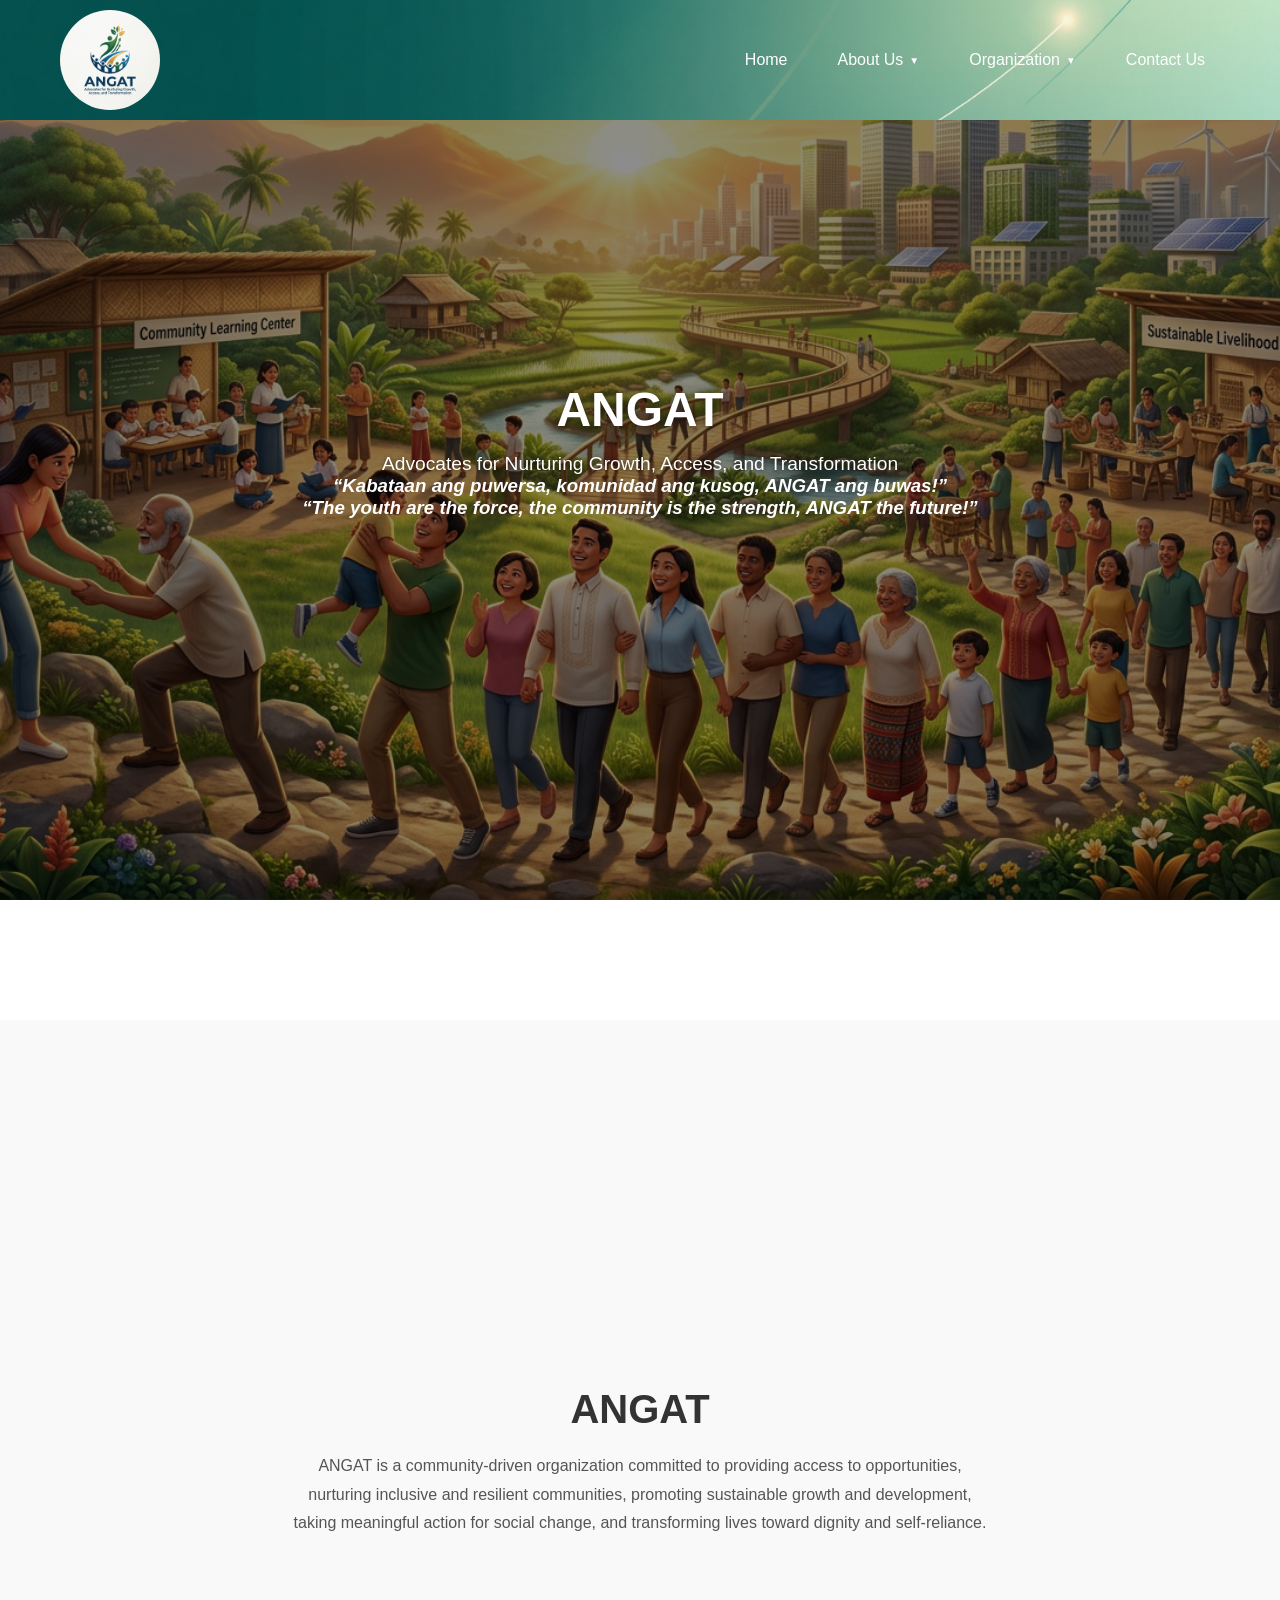
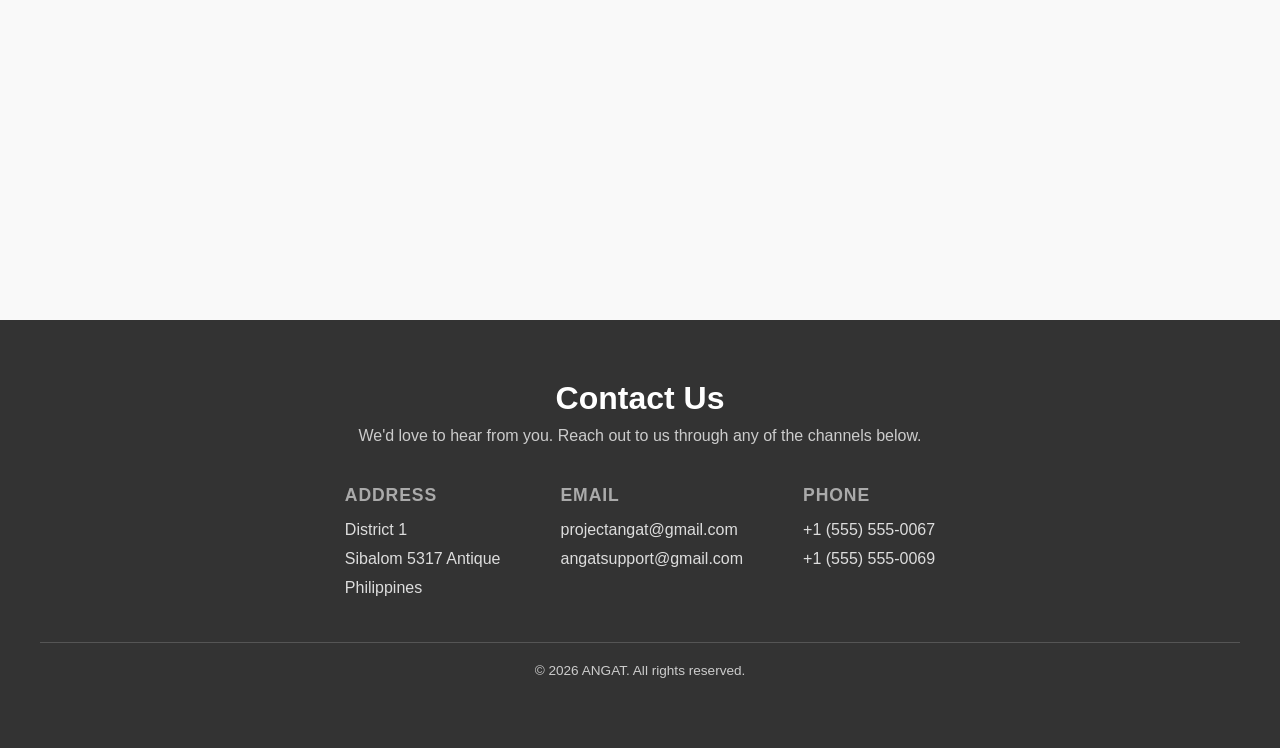
<file: index.html>
<!DOCTYPE html>
<html lang="en">
<head>
    <meta charset="UTF-8">
    <meta name="viewport" content="width=device-width, initial-scale=1.0">
    <title>ANGAT</title>
    <link rel="stylesheet" href="./styles.css">
</head>
<body>

<header>
    <div class="nav-bar">
        <div class="img-nav">
            <img src="assets/logo.jpg" class="logo">
        </div>

        <button class="hamburger" onclick="toggleMobileMenu()" aria-label="Toggle menu">
            <span></span>
            <span></span>
            <span></span>
        </button>

        <nav id="main-nav">
            <ul class="nav-links">
                <li><a href="#home" onclick="closeMobileMenu()">Home</a></li>

                <li class="dropdown">
                    <button class="dropdown-button-nav"
                        onclick="toggleDropdown('about-us-dropdown')">
                        About Us <span class="arrow">&#9660;</span>
                    </button>
                    <div id="about-us-dropdown" class="dropdown-contents">
                        <a href="about_us/mission-vision-objectives/mvo_index.html">Mission, Vision &amp; Objectives</a>
                        <a href="about_us/doctrines-teachings-core_values/dtcv_index.html">Doctrines, Teachings &amp; Core Values</a>
                        <a href="about_us/history/history_index.html">History</a>
                        <a href="about_us/founding_members/founding_members_index.html">Founding Members</a>
                    </div>
                </li>

                <li class="dropdown">
                    <button class="dropdown-button-nav"
                        onclick="toggleDropdown('organization-dropdown')">
                        Organization <span class="arrow">&#9660;</span>
                    </button>
                    <div id="organization-dropdown" class="dropdown-contents">
                        <a href="organization/organization_tree/ot_index.html">Organization Structure</a>
                        <a href="organization/governance-executive_leadership/gel_index.html">Governance &amp; Executive Leadership</a>
                        <a href="organization/operations-administrations/oa_index.html">Operations &amp; Administration</a>
                        <a href="organization/programs-external_engagement/pee_index.html">Programs &amp; External Engagement</a>
                        <a href="organization/research-monitoring-support_services/rmss_index.html">Research, Monitoring &amp; Support Services</a>
                    </div>
                </li>

                <li><a href="#contact" onclick="closeMobileMenu()">Contact Us</a></li>
            </ul>
        </nav>
    </div>
</header>

<!-- HERO (fixed behind page) -->
<div id="hero-home" class="hero">
    <div class="hero-overlay">
        <h2>ANGAT</h2>
        <p>Advocates for Nurturing Growth, Access, and Transformation</p>
        <h3><i>“Kabataan ang puwersa, komunidad ang kusog, ANGAT ang buwas!”</i></h3>
        <h3><i>“The youth are the force, the community is the strength, ANGAT the future!”</i></h3>
    </div>
</div>
<div class="hero-spacer"></div>

<!-- HOME SECTION (slides over hero) -->
<section id="home" class="section home-section">
    <h1>ANGAT</h1>
    <p>ANGAT is a community-driven organization committed to providing access to opportunities, nurturing inclusive and resilient communities, promoting sustainable growth and development, taking meaningful action for social change, and transforming lives toward dignity and self-reliance.</p>
</section>

<!-- FOOTER / CONTACT -->
<footer id="contact" class="footer">
    <div class="footer-inner">
        <h2>Contact Us</h2>
        <p>We'd love to hear from you. Reach out to us through any of the channels below.</p>
        <div class="footer-columns">
            <div class="footer-col">
                <h3>Address</h3>
                <p>District 1<br>Sibalom 5317 Antique<br>Philippines</p>
            </div>
            <div class="footer-col">
                <h3>Email</h3>
                <p>projectangat@gmail.com<br>angatsupport@gmail.com</p>
            </div>
            <div class="footer-col">
                <h3>Phone</h3>
                <p>+1 (555) 555-0067<br>+1 (555) 555-0069</p>
            </div>
        </div>
        <p class="footer-copy">&copy; 2026 ANGAT. All rights reserved.</p>
    </div>
</footer>

<script src="./script.js"></script>
</body>
</html>
</file>
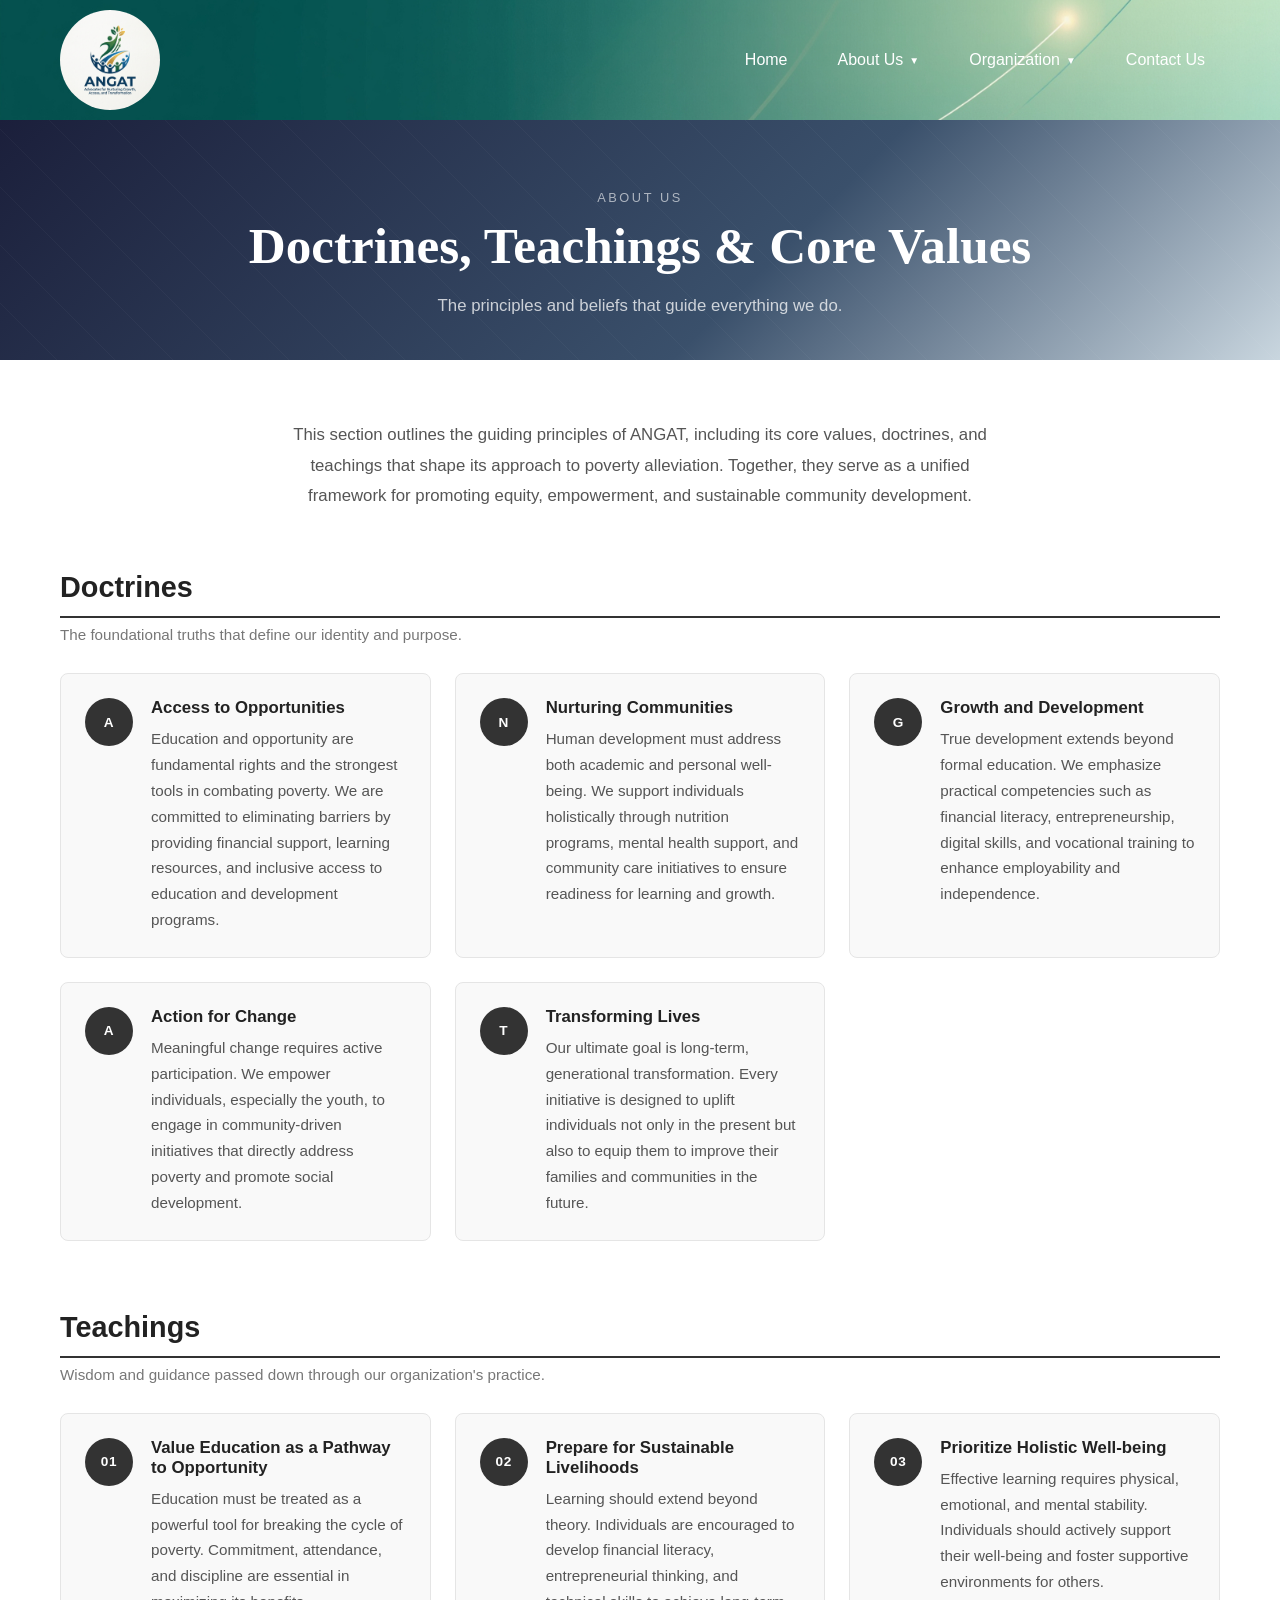
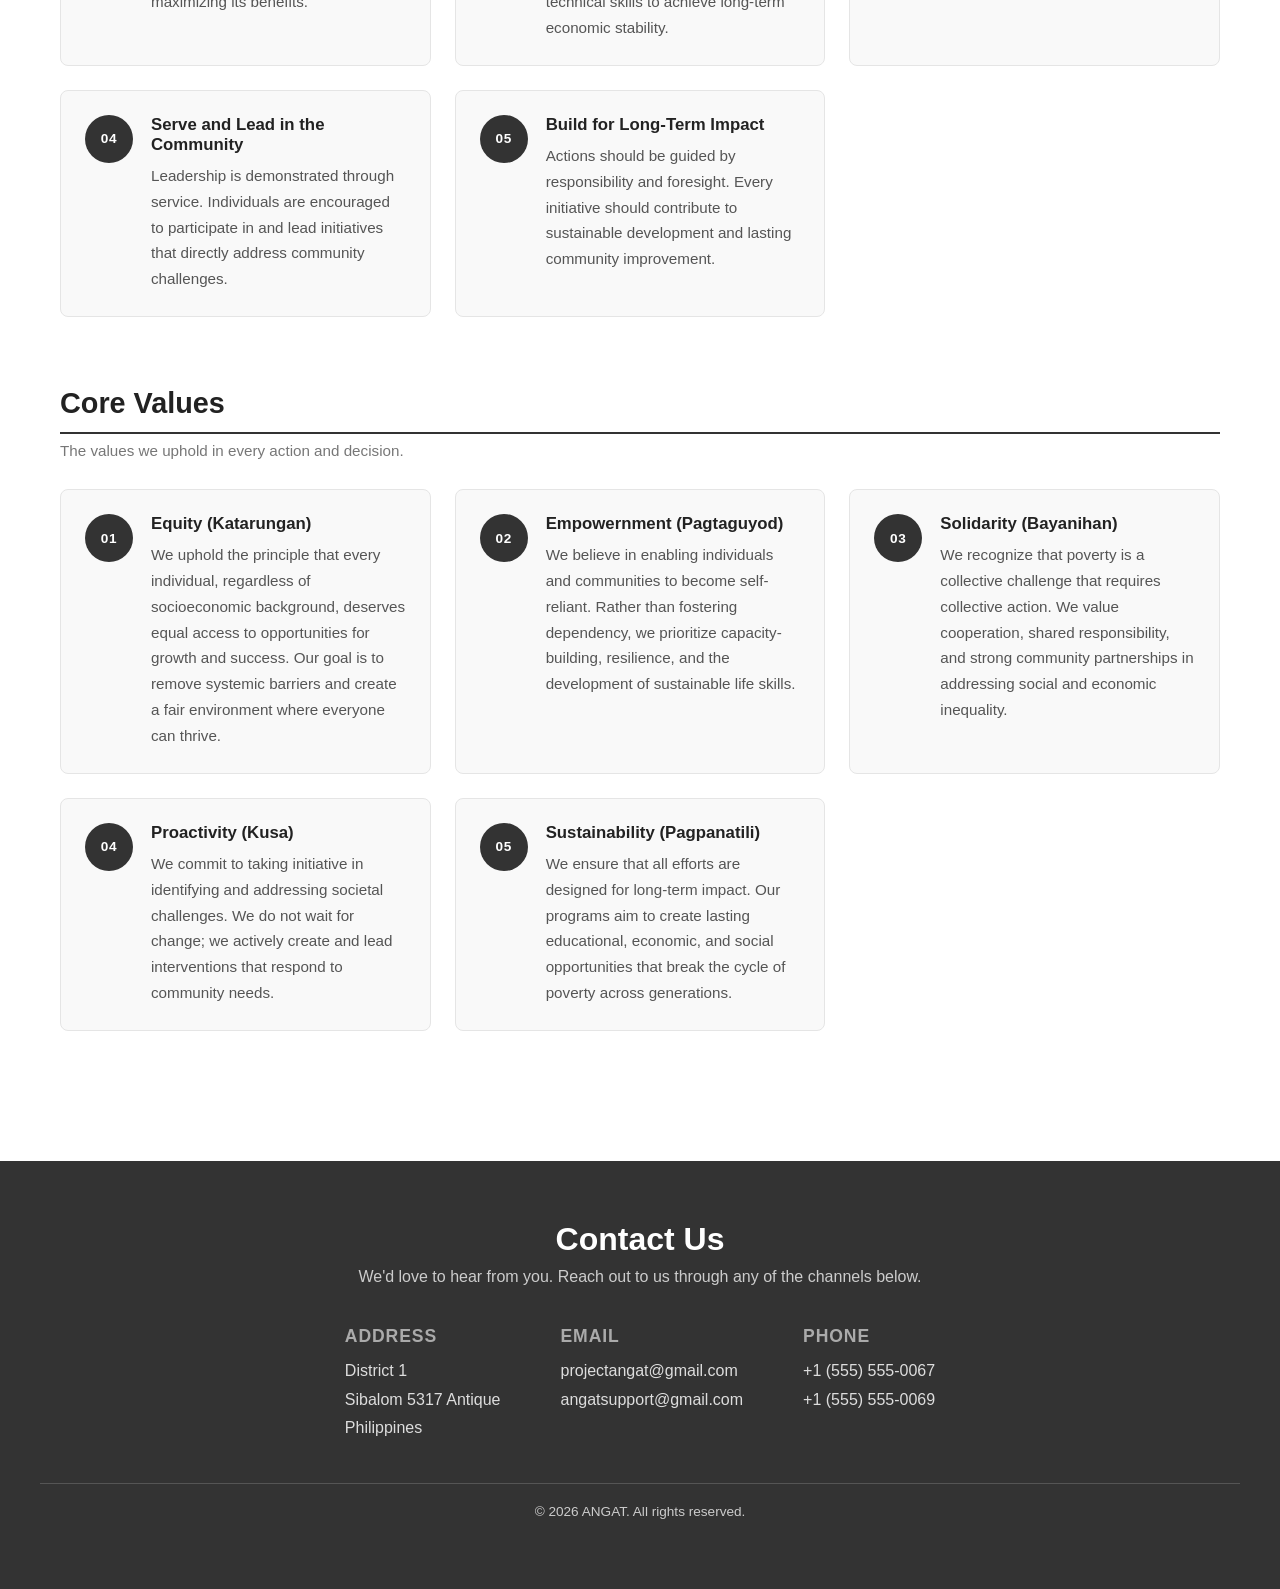
<file: about_us/doctrines-teachings-core_values/dtcv_index.html>
<!DOCTYPE html>
<html lang="en">
<head>
    <meta charset="UTF-8">
    <meta name="viewport" content="width=device-width, initial-scale=1.0">
    <title>Doctrines, Teachings & Core Values – ANGAT</title>
    <link rel="stylesheet" href="dtcv_style.css">
</head>
<body>

<header>
    <div class="nav-bar">
        <div class="img-nav">
            <a href="../../index.html#hero-home">
                <img src="../../assets/logo.jpg" alt="ANGAT Logo">
            </a>
        </div>

        <button class="hamburger" onclick="toggleMobileMenu()" aria-label="Toggle menu">
            <span></span>
            <span></span>
            <span></span>
        </button>

        <nav id="main-nav">
            <ul class="nav-links">
                <li><a href="../../index.html#hero-home" onclick="closeMobileMenu()">Home</a></li>

                <li class="dropdown">
                    <button class="dropdown-button-nav"
                        onclick="toggleDropdown('about-us-dropdown')">
                        About Us <span class="arrow">&#9660;</span>
                    </button>
                    <div id="about-us-dropdown" class="dropdown-contents">
                        <a href="../mission-vision-objectives/mvo_index.html">Mission, Vision &amp; Objectives</a>
                        <a href="dtcv_index.html" class="active">Doctrines, Teachings &amp; Core Values</a>
                        <a href="../history/history_index.html">History</a>
                        <a href="../founding_members/founding_members_index.html">Founding Members</a>
                    </div>
                </li>

                <li class="dropdown">
                    <button class="dropdown-button-nav"
                        onclick="toggleDropdown('organization-dropdown')">
                        Organization <span class="arrow">&#9660;</span>
                    </button>
                    <div id="organization-dropdown" class="dropdown-contents">
                        <a href="../../organization/organization_tree/ot_index.html">Organization Structure</a>
                        <a href="../../organization/governance-executive_leadership/gel_index.html">Governance &amp; Executive Leadership</a>
                        <a href="../../organization/operations-administrations/oa_index.html">Operations &amp; Administration</a>
                        <a href="../../organization/programs-external_engagement/pee_index.html">Programs &amp; External Engagement</a>
                        <a href="../../organization/research-monitoring-support_services/rmss_index.html">Research, Monitoring &amp; Support Services</a>
                    </div>
                </li>

                <li><a href="#contact" onclick="closeMobileMenu()">Contact Us</a></li>
            </ul>
        </nav>
    </div>
</header>

<!-- PAGE BANNER -->
<div class="page-banner">
    <div class="page-banner-inner">
        <p class="page-banner-label">About Us</p>
        <h1>Doctrines, Teachings &amp; Core Values</h1>
        <p class="page-banner-sub">The principles and beliefs that guide everything we do.</p>
    </div>
</div>

<!-- MAIN CONTENT -->
<main class="page-content">

    <section class="dtcv-intro">
        <p>This section outlines the guiding principles of ANGAT, including its core values, doctrines, and teachings that shape its approach to poverty alleviation. Together, they serve as a unified framework for promoting equity, empowerment, and sustainable community development.</p>
    </section>

    <!-- DOCTRINES -->
    <section class="dtcv-section">
        <h2 class="dtcv-section-title">Doctrines</h2>
        <p class="dtcv-section-sub">The foundational truths that define our identity and purpose.</p>
        <div class="dtcv-grid">

            <div class="dtcv-card">
                <div class="dtcv-number">A</div>
                <div class="dtcv-body">
                    <h3>Access to Opportunities</h3>
                    <p>Education and opportunity are fundamental rights and the strongest tools in combating poverty. We are committed to eliminating barriers by providing financial support, learning resources, and inclusive access to education and development programs.</p>
                </div>
            </div>

            <div class="dtcv-card">
                <div class="dtcv-number">N</div>
                <div class="dtcv-body">
                    <h3>Nurturing Communities</h3>
                    <p>Human development must address both academic and personal well-being. We support individuals holistically through nutrition programs, mental health support, and community care initiatives to ensure readiness for learning and growth.</p>
                </div>
            </div>

            <div class="dtcv-card">
                <div class="dtcv-number">G</div>
                <div class="dtcv-body">
                    <h3>Growth and Development</h3>
                    <p>True development extends beyond formal education. We emphasize practical competencies such as financial literacy, entrepreneurship, digital skills, and vocational training to enhance employability and independence.</p>
                </div>
            </div>

            <div class="dtcv-card">
                <div class="dtcv-number">A</div>
                <div class="dtcv-body">
                    <h3>Action for Change</h3>
                    <p>Meaningful change requires active participation. We empower individuals, especially the youth, to engage in community-driven initiatives that directly address poverty and promote social development.</p>
                </div>
            </div>

            <div class="dtcv-card">
                <div class="dtcv-number">T</div>
                <div class="dtcv-body">
                    <h3>Transforming Lives</h3>
                    <p>Our ultimate goal is long-term, generational transformation. Every initiative is designed to uplift individuals not only in the present but also to equip them to improve their families and communities in the future.</p>
                </div>
            </div>

        </div>
    </section>

    <!-- TEACHINGS -->
    <section class="dtcv-section">
        <h2 class="dtcv-section-title">Teachings</h2>
        <p class="dtcv-section-sub">Wisdom and guidance passed down through our organization's practice.</p>
        <div class="dtcv-grid">

            <div class="dtcv-card">
                <div class="dtcv-number">01</div>
                <div class="dtcv-body">
                    <h3>Value Education as a Pathway to Opportunity</h3>
                    <p>Education must be treated as a powerful tool for breaking the cycle of poverty. Commitment, attendance, and discipline are essential in maximizing its benefits.</p>
                </div>
            </div>

            <div class="dtcv-card">
                <div class="dtcv-number">02</div>
                <div class="dtcv-body">
                    <h3>Prepare for Sustainable Livelihoods</h3>
                    <p>Learning should extend beyond theory. Individuals are encouraged to develop financial literacy, entrepreneurial thinking, and technical skills to achieve long-term economic stability.</p>
                </div>
            </div>

            <div class="dtcv-card">
                <div class="dtcv-number">03</div>
                <div class="dtcv-body">
                    <h3>Prioritize Holistic Well-being</h3>
                    <p>Effective learning requires physical, emotional, and mental stability. Individuals should actively support their well-being and foster supportive environments for others.</p>
                </div>
            </div>

            <div class="dtcv-card">
                <div class="dtcv-number">04</div>
                <div class="dtcv-body">
                    <h3>Serve and Lead in the Community</h3>
                    <p>Leadership is demonstrated through service. Individuals are encouraged to participate in and lead initiatives that directly address community challenges.</p>
                </div>
            </div>

            <div class="dtcv-card">
                <div class="dtcv-number">05</div>
                <div class="dtcv-body">
                    <h3>Build for Long-Term Impact</h3>
                    <p>Actions should be guided by responsibility and foresight. Every initiative should contribute to sustainable development and lasting community improvement.</p>
                </div>
            </div>

        </div>
    </section>

    <!-- CORE VALUES -->
    <section class="dtcv-section">
        <h2 class="dtcv-section-title">Core Values</h2>
        <p class="dtcv-section-sub">The values we uphold in every action and decision.</p>
        <div class="dtcv-grid">

            <div class="dtcv-card">
                <div class="dtcv-number">01</div>
                <div class="dtcv-body">
                    <h3>Equity (Katarungan)</h3>
                    <p>We uphold the principle that every individual, regardless of socioeconomic background, deserves equal access to opportunities for growth and success. Our goal is to remove systemic barriers and create a fair environment where everyone can thrive.</p>
                </div>
            </div>

            <div class="dtcv-card">
                <div class="dtcv-number">02</div>
                <div class="dtcv-body">
                    <h3>Empowernment (Pagtaguyod)</h3>
                    <p>We believe in enabling individuals and communities to become self-reliant. Rather than fostering dependency, we prioritize capacity-building, resilience, and the development of sustainable life skills.</p>
                </div>
            </div>

            <div class="dtcv-card">
                <div class="dtcv-number">03</div>
                <div class="dtcv-body">
                    <h3>Solidarity (Bayanihan)</h3>
                    <p>We recognize that poverty is a collective challenge that requires collective action. We value cooperation, shared responsibility, and strong community partnerships in addressing social and economic inequality.</p>
                </div>
            </div>

            <div class="dtcv-card">
                <div class="dtcv-number">04</div>
                <div class="dtcv-body">
                    <h3>Proactivity (Kusa)</h3>
                    <p>We commit to taking initiative in identifying and addressing societal challenges. We do not wait for change; we actively create and lead interventions that respond to community needs.</p>
                </div>
            </div>

            <div class="dtcv-card">
                <div class="dtcv-number">05</div>
                <div class="dtcv-body">
                    <h3>Sustainability (Pagpanatili)</h3>
                    <p>We ensure that all efforts are designed for long-term impact. Our programs aim to create lasting educational, economic, and social opportunities that break the cycle of poverty across generations.</p>
                </div>
            </div>

        </div>
    </section>

</main>

<!-- FOOTER / CONTACT -->
<footer id="contact" class="footer">
    <div class="footer-inner">
        <h2>Contact Us</h2>
        <p>We'd love to hear from you. Reach out to us through any of the channels below.</p>
        <div class="footer-columns">
            <div class="footer-col">
                <h3>Address</h3>
                <p>District 1<br>Sibalom 5317 Antique<br>Philippines</p>
            </div>
            <div class="footer-col">
                <h3>Email</h3>
                <p>projectangat@gmail.com<br>angatsupport@gmail.com</p>
            </div>
            <div class="footer-col">
                <h3>Phone</h3>
                <p>+1 (555) 555-0067<br>+1 (555) 555-0069</p>
            </div>
        </div>
        <p class="footer-copy">&copy; 2026 ANGAT. All rights reserved.</p>
    </div>
</footer>

<script src="dtcv_script.js"></script>
</body>
</html>
</file>
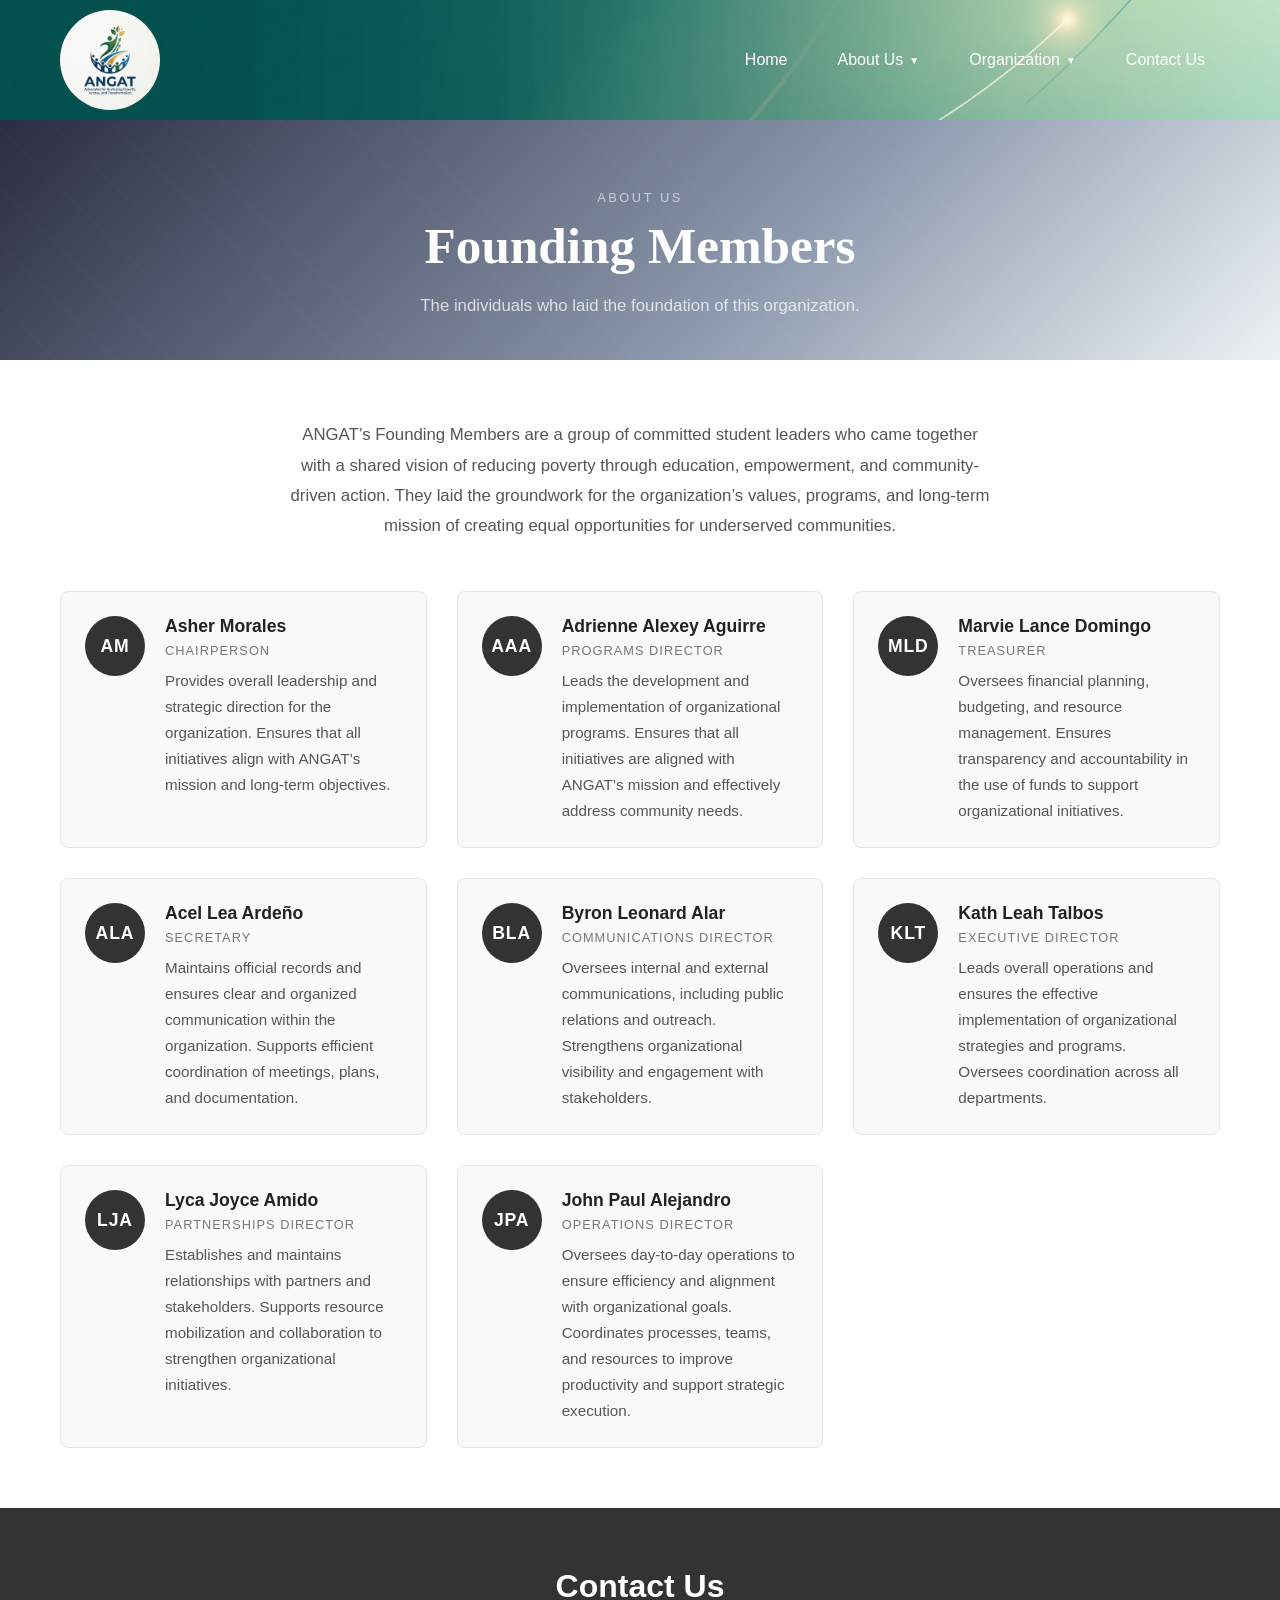
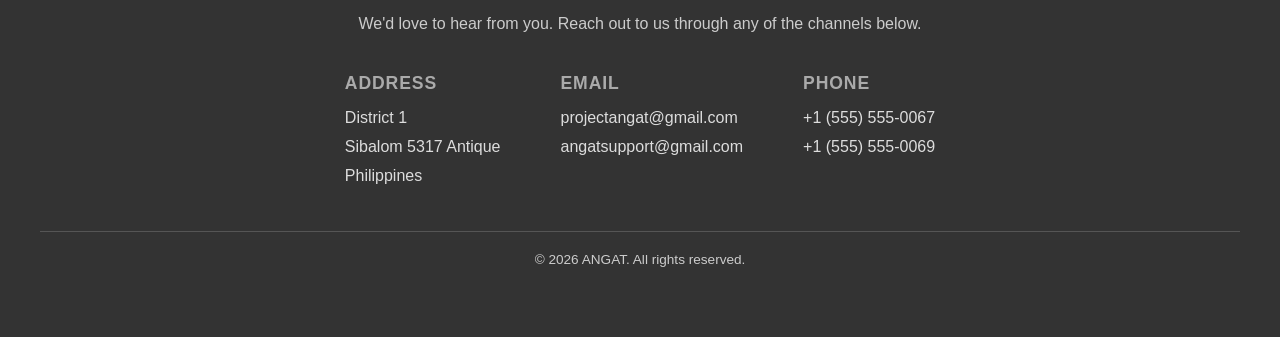
<file: about_us/founding_members/founding_members_index.html>
<!DOCTYPE html>
<html lang="en">
<head>
    <meta charset="UTF-8">
    <meta name="viewport" content="width=device-width, initial-scale=1.0">
    <title>Founding Members – ANGAT</title>
    <link rel="stylesheet" href="founding_members_style.css">
</head>
<body>

<header>
    <div class="nav-bar">
        <div class="img-nav">
            <a href="../../index.html#hero-home">
                <img src="../../assets/logo.jpg" alt="ANGAT Logo">
            </a>
        </div>

        <button class="hamburger" onclick="toggleMobileMenu()" aria-label="Toggle menu">
            <span></span>
            <span></span>
            <span></span>
        </button>

        <nav id="main-nav">
            <ul class="nav-links">
                <li><a href="../../index.html#hero-home" onclick="closeMobileMenu()">Home</a></li>

                <li class="dropdown">
                    <button class="dropdown-button-nav"
                        onclick="toggleDropdown('about-us-dropdown')">
                        About Us <span class="arrow">&#9660;</span>
                    </button>
                    <div id="about-us-dropdown" class="dropdown-contents">
                        <a href="../mission-vision-objectives/mvo_index.html">Mission, Vision &amp; Objectives</a>
                        <a href="../doctrines-teachings-core_values/dtcv_index.html">Doctrines, Teachings &amp; Core Values</a>
                        <a href="../history/history_index.html">History</a>
                        <a href="founding_members_index.html" class="active">Founding Members</a>
                    </div>
                </li>

                <li class="dropdown">
                    <button class="dropdown-button-nav"
                        onclick="toggleDropdown('organization-dropdown')">
                        Organization <span class="arrow">&#9660;</span>
                    </button>
                    <div id="organization-dropdown" class="dropdown-contents">
                        <a href="../../organization/organization_tree/ot_index.html">Organization Structure</a>
                        <a href="../../organization/governance-executive_leadership/gel_index.html">Governance &amp; Executive Leadership</a>
                        <a href="../../organization/operations-administrations/oa_index.html">Operations &amp; Administration</a>
                        <a href="../../organization/programs-external_engagement/pee_index.html">Programs &amp; External Engagement</a>
                        <a href="../../organization/research-monitoring-support_services/rmss_index.html">Research, Monitoring &amp; Support Services</a>
                    </div>
                </li>

                <li><a href="#contact" onclick="closeMobileMenu()">Contact Us</a></li>
            </ul>
        </nav>
    </div>
</header>

<!-- PAGE BANNER -->
<div class="page-banner">
    <div class="page-banner-inner">
        <p class="page-banner-label">About Us</p>
        <h1>Founding Members</h1>
        <p class="page-banner-sub">The individuals who laid the foundation of this organization.</p>
    </div>
</div>

<!-- MAIN CONTENT -->
<main class="page-content">

    <section class="members-intro">
        <p>ANGAT’s Founding Members are a group of committed student leaders who came together with a shared vision of reducing poverty through education, empowerment, and community-driven action. They laid the groundwork for the organization’s values, programs, and long-term mission of creating equal opportunities for underserved communities.</p>
    </section>

    <section class="members-grid">

        <div class="member-card">
            <div class="member-avatar">AM</div>
            <div class="member-info">
                <h3>Asher Morales</h3>
                <span class="member-role">Chairperson</span>
                <p>Provides overall leadership and strategic direction for the organization. Ensures that all initiatives align with ANGAT’s mission and long-term objectives.</p>
            </div>
        </div>

        <div class="member-card">
            <div class="member-avatar">AAA</div>
            <div class="member-info">
                <h3>Adrienne Alexey Aguirre</h3>
                <span class="member-role">Programs Director</span>
                <p>Leads the development and implementation of organizational programs. Ensures that all initiatives are aligned with ANGAT’s mission and effectively address community needs.</p>
            </div>
        </div>

        <div class="member-card">
            <div class="member-avatar">MLD</div>
            <div class="member-info">
                <h3>Marvie Lance Domingo</h3>
                <span class="member-role">Treasurer</span>
                <p>Oversees financial planning, budgeting, and resource management. Ensures transparency and accountability in the use of funds to support organizational initiatives.</p>
            </div>
        </div>

        <div class="member-card">
            <div class="member-avatar">ALA</div>
            <div class="member-info">
                <h3>Acel Lea Ardeño</h3>
                <span class="member-role">Secretary</span>
                <p>Maintains official records and ensures clear and organized communication within the organization. Supports efficient coordination of meetings, plans, and documentation.</p>
            </div>
        </div>

        <div class="member-card">
            <div class="member-avatar">BLA</div>
            <div class="member-info">
                <h3>Byron Leonard Alar</h3>
                <span class="member-role">Communications Director</span>
                <p>Oversees internal and external communications, including public relations and outreach. Strengthens organizational visibility and engagement with stakeholders.</p>
            </div>
        </div>

        <div class="member-card">
            <div class="member-avatar">KLT</div>
            <div class="member-info">
                <h3>Kath Leah Talbos</h3>
                <span class="member-role">Executive Director</span>
                <p>Leads overall operations and ensures the effective implementation of organizational strategies and programs. Oversees coordination across all departments.</p>
            </div>
        </div>

        <div class="member-card">
            <div class="member-avatar">LJA</div>
            <div class="member-info">
                <h3>Lyca Joyce Amido</h3>
                <span class="member-role">Partnerships Director</span>
                <p>Establishes and maintains relationships with partners and stakeholders. Supports resource mobilization and collaboration to strengthen organizational initiatives.</p>
            </div>
        </div>

        <div class="member-card">
            <div class="member-avatar">JPA</div>
            <div class="member-info">
                <h3>John Paul Alejandro</h3>
                <span class="member-role">Operations Director</span>
                <p>Oversees day-to-day operations to ensure efficiency and alignment with organizational goals. Coordinates processes, teams, and resources to improve productivity and support strategic execution.</p>
            </div>
        </div>

    </section>

</main>

<!-- FOOTER / CONTACT -->
<footer id="contact" class="footer">
    <div class="footer-inner">
        <h2>Contact Us</h2>
        <p>We'd love to hear from you. Reach out to us through any of the channels below.</p>
        <div class="footer-columns">
            <div class="footer-col">
                <h3>Address</h3>
                <p>District 1<br>Sibalom 5317 Antique<br>Philippines</p>
            </div>
            <div class="footer-col">
                <h3>Email</h3>
                <p>projectangat@gmail.com<br>angatsupport@gmail.com</p>
            </div>
            <div class="footer-col">
                <h3>Phone</h3>
                <p>+1 (555) 555-0067<br>+1 (555) 555-0069</p>
            </div>
        </div>
        <p class="footer-copy">&copy; 2026 ANGAT. All rights reserved.</p>
    </div>
</footer>

<script src="founding_members_script.js"></script>
</body>
</html>
</file>
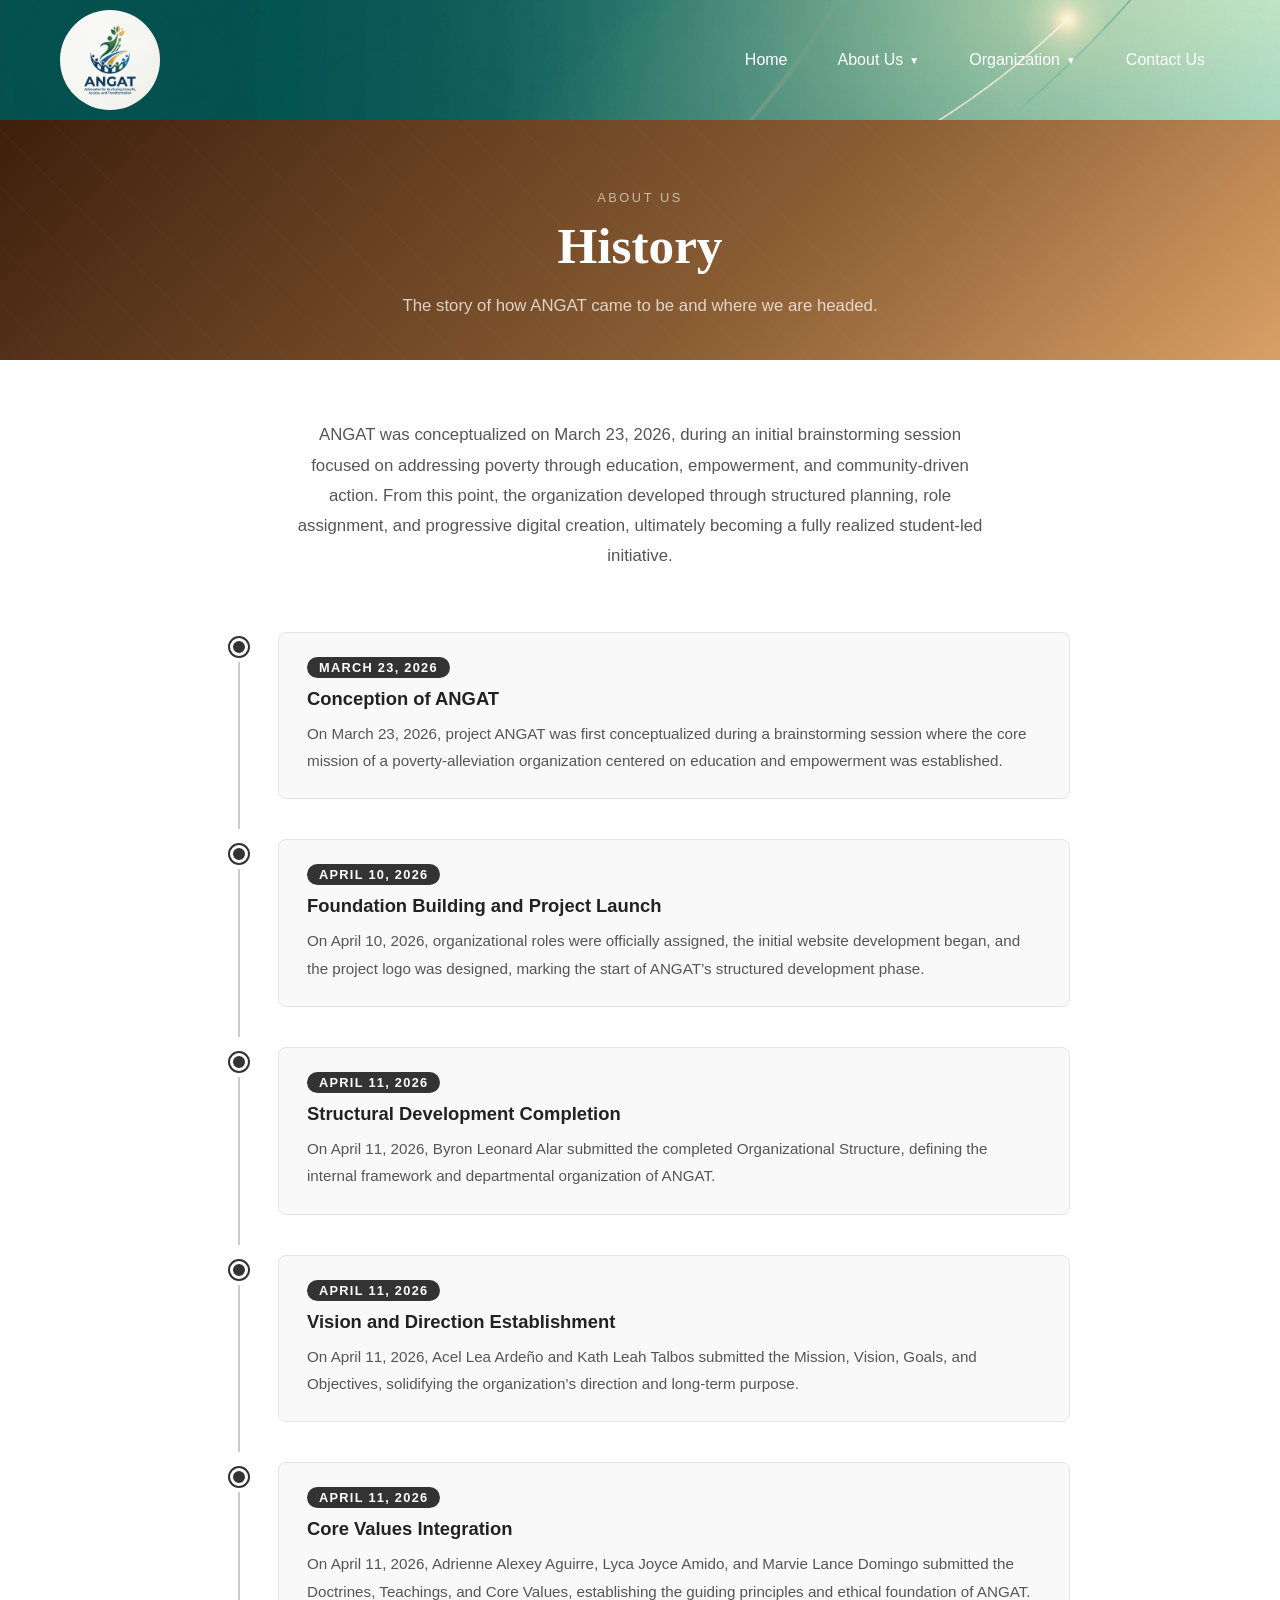
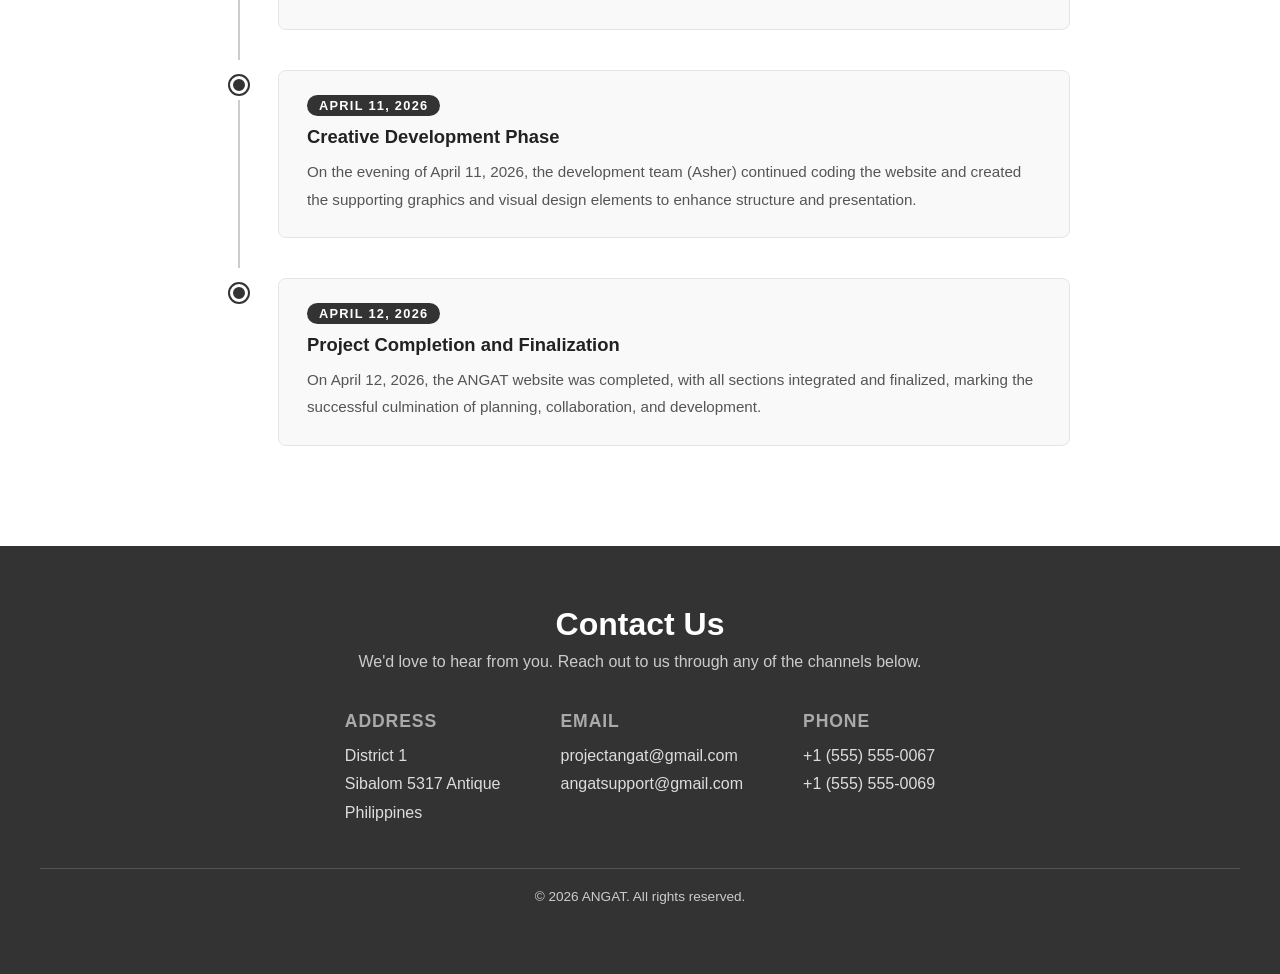
<file: about_us/history/history_index.html>
<!DOCTYPE html>
<html lang="en">
<head>
    <meta charset="UTF-8">
    <meta name="viewport" content="width=device-width, initial-scale=1.0">
    <title>History – ANGAT</title>
    <link rel="stylesheet" href="history_style.css">
</head>
<body>

<header>
    <div class="nav-bar">
        <div class="img-nav">
            <a href="../../index.html#hero-home">
                <img src="../../assets/logo.jpg" alt="ANGAT Logo">
            </a>
        </div>

        <button class="hamburger" onclick="toggleMobileMenu()" aria-label="Toggle menu">
            <span></span>
            <span></span>
            <span></span>
        </button>

        <nav id="main-nav">
            <ul class="nav-links">
                <li><a href="../../index.html#hero-home" onclick="closeMobileMenu()">Home</a></li>

                <li class="dropdown">
                    <button class="dropdown-button-nav"
                        onclick="toggleDropdown('about-us-dropdown')">
                        About Us <span class="arrow">&#9660;</span>
                    </button>
                    <div id="about-us-dropdown" class="dropdown-contents">
                        <a href="../mission-vision-objectives/mvo_index.html">Mission, Vision &amp; Objectives</a>
                        <a href="../doctrines-teachings-core_values/dtcv_index.html">Doctrines, Teachings &amp; Core Values</a>
                        <a href="history_index.html" class="active">History</a>
                        <a href="../founding_members/founding_members_index.html">Founding Members</a>
                    </div>
                </li>

                <li class="dropdown">
                    <button class="dropdown-button-nav"
                        onclick="toggleDropdown('organization-dropdown')">
                        Organization <span class="arrow">&#9660;</span>
                    </button>
                    <div id="organization-dropdown" class="dropdown-contents">
                        <a href="../../organization/organization_tree/ot_index.html">Organization Structure</a>
                        <a href="../../organization/governance-executive_leadership/gel_index.html">Governance &amp; Executive Leadership</a>
                        <a href="../../organization/operations-administrations/oa_index.html">Operations &amp; Administration</a>
                        <a href="../../organization/programs-external_engagement/pee_index.html">Programs &amp; External Engagement</a>
                        <a href="../../organization/research-monitoring-support_services/rmss_index.html">Research, Monitoring &amp; Support Services</a>
                    </div>
                </li>

                <li><a href="#contact" onclick="closeMobileMenu()">Contact Us</a></li>
            </ul>
        </nav>
    </div>
</header>

<!-- PAGE BANNER -->
<div class="page-banner">
    <div class="page-banner-inner">
        <p class="page-banner-label">About Us</p>
        <h1>History</h1>
        <p class="page-banner-sub">The story of how ANGAT came to be and where we are headed.</p>
    </div>
</div>

<!-- MAIN CONTENT -->
<main class="page-content">

    <section class="history-intro">
        <p>ANGAT was conceptualized on March 23, 2026, during an initial brainstorming session focused on addressing poverty through education, empowerment, and community-driven action. From this point, the organization developed through structured planning, role assignment, and progressive digital creation, ultimately becoming a fully realized student-led initiative.</p>
    </section>

    <!-- TIMELINE -->
    <section class="timeline">

        <div class="timeline-item">
            <div class="timeline-marker">
                <div class="timeline-dot"></div>
                <div class="timeline-line"></div>
            </div>
            <div class="timeline-content">
                <span class="timeline-year">March 23, 2026</span>
                <h3>Conception of ANGAT</h3>
                <p>On March 23, 2026, project ANGAT was first conceptualized during a brainstorming session where the core mission of a poverty-alleviation organization centered on education and empowerment was established.</p>
            </div>
        </div>

        <div class="timeline-item">
            <div class="timeline-marker">
                <div class="timeline-dot"></div>
                <div class="timeline-line"></div>
            </div>
            <div class="timeline-content">
                <span class="timeline-year">April 10, 2026</span>
                <h3>Foundation Building and Project Launch</h3>
                <p>On April 10, 2026, organizational roles were officially assigned, the initial website development began, and the project logo was designed, marking the start of ANGAT’s structured development phase.</p>
            </div>
        </div>

        <div class="timeline-item">
            <div class="timeline-marker">
                <div class="timeline-dot"></div>
                <div class="timeline-line"></div>
            </div>
            <div class="timeline-content">
                <span class="timeline-year">April 11, 2026</span>
                <h3>Structural Development Completion</h3>
                <p>On April 11, 2026, Byron Leonard Alar submitted the completed Organizational Structure, defining the internal framework and departmental organization of ANGAT.</p>
            </div>
        </div>

        <div class="timeline-item">
            <div class="timeline-marker">
                <div class="timeline-dot"></div>
                <div class="timeline-line"></div>
            </div>
            <div class="timeline-content">
                <span class="timeline-year">April 11, 2026</span>
                <h3>Vision and Direction Establishment</h3>
                <p>On April 11, 2026, Acel Lea Ardeño and Kath Leah Talbos submitted the Mission, Vision, Goals, and Objectives, solidifying the organization’s direction and long-term purpose.</p>
            </div>
        </div>

        <div class="timeline-item">
            <div class="timeline-marker">
                <div class="timeline-dot"></div>
                <div class="timeline-line"></div>
            </div>
            <div class="timeline-content">
                <span class="timeline-year">April 11, 2026</span>
                <h3>Core Values Integration</h3>
                <p>On April 11, 2026, Adrienne Alexey Aguirre, Lyca Joyce Amido, and Marvie Lance Domingo submitted the Doctrines, Teachings, and Core Values, establishing the guiding principles and ethical foundation of ANGAT.</p>
            </div>
        </div>

        <div class="timeline-item">
            <div class="timeline-marker">
                <div class="timeline-dot"></div>
                <div class="timeline-line"></div>
            </div>
            <div class="timeline-content">
                <span class="timeline-year">April 11, 2026</span>
                <h3>Creative Development Phase</h3>
                <p>On the evening of April 11, 2026, the development team (Asher) continued coding the website and created the supporting graphics and visual design elements to enhance structure and presentation.</p>
            </div>
        </div>

        <div class="timeline-item">
            <div class="timeline-marker">
                <div class="timeline-dot"></div>
                <div class="timeline-line"></div>
            </div>
            <div class="timeline-content">
                <span class="timeline-year">April 12, 2026</span>
                <h3>Project Completion and Finalization</h3>
                <p>On April 12, 2026, the ANGAT website was completed, with all sections integrated and finalized, marking the successful culmination of planning, collaboration, and development.</p>
            </div>
        </div>

    </section>

</main>

<!-- FOOTER / CONTACT -->
<footer id="contact" class="footer">
    <div class="footer-inner">
        <h2>Contact Us</h2>
        <p>We'd love to hear from you. Reach out to us through any of the channels below.</p>
        <div class="footer-columns">
            <div class="footer-col">
                <h3>Address</h3>
                <p>District 1<br>Sibalom 5317 Antique<br>Philippines</p>
            </div>
            <div class="footer-col">
                <h3>Email</h3>
                <p>projectangat@gmail.com<br>angatsupport@gmail.com</p>
            </div>
            <div class="footer-col">
                <h3>Phone</h3>
                <p>+1 (555) 555-0067<br>+1 (555) 555-0069</p>
            </div>
        </div>
        <p class="footer-copy">&copy; 2026 ANGAT. All rights reserved.</p>
    </div>
</footer>

<script src="history_script.js"></script>
</body>
</html>
</file>
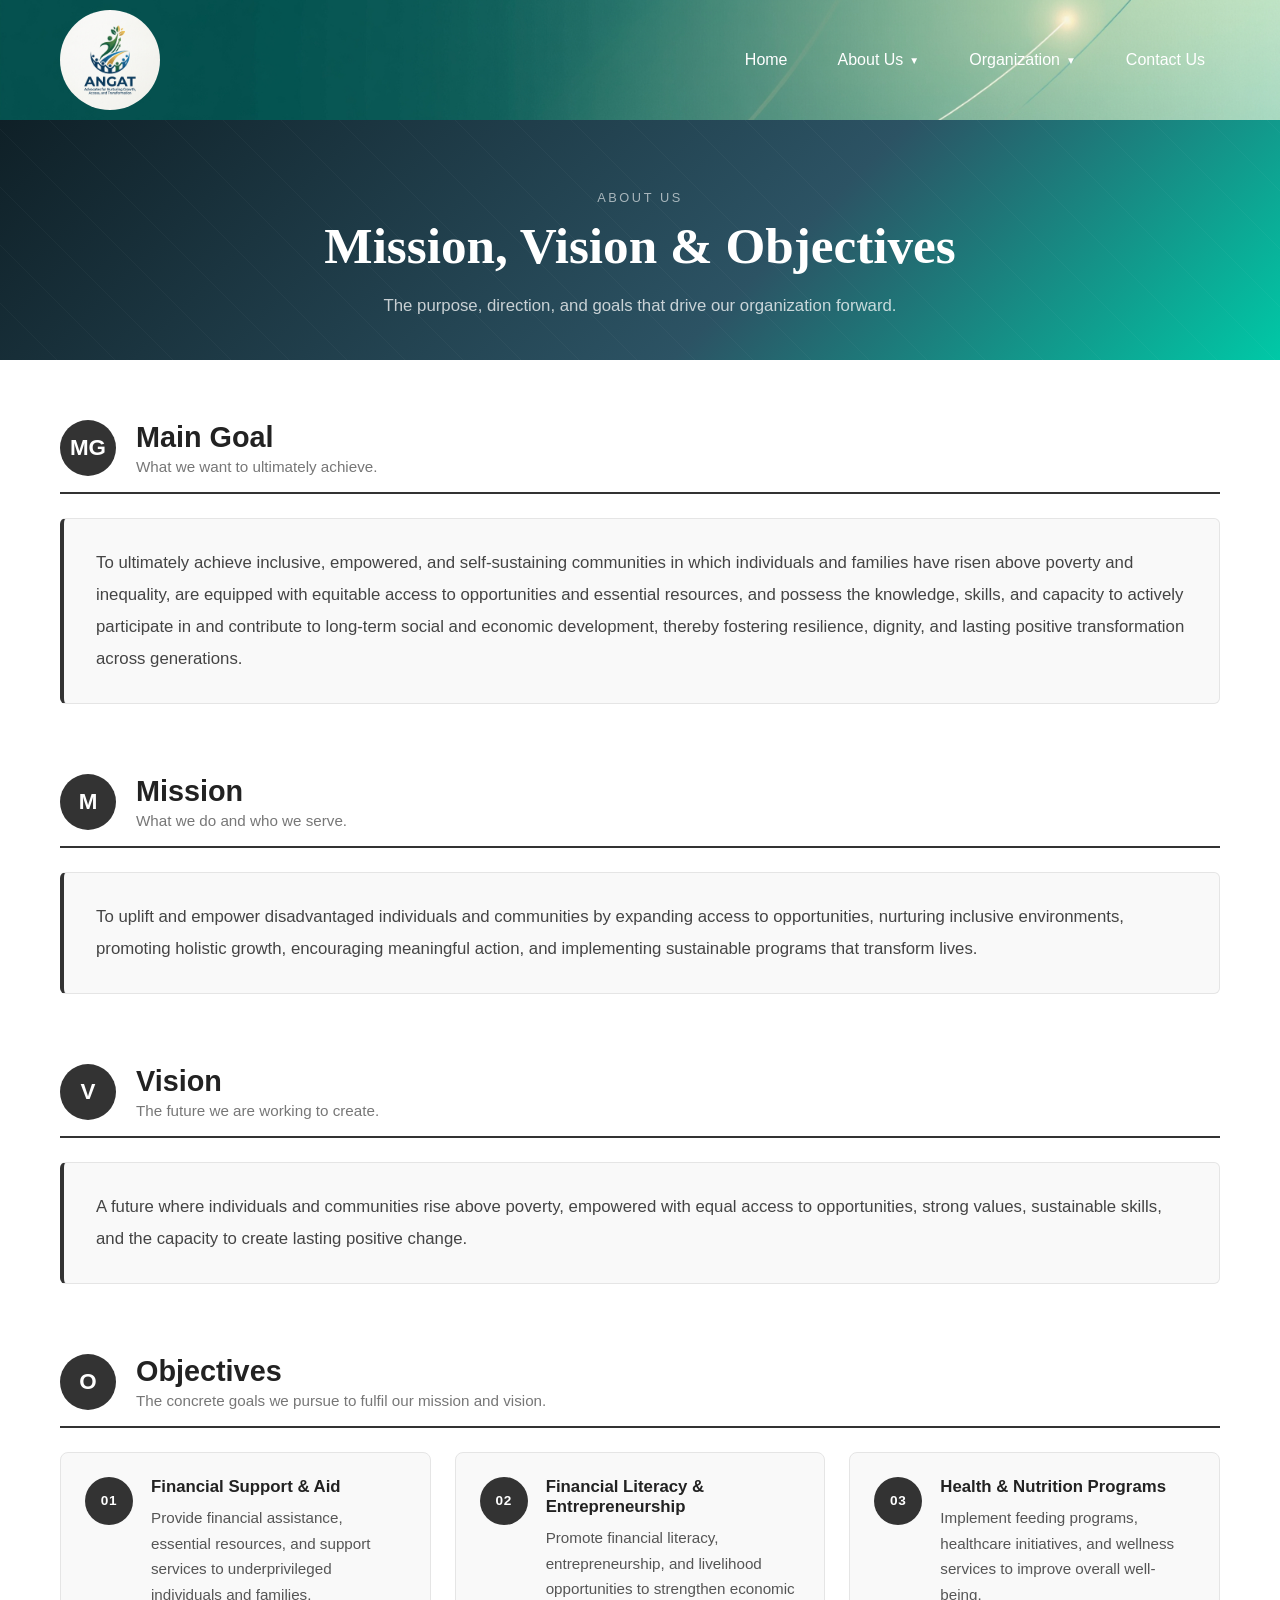
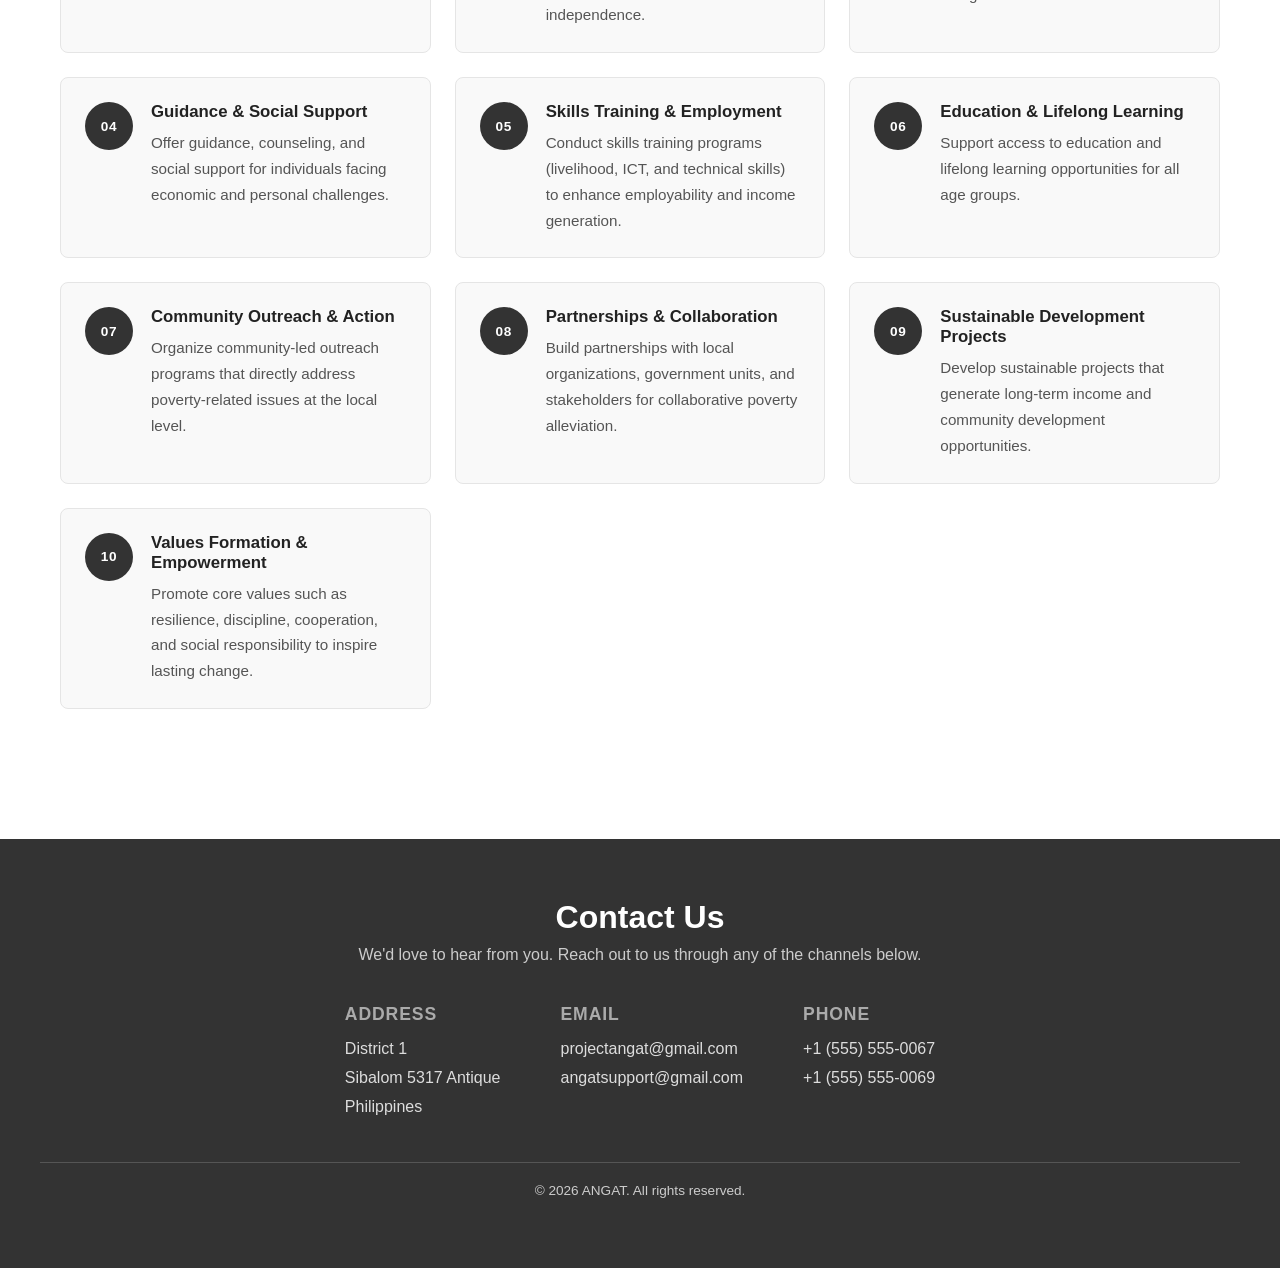
<file: about_us/mission-vision-objectives/mvo_index.html>
<!DOCTYPE html>
<html lang="en">
<head>
    <meta charset="UTF-8">
    <meta name="viewport" content="width=device-width, initial-scale=1.0">
    <title>Mission, Vision & Objectives – ANGAT</title>
    <link rel="stylesheet" href="mvo_style.css">
</head>
<body>

<header>
    <div class="nav-bar">
        <div class="img-nav">
            <a href="../../index.html#hero-home">
                <img src="../../assets/logo.jpg" alt="ANGAT Logo">
            </a>
        </div>

        <button class="hamburger" onclick="toggleMobileMenu()" aria-label="Toggle menu">
            <span></span>
            <span></span>
            <span></span>
        </button>

        <nav id="main-nav">
            <ul class="nav-links">
                <li><a href="../../index.html#hero-home" onclick="closeMobileMenu()">Home</a></li>

                <li class="dropdown">
                    <button class="dropdown-button-nav"
                        onclick="toggleDropdown('about-us-dropdown')">
                        About Us <span class="arrow">&#9660;</span>
                    </button>
                    <div id="about-us-dropdown" class="dropdown-contents">
                        <a href="mvo_index.html" class="active">Mission, Vision &amp; Objectives</a>
                        <a href="../doctrines-teachings-core_values/dtcv_index.html">Doctrines, Teachings &amp; Core Values</a>
                        <a href="../history/history_index.html">History</a>
                        <a href="../founding_members/founding_members_index.html">Founding Members</a>
                    </div>
                </li>

                <li class="dropdown">
                    <button class="dropdown-button-nav"
                        onclick="toggleDropdown('organization-dropdown')">
                        Organization <span class="arrow">&#9660;</span>
                    </button>
                    <div id="organization-dropdown" class="dropdown-contents">
                        <a href="../../organization/organization_tree/ot_index.html">Organization Structure</a>
                        <a href="../../organization/governance-executive_leadership/gel_index.html">Governance &amp; Executive Leadership</a>
                        <a href="../../organization/operations-administrations/oa_index.html">Operations &amp; Administration</a>
                        <a href="../../organization/programs-external_engagement/pee_index.html">Programs &amp; External Engagement</a>
                        <a href="../../organization/research-monitoring-support_services/rmss_index.html">Research, Monitoring &amp; Support Services</a>
                    </div>
                </li>

                <li><a href="#contact" onclick="closeMobileMenu()">Contact Us</a></li>
            </ul>
        </nav>
    </div>
</header>

<!-- PAGE BANNER -->
<div class="page-banner">
    <div class="page-banner-inner">
        <p class="page-banner-label">About Us</p>
        <h1>Mission, Vision &amp; Objectives</h1>
        <p class="page-banner-sub">The purpose, direction, and goals that drive our organization forward.</p>
    </div>
</div>

<!-- MAIN CONTENT -->
<main class="page-content">
    <!-- MAIN GOAL-->
    <section class="mvo-section">
        <div class="mvo-section-header">
            <div class="mvo-icon">MG</div>
            <div>
                <h2 class="mvo-section-title">Main Goal</h2>
                <p class="mvo-section-sub">What we want to ultimately achieve.</p>
            </div>
        </div>
        <div class="mvo-statement">
            <p>To ultimately achieve inclusive, empowered, and self-sustaining communities in which individuals and families have risen above poverty and inequality, are equipped with equitable access to opportunities and essential resources, and possess the knowledge, skills, and capacity to actively participate in and contribute to long-term social and economic development, thereby fostering resilience, dignity, and lasting positive transformation across generations.</p>
        </div>
    </section>

    <!-- MISSION -->
    <section class="mvo-section">
        <div class="mvo-section-header">
            <div class="mvo-icon">M</div>
            <div>
                <h2 class="mvo-section-title">Mission</h2>
                <p class="mvo-section-sub">What we do and who we serve.</p>
            </div>
        </div>
        <div class="mvo-statement">
            <p>To uplift and empower disadvantaged individuals and communities by expanding access to opportunities, nurturing inclusive environments, promoting holistic growth, encouraging meaningful action, and implementing sustainable programs that transform lives.</p>
        </div>
    </section>

    <!-- VISION -->
    <section class="mvo-section">
        <div class="mvo-section-header">
            <div class="mvo-icon">V</div>
            <div>
                <h2 class="mvo-section-title">Vision</h2>
                <p class="mvo-section-sub">The future we are working to create.</p>
            </div>
        </div>
        <div class="mvo-statement">
            <p>A future where individuals and communities rise above poverty, empowered with equal access to opportunities, strong values, sustainable skills, and the capacity to create lasting positive change.</p>
        </div>
    </section>

    <!-- OBJECTIVES -->
    <section class="mvo-section">
        <div class="mvo-section-header">
            <div class="mvo-icon">O</div>
            <div>
                <h2 class="mvo-section-title">Objectives</h2>
                <p class="mvo-section-sub">The concrete goals we pursue to fulfil our mission and vision.</p>
            </div>
        </div>
        <div class="mvo-grid">

            <div class="mvo-card">
                <div class="mvo-number">01</div>
                <div class="mvo-body">
                    <h3>Financial Support & Aid</h3>
                    <p>Provide financial assistance, essential resources, and support services to underprivileged individuals and families.</p>
                </div>
            </div>

            <div class="mvo-card">
                <div class="mvo-number">02</div>
                <div class="mvo-body">
                    <h3>Financial Literacy & Entrepreneurship</h3>
                    <p>Promote financial literacy, entrepreneurship, and livelihood opportunities to strengthen economic independence.</p>
                </div>
            </div>

            <div class="mvo-card">
                <div class="mvo-number">03</div>
                <div class="mvo-body">
                    <h3>Health & Nutrition Programs</h3>
                    <p>Implement feeding programs, healthcare initiatives, and wellness services to improve overall well-being.</p>
                </div>
            </div>

            <div class="mvo-card">
                <div class="mvo-number">04</div>
                <div class="mvo-body">
                    <h3>Guidance & Social Support</h3>
                    <p>Offer guidance, counseling, and social support for individuals facing economic and personal challenges.</p>
                </div>
            </div>

            <div class="mvo-card">
                <div class="mvo-number">05</div>
                <div class="mvo-body">
                    <h3>Skills Training & Employment</h3>
                    <p>Conduct skills training programs (livelihood, ICT, and technical skills) to enhance employability and income generation.</p>
                </div>
            </div>

            <div class="mvo-card">
                <div class="mvo-number">06</div>
                <div class="mvo-body">
                    <h3>Education & Lifelong Learning</h3>
                    <p>Support access to education and lifelong learning opportunities for all age groups.</p>
                </div>
            </div>

            <div class="mvo-card">
                <div class="mvo-number">07</div>
                <div class="mvo-body">
                    <h3>Community Outreach & Action</h3>
                    <p>Organize community-led outreach programs that directly address poverty-related issues at the local level.</p>
                </div>
            </div>

            <div class="mvo-card">
                <div class="mvo-number">08</div>
                <div class="mvo-body">
                    <h3>Partnerships & Collaboration</h3>
                    <p>Build partnerships with local organizations, government units, and stakeholders for collaborative poverty alleviation.</p>
                </div>
            </div>

            <div class="mvo-card">
                <div class="mvo-number">09</div>
                <div class="mvo-body">
                    <h3>Sustainable Development Projects</h3>
                    <p>Develop sustainable projects that generate long-term income and community development opportunities.</p>
                </div>
            </div>

            <div class="mvo-card">
                <div class="mvo-number">10</div>
                <div class="mvo-body">
                    <h3>Values Formation & Empowerment</h3>
                    <p>Promote core values such as resilience, discipline, cooperation, and social responsibility to inspire lasting change.</p>
                </div>
            </div>
        </div>
    </section>

</main>

<!-- FOOTER / CONTACT -->
<footer id="contact" class="footer">
    <div class="footer-inner">
        <h2>Contact Us</h2>
        <p>We'd love to hear from you. Reach out to us through any of the channels below.</p>
        <div class="footer-columns">
            <div class="footer-col">
                <h3>Address</h3>
                <p>District 1<br>Sibalom 5317 Antique<br>Philippines</p>
            </div>
            <div class="footer-col">
                <h3>Email</h3>
                <p>projectangat@gmail.com<br>angatsupport@gmail.com</p>
            </div>
            <div class="footer-col">
                <h3>Phone</h3>
                <p>+1 (555) 555-0067<br>+1 (555) 555-0069</p>
            </div>
        </div>
        <p class="footer-copy">&copy; 2026 ANGAT. All rights reserved.</p>
    </div>
</footer>

<script src="mvo_script.js"></script>
</body>
</html>
</file>
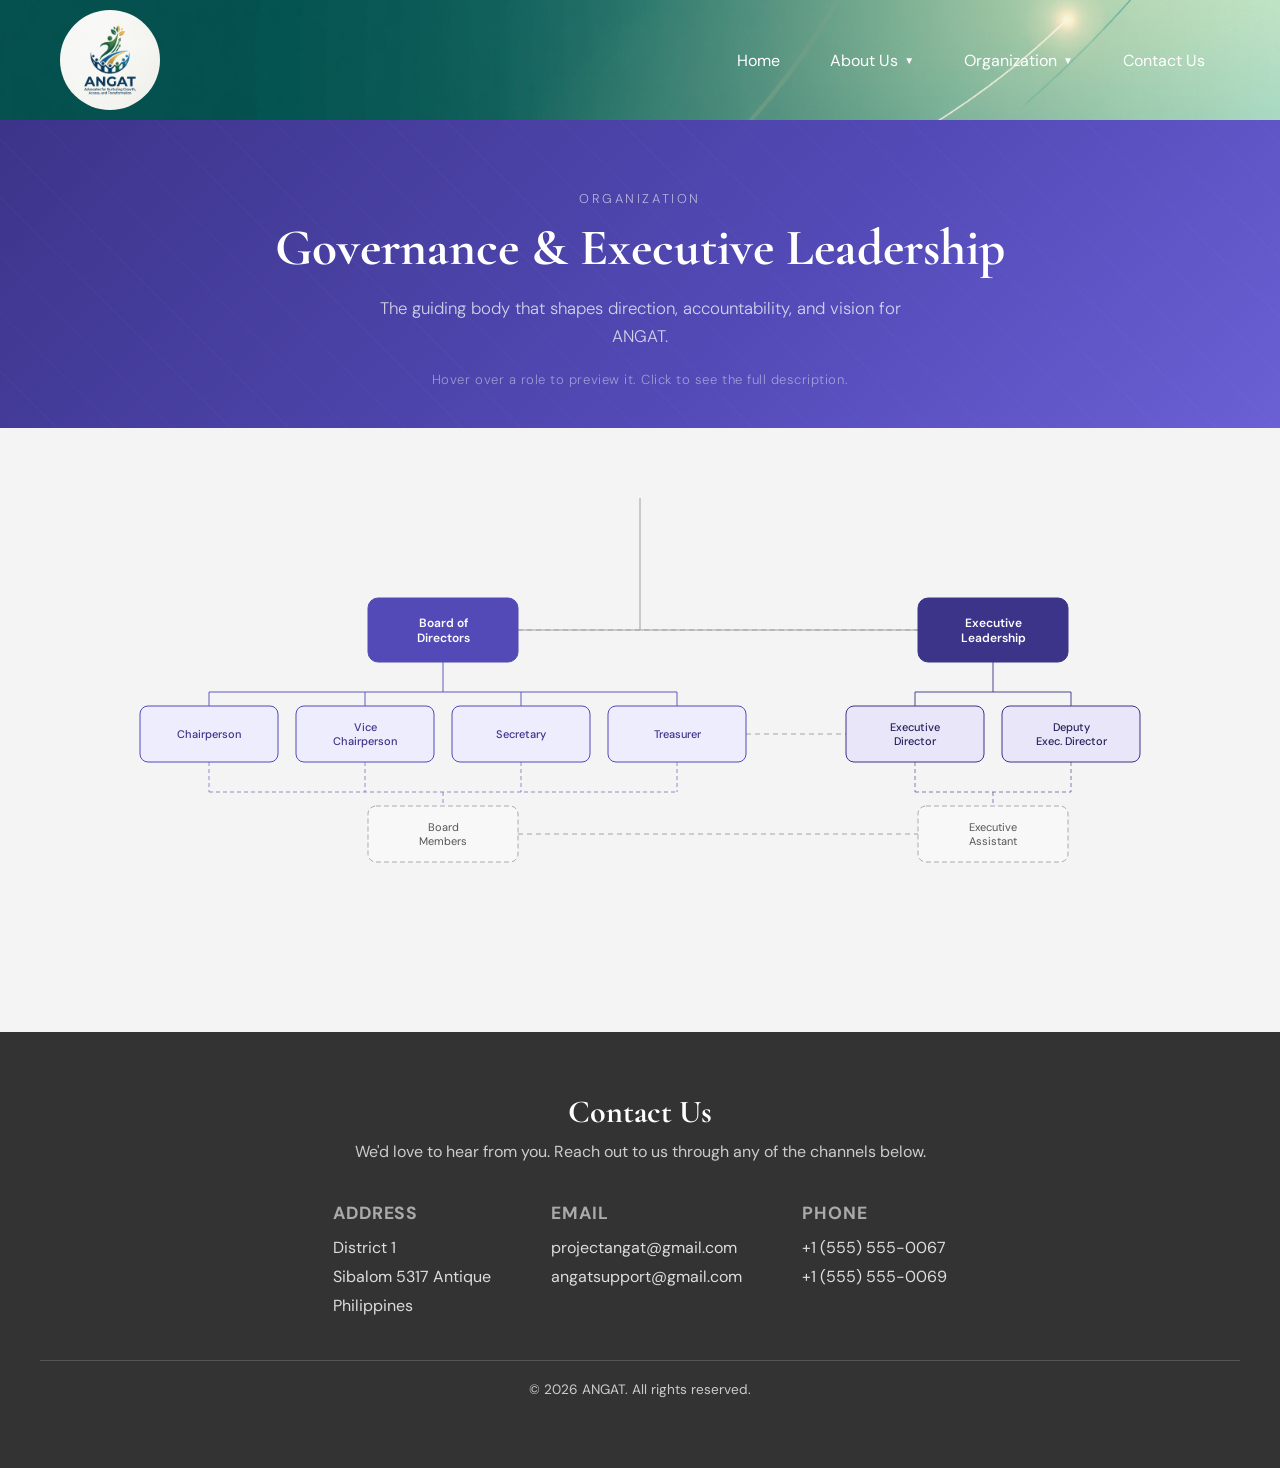
<file: organization/governance-executive_leadership/gel_index.html>
<!DOCTYPE html>
<html lang="en">
<head>
    <meta charset="UTF-8">
    <meta name="viewport" content="width=device-width, initial-scale=1.0">
    <title>Governance &amp; Executive Leadership – ANGAT</title>
    <link rel="preconnect" href="https://fonts.googleapis.com">
    <link rel="preconnect" href="https://fonts.gstatic.com" crossorigin>
    <link href="https://fonts.googleapis.com/css2?family=Cormorant+Garamond:wght@400;600;700&family=DM+Sans:wght@300;400;500&display=swap" rel="stylesheet">
    <link rel="stylesheet" href="gel_style.css">
</head>
<body>

<header>
    <div class="nav-bar">
        <div class="img-nav">
            <a href="../../index.html#hero-home">
                <img src="../../assets/logo.jpg" alt="ANGAT Logo">
            </a>
        </div>

        <button class="hamburger" onclick="toggleMobileMenu()" aria-label="Toggle menu">
            <span></span>
            <span></span>
            <span></span>
        </button>

        <nav id="main-nav">
            <ul class="nav-links">
                <li><a href="../../index.html#hero-home" onclick="closeMobileMenu()">Home</a></li>

                <li class="dropdown">
                    <button class="dropdown-button-nav" onclick="toggleDropdown('about-us-dropdown')">
                        About Us <span class="arrow">&#9660;</span>
                    </button>
                    <div id="about-us-dropdown" class="dropdown-contents">
                        <a href="../../about_us/mission-vision-objectives/mvo_index.html">Mission, Vision &amp; Objectives</a>
                        <a href="../../about_us/doctrines-teachings-core_values/dtcv_index.html">Doctrines, Teachings &amp; Core Values</a>
                        <a href="../../about_us/history/history_index.html">History</a>
                        <a href="../../about_us/founding_members/founding_members_index.html">Founding Members</a>
                    </div>
                </li>

                <li class="dropdown">
                    <button class="dropdown-button-nav" onclick="toggleDropdown('organization-dropdown')">
                        Organization <span class="arrow">&#9660;</span>
                    </button>
                    <div id="organization-dropdown" class="dropdown-contents">
                        <a href="../organization_tree/ot_index.html">Organizational Structure</a>
                        <a href="gel_index.html" class="active">Governance &amp; Executive Leadership</a>
                        <a href="../operations-administrations/oa_index.html">Operations &amp; Administration</a>
                        <a href="../programs-external_engagement/pee_index.html">Programs &amp; External Engagement</a>
                        <a href="../research-monitoring-support_services/rmss_index.html">Research, Monitoring &amp; Support Services</a>
                    </div>
                </li>

                <li><a href="#contact" onclick="closeMobileMenu()">Contact Us</a></li>
            </ul>
        </nav>
    </div>
</header>

<!-- PAGE BANNER -->
<div class="page-banner">
    <div class="page-banner-inner">
        <p class="page-banner-label">Organization</p>
        <h1>Governance &amp; Executive Leadership</h1>
        <p class="page-banner-sub">The guiding body that shapes direction, accountability, and vision for ANGAT.</p>
        <p class="chart-hint">Hover over a role to preview it. Click to see the full description.</p>
    </div>
</div>

<main class="page-content">
    <div class="chart-wrapper">
        <svg id="gel-chart" style="display:block;overflow:visible;"></svg>
    </div>

    <!-- Detail panel (fixed structure to match HTML 2) -->
    <div id="detail-panel" class="detail-panel" aria-hidden="true">
        <div class="detail-panel-stripe"></div>
        <button class="detail-close" id="detail-close" aria-label="Close panel">&#10005;</button>
        <div class="detail-panel-body">
            <div class="detail-tag" id="detail-tag"></div>
            <h2 class="detail-title" id="detail-title"></h2>
            <div class="detail-divider"></div>
            <p class="detail-desc" id="detail-desc"></p>
            <div class="detail-divider"></div>
            <div class="detail-holder-wrap" id="detail-holder-wrap"></div>
        </div>
    </div>

    <div id="panel-overlay" class="panel-overlay"></div>
</main>

<!-- Tooltip (renamed structure stays GEL-specific) -->
<div id="gel-tooltip" class="gel-tooltip" role="tooltip" aria-hidden="true"></div>

<footer id="contact" class="footer">
    <div class="footer-inner">
        <h2>Contact Us</h2>
        <p>We'd love to hear from you. Reach out to us through any of the channels below.</p>
        <div class="footer-columns">
            <div class="footer-col">
                <h3>Address</h3>
                <p>District 1<br>Sibalom 5317 Antique<br>Philippines</p>
            </div>
            <div class="footer-col">
                <h3>Email</h3>
                <p>projectangat@gmail.com<br>angatsupport@gmail.com</p>
            </div>
            <div class="footer-col">
                <h3>Phone</h3>
                <p>+1 (555) 555-0067<br>+1 (555) 555-0069</p>
            </div>
        </div>
        <p class="footer-copy">&copy; 2026 ANGAT. All rights reserved.</p>
    </div>
</footer>

<script src="gel_script.js"></script>
</body>
</html>
</file>
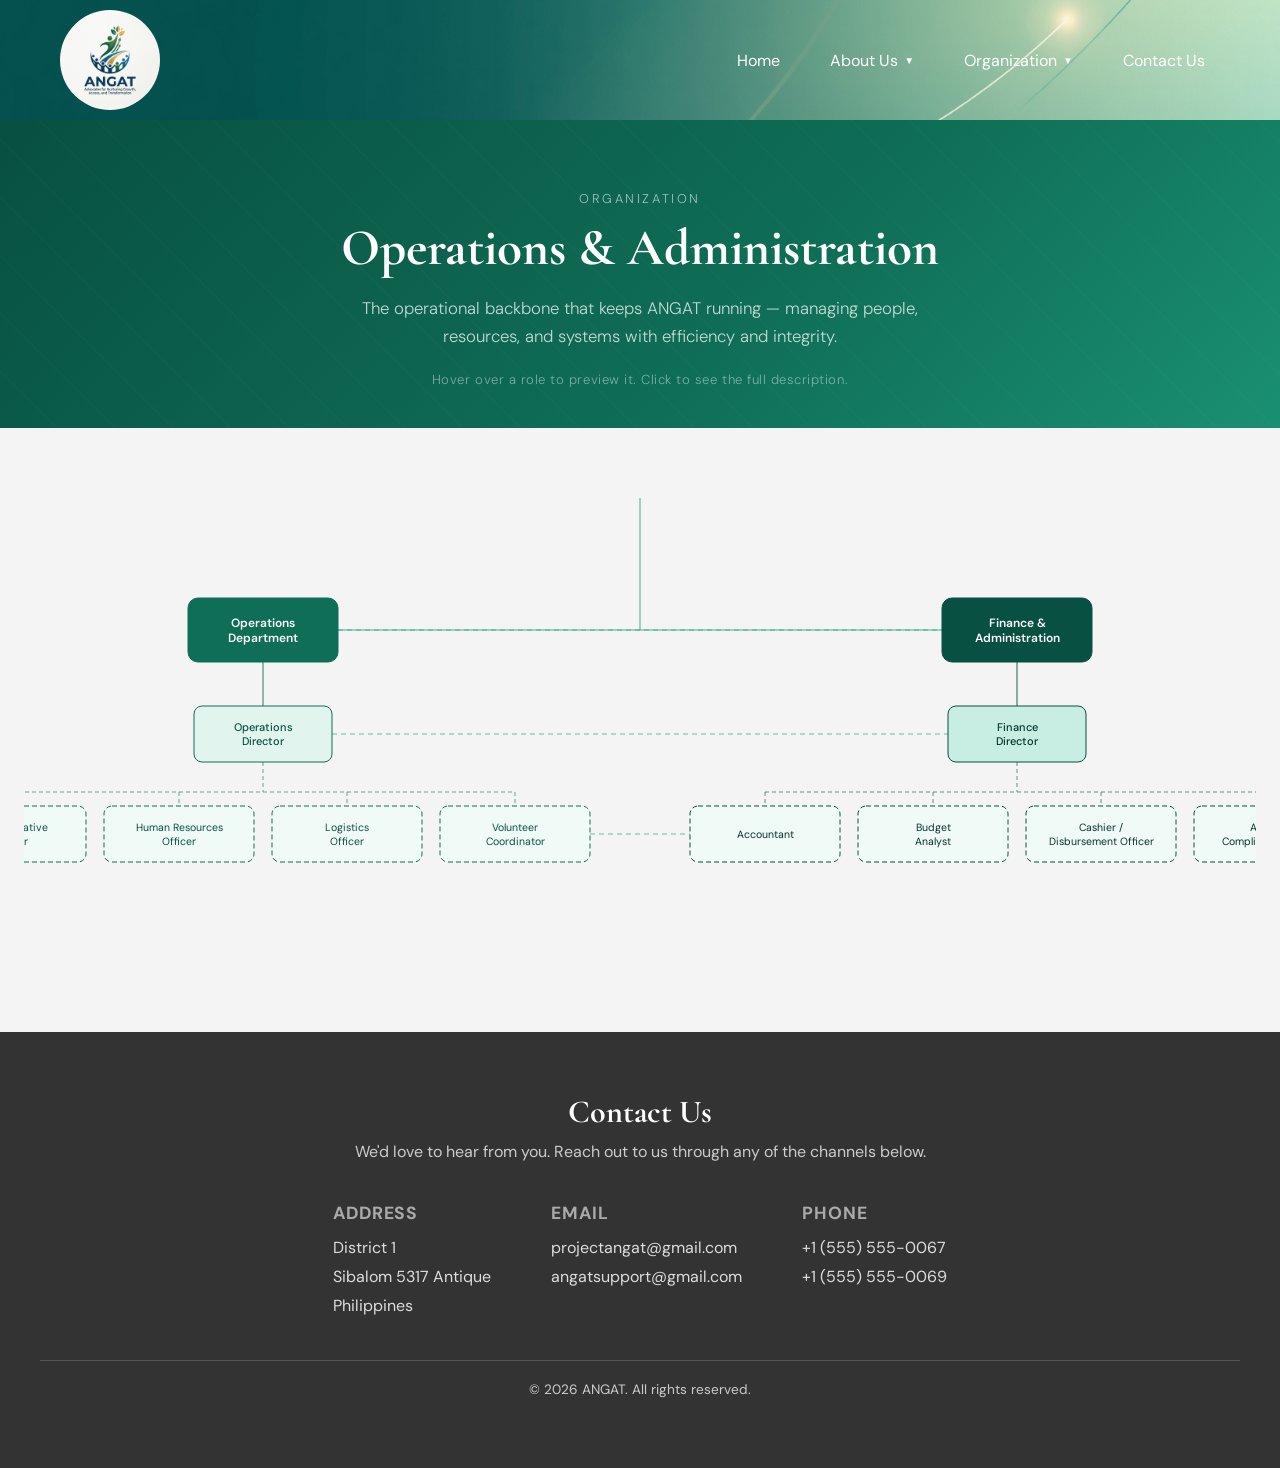
<file: organization/operations-administrations/oa_index.html>
<!DOCTYPE html>
<html lang="en">
<head>
    <meta charset="UTF-8">
    <meta name="viewport" content="width=device-width, initial-scale=1.0">
    <title>Operations &amp; Administration – ANGAT</title>
    <link rel="preconnect" href="https://fonts.googleapis.com">
    <link rel="preconnect" href="https://fonts.gstatic.com" crossorigin>
    <link href="https://fonts.googleapis.com/css2?family=Cormorant+Garamond:wght@400;600;700&family=DM+Sans:wght@300;400;500&display=swap" rel="stylesheet">
    <link rel="stylesheet" href="oa_style.css">
</head>
<body>

<header>
    <div class="nav-bar">
        <div class="img-nav">
            <a href="../../index.html#hero-home">
                <img src="../../assets/logo.jpg" alt="ANGAT Logo">
            </a>
        </div>

        <button class="hamburger" onclick="toggleMobileMenu()" aria-label="Toggle menu">
            <span></span>
            <span></span>
            <span></span>
        </button>

        <nav id="main-nav">
            <ul class="nav-links">
                <li><a href="../../index.html#hero-home" onclick="closeMobileMenu()">Home</a></li>

                <li class="dropdown">
                    <button class="dropdown-button-nav" onclick="toggleDropdown('about-us-dropdown')">
                        About Us <span class="arrow">&#9660;</span>
                    </button>
                    <div id="about-us-dropdown" class="dropdown-contents">
                        <a href="../../about_us/mission-vision-objectives/mvo_index.html">Mission, Vision &amp; Objectives</a>
                        <a href="../../about_us/doctrines-teachings-core_values/dtcv_index.html">Doctrines, Teachings &amp; Core Values</a>
                        <a href="../../about_us/history/history_index.html">History</a>
                        <a href="../../about_us/founding_members/founding_members_index.html">Founding Members</a>
                    </div>
                </li>

                <li class="dropdown">
                    <button class="dropdown-button-nav" onclick="toggleDropdown('organization-dropdown')">
                        Organization <span class="arrow">&#9660;</span>
                    </button>
                    <div id="organization-dropdown" class="dropdown-contents">
                        <a href="../organization_tree/ot_index.html">Organizational Structure</a>
                        <a href="../governance-executive_leadership/gel_index.html">Governance &amp; Executive Leadership</a>
                        <a href="oa_index.html" class="active">Operations &amp; Administration</a>
                        <a href="../programs-external_engagement/pee_index.html">Programs &amp; External Engagement</a>
                        <a href="../research-monitoring-support_services/rmss_index.html">Research, Monitoring &amp; Support Services</a>
                    </div>
                </li>

                <li><a href="#contact" onclick="closeMobileMenu()">Contact Us</a></li>
            </ul>
        </nav>
    </div>
</header>

<!-- PAGE BANNER -->
<div class="page-banner">
    <div class="page-banner-inner">
        <p class="page-banner-label">Organization</p>
        <h1>Operations &amp; Administration</h1>
        <p class="page-banner-sub">The operational backbone that keeps ANGAT running — managing people, resources, and systems with efficiency and integrity.</p>
        <p class="chart-hint">Hover over a role to preview it. Click to see the full description.</p>
    </div>
</div>

<main class="page-content">
    <div class="chart-wrapper">
        <svg id="oa-chart" style="display:block;overflow:visible;"></svg>
    </div>

    <!-- Detail panel -->
    <div id="detail-panel" class="detail-panel" aria-hidden="true">
        <div class="detail-panel-stripe"></div>
        <button class="detail-close" id="detail-close" aria-label="Close panel">&#10005;</button>
        <div class="detail-panel-body">
            <div class="detail-tag"      id="detail-tag"></div>
            <h2 class="detail-title"     id="detail-title"></h2>
            <div class="detail-divider"></div>
            <p class="detail-desc"       id="detail-desc"></p>
            <div class="detail-divider"></div>
            <div class="detail-holder-wrap" id="detail-holder-wrap"></div>
        </div>
    </div>
    <div id="panel-overlay" class="panel-overlay"></div>
</main>

<div id="oa-tooltip" class="oa-tooltip" role="tooltip" aria-hidden="true"></div>

<footer id="contact" class="footer">
    <div class="footer-inner">
        <h2>Contact Us</h2>
        <p>We'd love to hear from you. Reach out to us through any of the channels below.</p>
        <div class="footer-columns">
            <div class="footer-col">
                <h3>Address</h3>
                <p>District 1<br>Sibalom 5317 Antique<br>Philippines</p>
            </div>
            <div class="footer-col">
                <h3>Email</h3>
                <p>projectangat@gmail.com<br>angatsupport@gmail.com</p>
            </div>
            <div class="footer-col">
                <h3>Phone</h3>
                <p>+1 (555) 555-0067<br>+1 (555) 555-0069</p>
            </div>
        </div>
        <p class="footer-copy">&copy; 2026 ANGAT. All rights reserved.</p>
    </div>
</footer>

<script src="oa_script.js"></script>
</body>
</html>
</file>
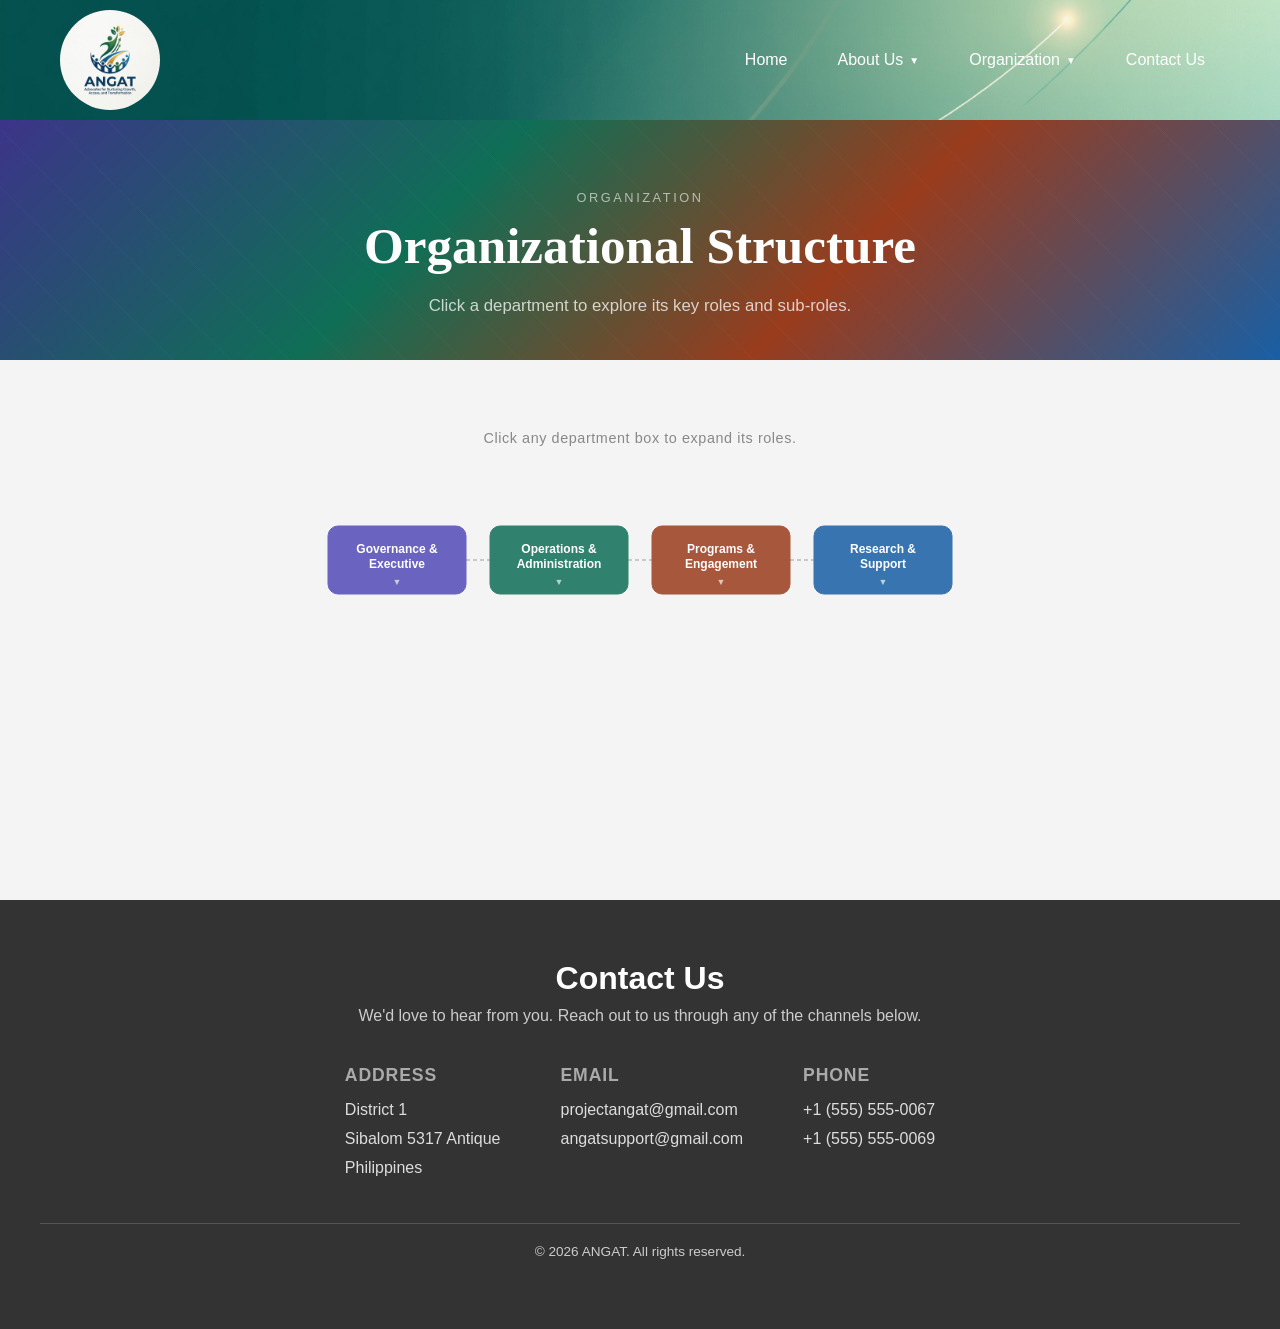
<file: organization/organization_tree/ot_index.html>
<!DOCTYPE html>
<html lang="en">
<head>
    <meta charset="UTF-8">
    <meta name="viewport" content="width=device-width, initial-scale=1.0">
    <title>Organizational Structure – ANGAT</title>
    <link rel="stylesheet" href="ot_style.css">
</head>
<body>

<header>
    <div class="nav-bar">
        <div class="img-nav">
            <a href="../../index.html">
                <img src="../../assets/logo.jpg" alt="ANGAT Logo">
            </a>
        </div>

        <button class="hamburger" onclick="toggleMobileMenu()" aria-label="Toggle menu">
            <span></span>
            <span></span>
            <span></span>
        </button>

        <nav id="main-nav">
            <ul class="nav-links">
                <li><a href="../index.html#home" onclick="closeMobileMenu()">Home</a></li>

                <li class="dropdown">
                    <button class="dropdown-button-nav" onclick="toggleDropdown('about-us-dropdown')">
                        About Us <span class="arrow">&#9660;</span>
                    </button>
                    <div id="about-us-dropdown" class="dropdown-contents">
                        <a href="../about_us/mvo/mvo_index.html">Mission, Vision &amp; Objectives</a>
                        <a href="../about_us/dtcv/dtcv_index.html">Doctrines, Teachings &amp; Core Values</a>
                        <a href="../about_us/founders/founders_index.html">Founders</a>
                        <a href="../about_us/history/history_index.html">History</a>
                        <a href="../about_us/founding_members/founding_members_index.html">Founding Members</a>
                    </div>
                </li>

                <li class="dropdown">
                    <button class="dropdown-button-nav" onclick="toggleDropdown('organization-dropdown')">
                        Organization <span class="arrow">&#9660;</span>
                    </button>
                    <div id="organization-dropdown" class="dropdown-contents">
                        <a href="ot_index.html" class="active">Organizational Structure</a>
                        <a href="governance/governance_index.html">Governance &amp; Executive Leadership</a>
                        <a href="operations/operations_index.html">Operations &amp; Administration</a>
                        <a href="programs/programs_index.html">Programs &amp; External Engagement</a>
                        <a href="research/research_index.html">Research, Monitoring &amp; Support Services</a>
                    </div>
                </li>

                <li><a href="../index.html#contact" onclick="closeMobileMenu()">Contact Us</a></li>
            </ul>
        </nav>
    </div>
</header>

<div class="page-banner">
    <div class="page-banner-inner">
        <p class="page-banner-label">Organization</p>
        <h1>Organizational Structure</h1>
        <p class="page-banner-sub">Click a department to explore its key roles and sub-roles.</p>
    </div>
</div>

<main class="page-content">
    <div class="chart-hint">Click any department box to expand its roles.</div>
    <div class="chart-wrapper">
        <svg id="org-chart" style="display:block;overflow:visible;"></svg>
    </div>
</main>

<footer id="contact" class="footer">
    <div class="footer-inner">
        <h2>Contact Us</h2>
        <p>We'd love to hear from you. Reach out to us through any of the channels below.</p>
        <div class="footer-columns">
            <div class="footer-col">
                <h3>Address</h3>
                <p>District 1<br>Sibalom 5317 Antique<br>Philippines</p>
            </div>
            <div class="footer-col">
                <h3>Email</h3>
                <p>projectangat@gmail.com<br>angatsupport@gmail.com</p>
            </div>
            <div class="footer-col">
                <h3>Phone</h3>
                <p>+1 (555) 555-0067<br>+1 (555) 555-0069</p>
            </div>
        </div>
        <p class="footer-copy">&copy; 2026 ANGAT. All rights reserved.</p>
    </div>
</footer>

<script src="ot_script.js"></script>
</body>
</html>
</file>
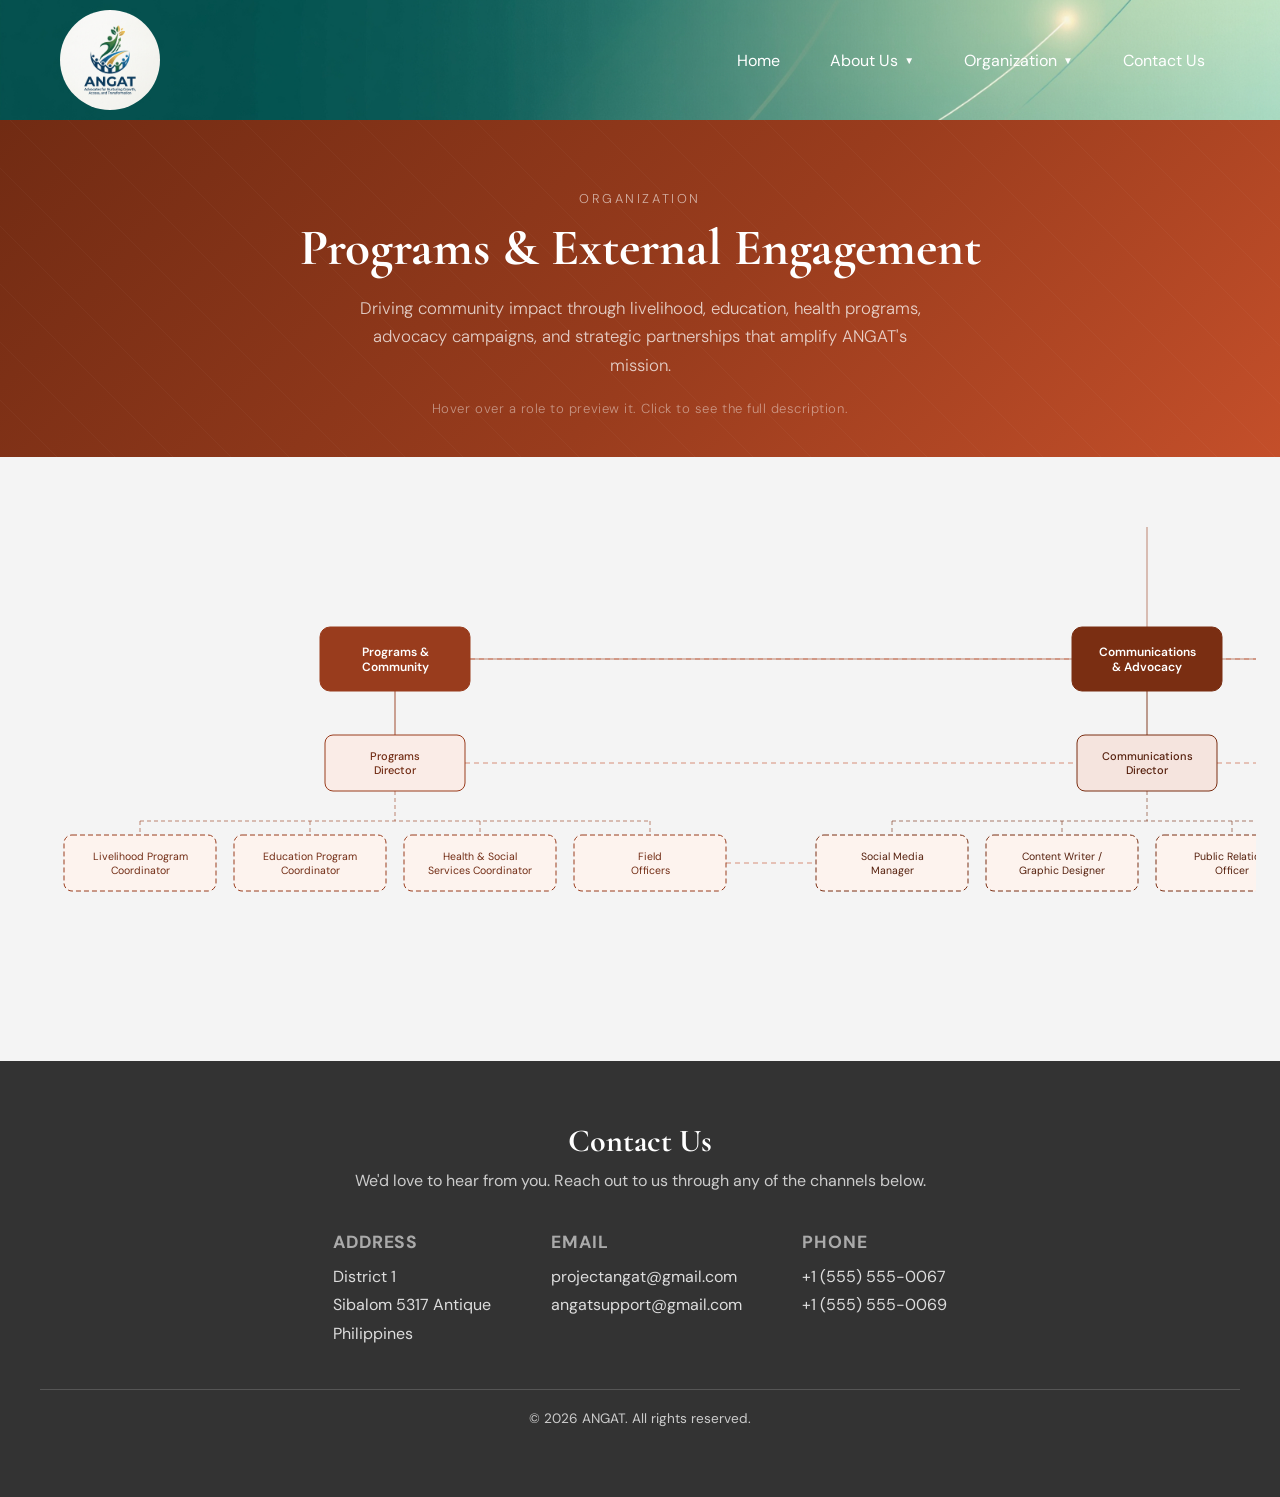
<file: organization/programs-external_engagement/pee_index.html>
<!DOCTYPE html>
<html lang="en">
<head>
    <meta charset="UTF-8">
    <meta name="viewport" content="width=device-width, initial-scale=1.0">
    <title>Programs &amp; External Engagement – ANGAT</title>
    <link rel="preconnect" href="https://fonts.googleapis.com">
    <link rel="preconnect" href="https://fonts.gstatic.com" crossorigin>
    <link href="https://fonts.googleapis.com/css2?family=Cormorant+Garamond:wght@400;600;700&family=DM+Sans:wght@300;400;500&display=swap" rel="stylesheet">
    <link rel="stylesheet" href="pee_style.css">
</head>
<body>

<header>
    <div class="nav-bar">
        <div class="img-nav">
            <a href="../../index.html#hero-home">
                <img src="../../assets/logo.jpg" alt="ANGAT Logo">
            </a>
        </div>

        <button class="hamburger" onclick="toggleMobileMenu()" aria-label="Toggle menu">
            <span></span>
            <span></span>
            <span></span>
        </button>

        <nav id="main-nav">
            <ul class="nav-links">
                <li><a href="../../index.html#hero-home" onclick="closeMobileMenu()">Home</a></li>

                <li class="dropdown">
                    <button class="dropdown-button-nav" onclick="toggleDropdown('about-us-dropdown')">
                        About Us <span class="arrow">&#9660;</span>
                    </button>
                    <div id="about-us-dropdown" class="dropdown-contents">
                        <a href="../../about_us/mission-vision-objectives/mvo_index.html">Mission, Vision &amp; Objectives</a>
                        <a href="../../about_us/doctrines-teachings-core_values/dtcv_index.html">Doctrines, Teachings &amp; Core Values</a>
                        <a href="../../about_us/history/history_index.html">History</a>
                        <a href="../../about_us/founding_members/founding_members_index.html">Founding Members</a>
                    </div>
                </li>

                <li class="dropdown">
                    <button class="dropdown-button-nav" onclick="toggleDropdown('organization-dropdown')">
                        Organization <span class="arrow">&#9660;</span>
                    </button>
                    <div id="organization-dropdown" class="dropdown-contents">
                        <a href="../organization_tree/ot_index.html">Organizational Structure</a>
                        <a href="../governance-executive_leadership/gel_index.html">Governance &amp; Executive Leadership</a>
                        <a href="../operations-administrations/oa_index.html">Operations &amp; Administration</a>
                        <a href="pee_index.html" class="active">Programs &amp; External Engagement</a>
                        <a href="../research-monitoring-support_services/rmss_index.html">Research, Monitoring &amp; Support Services</a>
                    </div>
                </li>

                <li><a href="#contact" onclick="closeMobileMenu()">Contact Us</a></li>
            </ul>
        </nav>
    </div>
</header>

<!-- PAGE BANNER -->
<div class="page-banner">
    <div class="page-banner-inner">
        <p class="page-banner-label">Organization</p>
        <h1>Programs &amp; External Engagement</h1>
        <p class="page-banner-sub">Driving community impact through livelihood, education, health programs, advocacy campaigns, and strategic partnerships that amplify ANGAT's mission.</p>
        <p class="chart-hint">Hover over a role to preview it. Click to see the full description.</p>
    </div>
</div>

<main class="page-content">
    <div class="chart-wrapper">
        <svg id="pee-chart" style="display:block;overflow:visible;"></svg>
    </div>

    <!-- Detail panel -->
    <div id="detail-panel" class="detail-panel" aria-hidden="true">
        <div class="detail-panel-stripe"></div>
        <button class="detail-close" id="detail-close" aria-label="Close panel">&#10005;</button>
        <div class="detail-panel-body">
            <div class="detail-tag" id="detail-tag"></div>
            <h2 class="detail-title" id="detail-title"></h2>
            <div class="detail-divider"></div>
            <p class="detail-desc" id="detail-desc"></p>
            <div class="detail-divider"></div>
            <div class="detail-holder-wrap"   id="detail-holder-wrap"></div>
        </div>
    </div>
    <div id="panel-overlay" class="panel-overlay"></div>
</main>

<div id="pee-tooltip" class="pee-tooltip" role="tooltip" aria-hidden="true"></div>

<footer id="contact" class="footer">
    <div class="footer-inner">
        <h2>Contact Us</h2>
        <p>We'd love to hear from you. Reach out to us through any of the channels below.</p>
        <div class="footer-columns">
            <div class="footer-col">
                <h3>Address</h3>
                <p>District 1<br>Sibalom 5317 Antique<br>Philippines</p>
            </div>
            <div class="footer-col">
                <h3>Email</h3>
                <p>projectangat@gmail.com<br>angatsupport@gmail.com</p>
            </div>
            <div class="footer-col">
                <h3>Phone</h3>
                <p>+1 (555) 555-0067<br>+1 (555) 555-0069</p>
            </div>
        </div>
        <p class="footer-copy">&copy; 2026 ANGAT. All rights reserved.</p>
    </div>
</footer>

<script src="pee_script.js"></script>
</body>
</html>
</file>
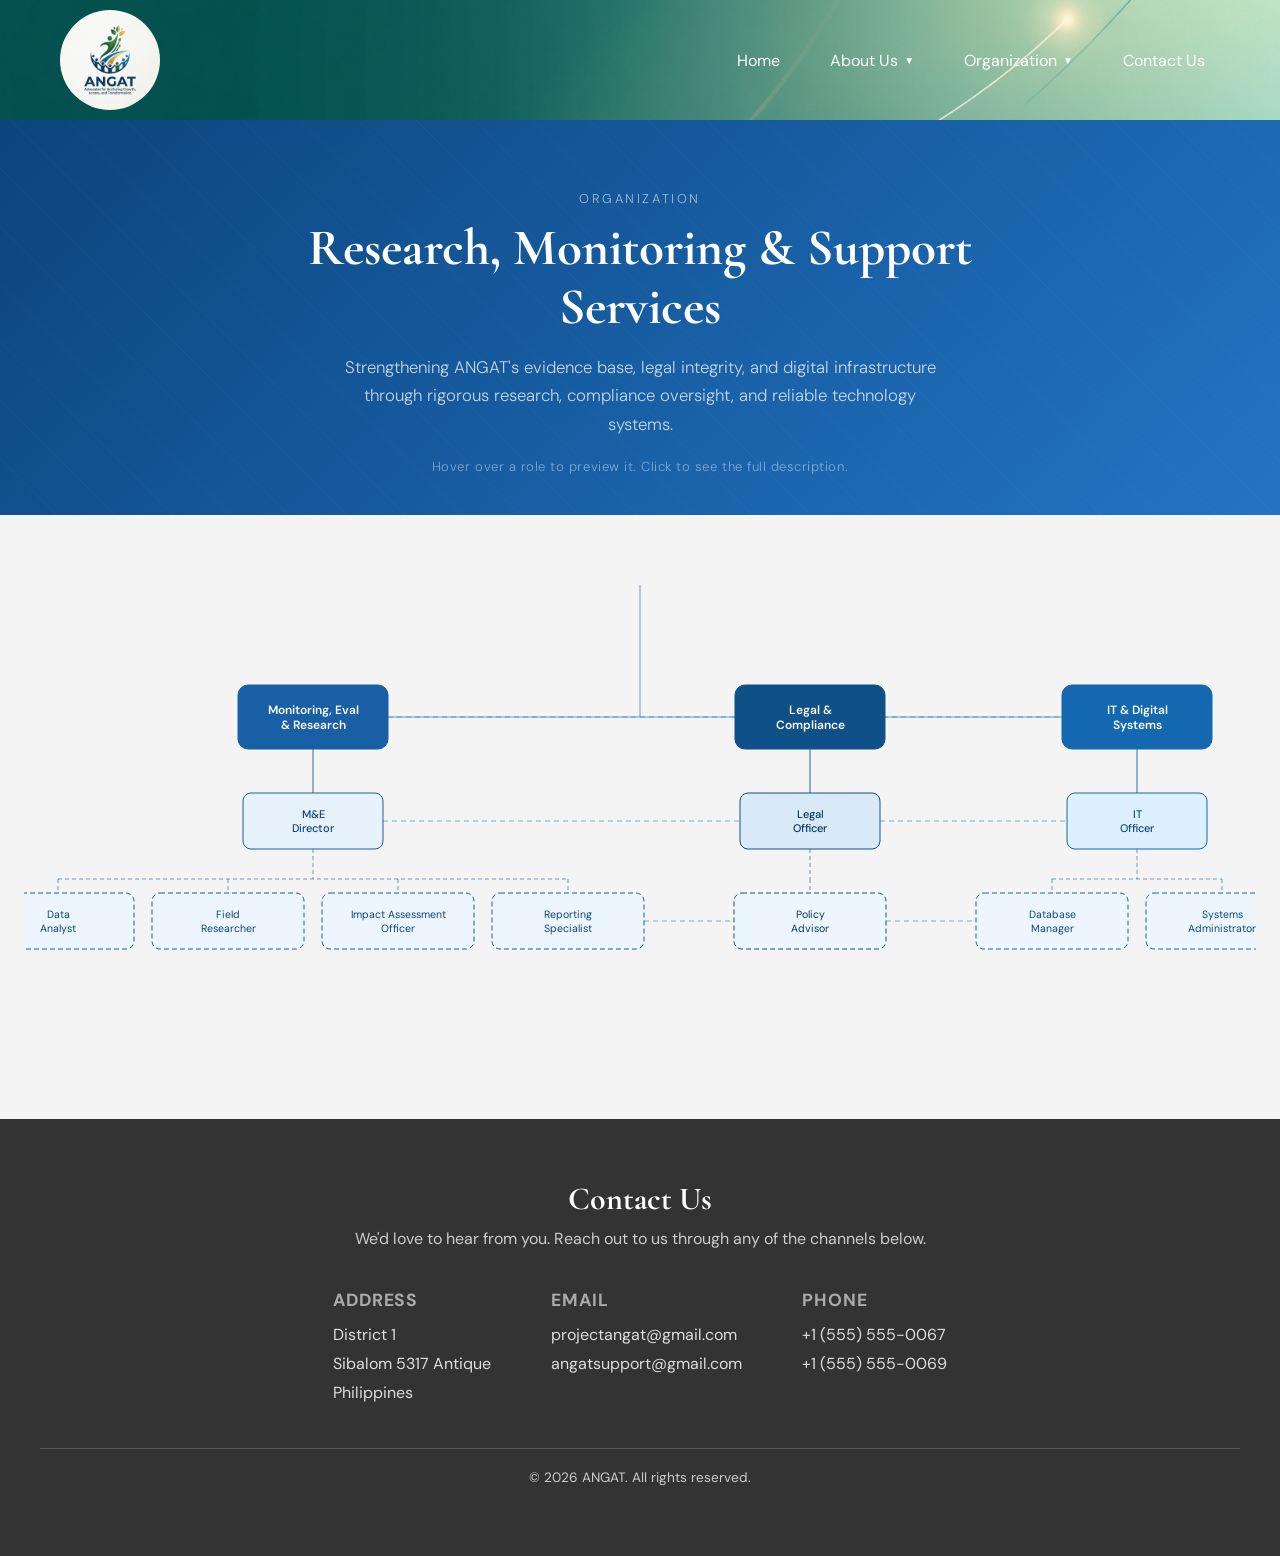
<file: organization/research-monitoring-support_services/rmss_index.html>
<!DOCTYPE html>
<html lang="en">
<head>
    <meta charset="UTF-8">
    <meta name="viewport" content="width=device-width, initial-scale=1.0">
    <title>Research, Monitoring &amp; Support Services – ANGAT</title>
    <link rel="preconnect" href="https://fonts.googleapis.com">
    <link rel="preconnect" href="https://fonts.gstatic.com" crossorigin>
    <link href="https://fonts.googleapis.com/css2?family=Cormorant+Garamond:wght@400;600;700&family=DM+Sans:wght@300;400;500&display=swap" rel="stylesheet">
    <link rel="stylesheet" href="rmss_style.css">
</head>
<body>

<header>
    <div class="nav-bar">
        <div class="img-nav">
            <a href="../../index.html#hero-home">
                <img src="../../assets/logo.jpg" alt="ANGAT Logo">
            </a>
        </div>

        <button class="hamburger" onclick="toggleMobileMenu()" aria-label="Toggle menu">
            <span></span>
            <span></span>
            <span></span>
        </button>

        <nav id="main-nav">
            <ul class="nav-links">
                <li><a href="../../index.html#hero-home" onclick="closeMobileMenu()">Home</a></li>

                <li class="dropdown">
                    <button class="dropdown-button-nav" onclick="toggleDropdown('about-us-dropdown')">
                        About Us <span class="arrow">&#9660;</span>
                    </button>
                    <div id="about-us-dropdown" class="dropdown-contents">
                        <a href="../../about_us/mission-vision-objectives/mvo_index.html">Mission, Vision &amp; Objectives</a>
                        <a href="../../about_us/doctrines-teachings-core_values/dtcv_index.html">Doctrines, Teachings &amp; Core Values</a>
                        <a href="../../about_us/history/history_index.html">History</a>
                        <a href="../../about_us/founding_members/founding_members_index.html">Founding Members</a>
                    </div>
                </li>

                <li class="dropdown">
                    <button class="dropdown-button-nav" onclick="toggleDropdown('organization-dropdown')">
                        Organization <span class="arrow">&#9660;</span>
                    </button>
                    <div id="organization-dropdown" class="dropdown-contents">
                        <a href="../organization_tree/ot_index.html">Organizational Structure</a>
                        <a href="../governance-executive_leadership/gel_index.html">Governance &amp; Executive Leadership</a>
                        <a href="../operations-administrations/oa_index.html">Operations &amp; Administration</a>
                        <a href="../programs-external_engagement/pee_index.html">Programs &amp; External Engagement</a>
                        <a href="rmss_index.html" class="active">Research, Monitoring &amp; Support Services</a>
                    </div>
                </li>

                <li><a href="#contact" onclick="closeMobileMenu()">Contact Us</a></li>
            </ul>
        </nav>
    </div>
</header>

<!-- PAGE BANNER -->
<div class="page-banner">
    <div class="page-banner-inner">
        <p class="page-banner-label">Organization</p>
        <h1>Research, Monitoring &amp; Support Services</h1>
        <p class="page-banner-sub">Strengthening ANGAT's evidence base, legal integrity, and digital infrastructure through rigorous research, compliance oversight, and reliable technology systems.</p>
        <p class="chart-hint">Hover over a role to preview it. Click to see the full description.</p>
    </div>
</div>

<main class="page-content">
    <div class="chart-wrapper">
        <svg id="rmss-chart" style="display:block;overflow:visible;"></svg>
    </div>

    <!-- Detail panel -->
    <div id="detail-panel" class="detail-panel" aria-hidden="true">
        <div class="detail-panel-stripe"></div>
        <button class="detail-close" id="detail-close" aria-label="Close panel">&#10005;</button>
        <div class="detail-panel-body">
            <div class="detail-tag"         id="detail-tag"></div>
            <h2 class="detail-title"        id="detail-title"></h2>
            <div class="detail-divider"></div>
            <p class="detail-desc"          id="detail-desc"></p>
            <div class="detail-divider"></div>
            <div class="detail-holder-wrap" id="detail-holder-wrap"></div>
        </div>
    </div>
    <div id="panel-overlay" class="panel-overlay"></div>
</main>

<div id="rmss-tooltip" class="rmss-tooltip" role="tooltip" aria-hidden="true"></div>

<footer id="contact" class="footer">
    <div class="footer-inner">
        <h2>Contact Us</h2>
        <p>We'd love to hear from you. Reach out to us through any of the channels below.</p>
        <div class="footer-columns">
            <div class="footer-col">
                <h3>Address</h3>
                <p>District 1<br>Sibalom 5317 Antique<br>Philippines</p>
            </div>
            <div class="footer-col">
                <h3>Email</h3>
                <p>projectangat@gmail.com<br>angatsupport@gmail.com</p>
            </div>
            <div class="footer-col">
                <h3>Phone</h3>
                <p>+1 (555) 555-0067<br>+1 (555) 555-0069</p>
            </div>
        </div>
        <p class="footer-copy">&copy; 2026 ANGAT. All rights reserved.</p>
    </div>
</footer>

<script src="rmss_script.js"></script>
</body>
</html>
</file>
<file: styles.css>
* {
    margin: 0;
    padding: 0;
    box-sizing: border-box;
}

body {
    font-family: Arial, sans-serif;
}

/* ── HEADER ── */
header {
    background: url("assets/navbar-top-img.jpg");
    background-repeat: no-repeat;
    background-position: center;
    background-size: cover;
    color: white;
    padding: 10px 0;
    position: sticky;
    top: 0;
    z-index: 1000;
}

.nav-bar {
    max-width: 1200px;
    margin: auto;
    padding: 0 20px;
    display: flex;
    align-items: center;
    justify-content: space-between;
    flex-wrap: wrap;
    gap: 10px;
}

.img-nav {
    width: 100px;
    height: 100px;
}

.img-nav img {
    width: 100%;
    height: 100%;
    object-fit: cover;
    border-radius: 50%;
}

/* ── HAMBURGER ── */
.hamburger {
    display: none;
    flex-direction: column;
    gap: 5px;
    background: none;
    border: none;
    cursor: pointer;
    padding: 5px;
}

.hamburger span {
    display: block;
    width: 25px;
    height: 3px;
    background: white;
    border-radius: 3px;
    transition: all 0.3s ease;
}

.hamburger.open span:nth-child(1) {
    transform: translateY(8px) rotate(45deg);
}
.hamburger.open span:nth-child(2) {
    opacity: 0;
}
.hamburger.open span:nth-child(3) {
    transform: translateY(-8px) rotate(-45deg);
}

/* ── NAV ── */
.nav-links {
    list-style: none;
    display: flex;
    align-items: center;
}

.nav-links li {
    margin-left: 20px;
    position: relative;
}

.nav-links > li > a {
    color: white;
    text-decoration: none;
    padding: 10px 15px;
    display: inline-block;
}

.nav-links > li > a:hover,
.dropdown-button-nav:hover {
    background-color: #555;
}

/* ── DROPDOWN BUTTON ── */
.dropdown-button-nav {
    background: none;
    color: white;
    border: none;
    padding: 10px 15px;
    cursor: pointer;
    font-size: 16px;
    display: flex;
    align-items: center;
    gap: 6px;
}

.arrow {
    font-size: 10px;
    transition: transform 0.25s ease;
}

/* ── DROPDOWN BOX ── */
.dropdown-contents {
    position: absolute;
    top: 100%;
    left: 0;
    background: white;
    min-width: 220px;
    opacity: 0;
    transform: translateY(-10px);
    visibility: hidden;
    transition: all 0.25s ease;
    box-shadow: 0 8px 16px rgba(0,0,0,0.2);
    z-index: 100;
}

.dropdown-contents.show {
    opacity: 1;
    transform: translateY(0);
    visibility: visible;
}

.dropdown-contents a {
    display: block;
    padding: 12px 16px;
    color: black;
    text-decoration: none;
}

.dropdown-contents a:hover {
    background-color: #f1f1f1;
}

/* ── HERO (fixed, covered by scrolling content) ── */
.hero {
    position: fixed;
    top: 0;
    left: 0;
    width: 100%;
    height: 100vh;
    background: url("assets/hero.jpg") center/cover no-repeat;
    z-index: 0;
}

.hero-overlay {
    position: absolute;
    inset: 0;
    background: rgba(0, 0, 0, 0.45);
    display: flex;
    flex-direction: column;
    justify-content: center;
    align-items: center;
    text-align: center;
    padding: 20px;
    color: white;
}

.hero-overlay h2 {
    font-size: 3em;
    margin-bottom: 16px;
    text-shadow: 0 2px 8px rgba(0,0,0,0.6);
}

.hero-overlay p {
    font-size: 1.2em;
    max-width: 600px;
    text-shadow: 0 1px 4px rgba(0,0,0,0.5);
}

/* Spacer so page starts below hero */
.hero-spacer {
    height: 100vh;
    background: transparent;
}

/* ── HOME SECTION (slides over hero) ── */
.home-section {
    position: relative;
    z-index: 1;
    min-height: 100vh;
    display: flex;
    flex-direction: column;
    justify-content: center;
    align-items: center;
    text-align: center;
    padding: 80px 40px;
    background-color: #f9f9f9;
}

.home-section h1 {
    font-size: 2.5em;
    margin-bottom: 20px;
    color: #333;
}

.home-section p {
    max-width: 700px;
    line-height: 1.8;
    color: #555;
    margin-bottom: 15px;
}

/* ── FOOTER / CONTACT ── */
.footer {
    position: relative;
    z-index: 1;
    background-color: #333;
    color: white;
    padding: 60px 20px 30px;
}

.footer-inner {
    max-width: 1200px;
    margin: auto;
    text-align: center;
}

.footer-inner h2 {
    font-size: 2em;
    margin-bottom: 10px;
}

.footer-inner > p {
    color: #ccc;
    margin-bottom: 40px;
}

.footer-columns {
    display: flex;
    justify-content: center;
    gap: 60px;
    flex-wrap: wrap;
    margin-bottom: 40px;
    text-align: left;
}

.footer-col h3 {
    font-size: 1.1em;
    margin-bottom: 10px;
    color: #aaa;
    text-transform: uppercase;
    letter-spacing: 0.05em;
}

.footer-col p {
    color: #ddd;
    line-height: 1.8;
}

.footer-copy {
    color: #777;
    font-size: 0.85em;
    border-top: 1px solid #555;
    padding-top: 20px;
}

/* ── MOBILE ── */
@media (max-width: 768px) {

    .hamburger {
        display: flex;
    }

    #main-nav {
        display: none;
        width: 100%;
        order: 3;
    }

    #main-nav.open {
        display: block;
    }

    .nav-links {
        flex-direction: column;
        align-items: stretch;
        padding-bottom: 10px;
    }

    .nav-links li {
        margin-left: 0;
    }

    .nav-links > li > a,
    .dropdown-button-nav {
        width: 100%;
        padding: 12px 20px;
        text-align: left;
    }

    .dropdown-contents {
        position: static;
        box-shadow: none;
        background-color: #444;
        transform: none;
        opacity: 1;
        visibility: visible;
        display: none;
        transition: none;
    }

    .dropdown-contents.show {
        display: block;
    }

    .dropdown-contents a {
        color: #eee;
        padding-left: 36px;
    }

    .dropdown-contents a:hover {
        background-color: #555;
    }

    .hero-overlay h2 {
        font-size: 2em;
    }

    .hero-overlay p {
        font-size: 1em;
    }

    .home-section h1 {
        font-size: 1.8em;
    }

    .footer-columns {
        gap: 30px;
    }
}
</file>
<file: about_us/doctrines-teachings-core_values/dtcv_style.css>
* {
    margin: 0;
    padding: 0;
    box-sizing: border-box;
}

body {
    font-family: Arial, sans-serif;
}

/* ── HEADER ── */
header {
    background: url("../../assets/navbar-top-img.jpg");
    background-repeat: no-repeat;
    background-position: center;
    background-size: cover;
    color: white;
    padding: 10px 0;
    position: sticky;
    top: 0;
    z-index: 1000;
}

.nav-bar {
    max-width: 1200px;
    margin: auto;
    padding: 0 20px;
    display: flex;
    align-items: center;
    justify-content: space-between;
    flex-wrap: wrap;
    gap: 10px;
}

/* ── LOGO ── */
.img-nav {
    width: 100px;
    height: 100px;
    flex-shrink: 0;
}

.img-nav a {
    display: block;
    width: 100%;
    height: 100%;
}

.img-nav img {
    width: 100%;
    height: 100%;
    object-fit: cover;
    border-radius: 50%;
    display: block;
}

/* ── HAMBURGER ── */
.hamburger {
    display: none;
    flex-direction: column;
    gap: 5px;
    background: none;
    border: none;
    cursor: pointer;
    padding: 5px;
}

.hamburger span {
    display: block;
    width: 25px;
    height: 3px;
    background: white;
    border-radius: 3px;
    transition: all 0.3s ease;
}

.hamburger.open span:nth-child(1) { transform: translateY(8px) rotate(45deg); }
.hamburger.open span:nth-child(2) { opacity: 0; }
.hamburger.open span:nth-child(3) { transform: translateY(-8px) rotate(-45deg); }

/* ── NAV ── */
.nav-links {
    list-style: none;
    display: flex;
    align-items: center;
}

.nav-links li {
    margin-left: 20px;
    position: relative;
}

.nav-links > li > a {
    color: white;
    text-decoration: none;
    padding: 10px 15px;
    display: inline-block;
}

.nav-links > li > a:hover,
.dropdown-button-nav:hover {
    background-color: #555;
}

/* ── DROPDOWN BUTTON ── */
.dropdown-button-nav {
    background: none;
    color: white;
    border: none;
    padding: 10px 15px;
    cursor: pointer;
    font-size: 16px;
    display: flex;
    align-items: center;
    gap: 6px;
}

.arrow {
    font-size: 10px;
    transition: transform 0.25s ease;
}

/* ── DROPDOWN BOX ── */
.dropdown-contents {
    position: absolute;
    top: 100%;
    left: 0;
    background: white;
    min-width: 220px;
    opacity: 0;
    transform: translateY(-10px);
    visibility: hidden;
    transition: all 0.25s ease;
    box-shadow: 0 8px 16px rgba(0,0,0,0.2);
    z-index: 100;
}

.dropdown-contents.show {
    opacity: 1;
    transform: translateY(0);
    visibility: visible;
}

.dropdown-contents a {
    display: block;
    padding: 12px 16px;
    color: black;
    text-decoration: none;
}

.dropdown-contents a:hover {
    background-color: #f1f1f1;
}

.dropdown-contents a.active {
    background-color: #e8e8e8;
    font-weight: bold;
    border-left: 3px solid #333;
}

/* ── PAGE BANNER ── */
.page-banner {
    background: linear-gradient(135deg, #1B1F3B 0%, #3A506B 60%, #C9D6DF 100%);
    color: white;
    padding: 70px 20px 40px;
    text-align: center;
    position: relative;
    overflow: hidden;
}
.page-banner::before {
    content: '';
    position: absolute; inset: 0;
    background: repeating-linear-gradient(
        45deg, transparent, transparent 40px,
        rgba(255,255,255,0.03) 40px, rgba(255,255,255,0.03) 41px
    );
}
.page-banner-inner { max-width: 800px; margin: auto; position: relative; z-index: 1; }
.page-banner-label {
    font-size: 0.8em; text-transform: uppercase;
    letter-spacing: 0.2em; color: rgba(255,255,255,0.6);
    margin-bottom: 12px; font-weight: 300;
}
.page-banner h1 {
    font-family: 'Cormorant Garamond', serif;
    font-size: 3.2em; font-weight: 700;
    margin-bottom: 16px; line-height: 1.15;
}
.page-banner-sub {
    font-size: 1.05em; color: rgba(255,255,255,0.75);
    font-weight: 300; max-width: 560px;
    margin: 0 auto; line-height: 1.7;
}
.chart-hint {
    margin-top: 20px;
    font-size: 0.82em;
    color: rgba(255,255,255,0.45);
    letter-spacing: 0.04em;
    font-weight: 300;
}

/* ── MAIN CONTENT ── */
.page-content {
    max-width: 1200px;
    margin: 0 auto;
    padding: 60px 20px;
}

.dtcv-intro {
    text-align: center;
    max-width: 700px;
    margin: 0 auto 60px;
    color: #555;
    line-height: 1.8;
    font-size: 1.05em;
}

/* ── SECTIONS ── */
.dtcv-section {
    margin-bottom: 70px;
}

.dtcv-section-title {
    font-size: 1.8em;
    color: #222;
    margin-bottom: 6px;
    padding-bottom: 12px;
    border-bottom: 2px solid #333;
}

.dtcv-section-sub {
    color: #777;
    font-size: 0.95em;
    margin-bottom: 30px;
    margin-top: 8px;
}

/* ── CARDS GRID ── */
.dtcv-grid {
    display: grid;
    grid-template-columns: repeat(auto-fill, minmax(320px, 1fr));
    gap: 24px;
}

.dtcv-card {
    display: flex;
    align-items: flex-start;
    gap: 18px;
    background: #f9f9f9;
    border: 1px solid #e5e5e5;
    border-radius: 8px;
    padding: 24px;
    transition: box-shadow 0.2s ease, transform 0.2s ease;
}

.dtcv-card:hover {
    box-shadow: 0 6px 20px rgba(0,0,0,0.1);
    transform: translateY(-3px);
}

.dtcv-number {
    flex-shrink: 0;
    width: 48px;
    height: 48px;
    border-radius: 50%;
    background-color: #333;
    color: white;
    display: flex;
    align-items: center;
    justify-content: center;
    font-size: 0.85em;
    font-weight: bold;
    letter-spacing: 0.05em;
}

.dtcv-body h3 {
    font-size: 1.05em;
    color: #222;
    margin-bottom: 8px;
}

.dtcv-body p {
    font-size: 0.95em;
    color: #555;
    line-height: 1.7;
}

/* ── FOOTER ── */
.footer {
    background-color: #333;
    color: white;
    padding: 60px 20px 30px;
}

.footer-inner {
    max-width: 1200px;
    margin: auto;
    text-align: center;
}

.footer-inner h2 {
    font-size: 2em;
    margin-bottom: 10px;
}

.footer-inner > p {
    color: #ccc;
    margin-bottom: 40px;
}

.footer-columns {
    display: flex;
    justify-content: center;
    gap: 60px;
    flex-wrap: wrap;
    margin-bottom: 40px;
    text-align: left;
}

.footer-col h3 {
    font-size: 1.1em;
    margin-bottom: 10px;
    color: #aaa;
    text-transform: uppercase;
    letter-spacing: 0.05em;
}

.footer-col p {
    color: #ddd;
    line-height: 1.8;
}

.footer-copy {
    color: #777;
    font-size: 0.85em;
    border-top: 1px solid #555;
    padding-top: 20px;
}

/* ── MOBILE ── */
@media (max-width: 768px) {
    .hamburger { display: flex; }

    #main-nav {
        display: none;
        width: 100%;
        order: 3;
    }

    #main-nav.open { display: block; }

    .nav-links {
        flex-direction: column;
        align-items: stretch;
        padding-bottom: 10px;
    }

    .nav-links li { margin-left: 0; }

    .nav-links > li > a,
    .dropdown-button-nav {
        width: 100%;
        padding: 12px 20px;
        text-align: left;
    }

    .dropdown-contents {
        position: static;
        box-shadow: none;
        background-color: #444;
        transform: none;
        opacity: 1;
        visibility: visible;
        display: none;
        transition: none;
    }

    .dropdown-contents.show { display: block; }

    .dropdown-contents a { color: #eee; padding-left: 36px; }
    .dropdown-contents a:hover { background-color: #555; }
    .dropdown-contents a.active {
        background-color: #555;
        border-left-color: #aaa;
    }

    .page-banner h1 { font-size: 2em; }

    .dtcv-grid { grid-template-columns: 1fr; }

    .footer-columns { gap: 30px; }
}
</file>
<file: about_us/founding_members/founding_members_style.css>
* {
    margin: 0;
    padding: 0;
    box-sizing: border-box;
}

body {
    font-family: Arial, sans-serif;
}

/* ── HEADER ── */
header {
    background: url("../../assets/navbar-top-img.jpg");
    background-repeat: no-repeat;
    background-position: center;
    background-size: cover;
    color: white;
    padding: 10px 0;
    position: sticky;
    top: 0;
    z-index: 1000;
}

.nav-bar {
    max-width: 1200px;
    margin: auto;
    padding: 0 20px;
    display: flex;
    align-items: center;
    justify-content: space-between;
    flex-wrap: wrap;
    gap: 10px;
}

/* ── LOGO ── */
.img-nav {
    width: 100px;
    height: 100px;
    flex-shrink: 0;
}

.img-nav a {
    display: block;
    width: 100%;
    height: 100%;
}

.img-nav img {
    width: 100%;
    height: 100%;
    object-fit: cover;
    border-radius: 50%;
    display: block;
}

/* ── HAMBURGER ── */
.hamburger {
    display: none;
    flex-direction: column;
    gap: 5px;
    background: none;
    border: none;
    cursor: pointer;
    padding: 5px;
}

.hamburger span {
    display: block;
    width: 25px;
    height: 3px;
    background: white;
    border-radius: 3px;
    transition: all 0.3s ease;
}

.hamburger.open span:nth-child(1) { transform: translateY(8px) rotate(45deg); }
.hamburger.open span:nth-child(2) { opacity: 0; }
.hamburger.open span:nth-child(3) { transform: translateY(-8px) rotate(-45deg); }

/* ── NAV ── */
.nav-links {
    list-style: none;
    display: flex;
    align-items: center;
}

.nav-links li {
    margin-left: 20px;
    position: relative;
}

.nav-links > li > a {
    color: white;
    text-decoration: none;
    padding: 10px 15px;
    display: inline-block;
}

.nav-links > li > a:hover,
.dropdown-button-nav:hover {
    background-color: #555;
}

/* ── DROPDOWN BUTTON ── */
.dropdown-button-nav {
    background: none;
    color: white;
    border: none;
    padding: 10px 15px;
    cursor: pointer;
    font-size: 16px;
    display: flex;
    align-items: center;
    gap: 6px;
}

.arrow {
    font-size: 10px;
    transition: transform 0.25s ease;
}

/* ── DROPDOWN BOX ── */
.dropdown-contents {
    position: absolute;
    top: 100%;
    left: 0;
    background: white;
    min-width: 220px;
    opacity: 0;
    transform: translateY(-10px);
    visibility: hidden;
    transition: all 0.25s ease;
    box-shadow: 0 8px 16px rgba(0,0,0,0.2);
    z-index: 100;
}

.dropdown-contents.show {
    opacity: 1;
    transform: translateY(0);
    visibility: visible;
}

.dropdown-contents a {
    display: block;
    padding: 12px 16px;
    color: black;
    text-decoration: none;
}

.dropdown-contents a:hover {
    background-color: #f1f1f1;
}

.dropdown-contents a.active {
    background-color: #e8e8e8;
    font-weight: bold;
    border-left: 3px solid #333;
}

/* ── PAGE BANNER ── */
.page-banner {
    background: linear-gradient(135deg, #2B2D42 0%, #8D99AE 60%, #EDF2F4 100%);
    color: white;
    padding: 70px 20px 40px;
    text-align: center;
    position: relative;
    overflow: hidden;
}
.page-banner::before {
    content: '';
    position: absolute; inset: 0;
    background: repeating-linear-gradient(
        45deg, transparent, transparent 40px,
        rgba(255,255,255,0.03) 40px, rgba(255,255,255,0.03) 41px
    );
}
.page-banner-inner { max-width: 800px; margin: auto; position: relative; z-index: 1; }
.page-banner-label {
    font-size: 0.8em; text-transform: uppercase;
    letter-spacing: 0.2em; color: rgba(255,255,255,0.6);
    margin-bottom: 12px; font-weight: 300;
}
.page-banner h1 {
    font-family: 'Cormorant Garamond', serif;
    font-size: 3.2em; font-weight: 700;
    margin-bottom: 16px; line-height: 1.15;
}
.page-banner-sub {
    font-size: 1.05em; color: rgba(255,255,255,0.75);
    font-weight: 300; max-width: 560px;
    margin: 0 auto; line-height: 1.7;
}
.chart-hint {
    margin-top: 20px;
    font-size: 0.82em;
    color: rgba(255,255,255,0.45);
    letter-spacing: 0.04em;
    font-weight: 300;
}

/* ── MAIN CONTENT ── */
.page-content {
    max-width: 1200px;
    margin: 0 auto;
    padding: 60px 20px;
}

.members-intro {
    text-align: center;
    max-width: 700px;
    margin: 0 auto 50px;
    color: #555;
    line-height: 1.8;
    font-size: 1.05em;
}

/* ── MEMBERS GRID ── */
.members-grid {
    display: grid;
    grid-template-columns: repeat(auto-fill, minmax(320px, 1fr));
    gap: 30px;
}

.member-card {
    display: flex;
    align-items: flex-start;
    gap: 20px;
    background: #f9f9f9;
    border: 1px solid #e5e5e5;
    border-radius: 8px;
    padding: 24px;
    transition: box-shadow 0.2s ease, transform 0.2s ease;
}

.member-card:hover {
    box-shadow: 0 6px 20px rgba(0,0,0,0.1);
    transform: translateY(-3px);
}

.member-avatar {
    flex-shrink: 0;
    width: 60px;
    height: 60px;
    border-radius: 50%;
    background-color: #333;
    color: white;
    display: flex;
    align-items: center;
    justify-content: center;
    font-size: 1.1em;
    font-weight: bold;
    letter-spacing: 0.05em;
}

.member-info h3 {
    font-size: 1.1em;
    color: #222;
    margin-bottom: 4px;
}

.member-role {
    display: inline-block;
    font-size: 0.8em;
    text-transform: uppercase;
    letter-spacing: 0.08em;
    color: #777;
    margin-bottom: 10px;
}

.member-info p {
    font-size: 0.95em;
    color: #555;
    line-height: 1.7;
}

/* ── FOOTER ── */
.footer {
    background-color: #333;
    color: white;
    padding: 60px 20px 30px;
}

.footer-inner {
    max-width: 1200px;
    margin: auto;
    text-align: center;
}

.footer-inner h2 {
    font-size: 2em;
    margin-bottom: 10px;
}

.footer-inner > p {
    color: #ccc;
    margin-bottom: 40px;
}

.footer-columns {
    display: flex;
    justify-content: center;
    gap: 60px;
    flex-wrap: wrap;
    margin-bottom: 40px;
    text-align: left;
}

.footer-col h3 {
    font-size: 1.1em;
    margin-bottom: 10px;
    color: #aaa;
    text-transform: uppercase;
    letter-spacing: 0.05em;
}

.footer-col p {
    color: #ddd;
    line-height: 1.8;
}

.footer-copy {
    color: #777;
    font-size: 0.85em;
    border-top: 1px solid #555;
    padding-top: 20px;
}

/* ── MOBILE ── */
@media (max-width: 768px) {
    .hamburger { display: flex; }

    #main-nav {
        display: none;
        width: 100%;
        order: 3;
    }

    #main-nav.open { display: block; }

    .nav-links {
        flex-direction: column;
        align-items: stretch;
        padding-bottom: 10px;
    }

    .nav-links li { margin-left: 0; }

    .nav-links > li > a,
    .dropdown-button-nav {
        width: 100%;
        padding: 12px 20px;
        text-align: left;
    }

    .dropdown-contents {
        position: static;
        box-shadow: none;
        background-color: #444;
        transform: none;
        opacity: 1;
        visibility: visible;
        display: none;
        transition: none;
    }

    .dropdown-contents.show { display: block; }

    .dropdown-contents a { color: #eee; padding-left: 36px; }
    .dropdown-contents a:hover { background-color: #555; }
    .dropdown-contents a.active {
        background-color: #555;
        border-left-color: #aaa;
    }

    .page-banner h1 { font-size: 2em; }

    .members-grid { grid-template-columns: 1fr; }

    .footer-columns { gap: 30px; }
}
</file>
<file: about_us/history/history_style.css>
* {
    margin: 0;
    padding: 0;
    box-sizing: border-box;
}

body {
    font-family: Arial, sans-serif;
}

/* ── HEADER ── */
header {
    background: url("../../assets/navbar-top-img.jpg");
    background-repeat: no-repeat;
    background-position: center;
    background-size: cover;
    color: white;
    padding: 10px 0;
    position: sticky;
    top: 0;
    z-index: 1000;
}

.nav-bar {
    max-width: 1200px;
    margin: auto;
    padding: 0 20px;
    display: flex;
    align-items: center;
    justify-content: space-between;
    flex-wrap: wrap;
    gap: 10px;
}

/* ── LOGO ── */
.img-nav {
    width: 100px;
    height: 100px;
    flex-shrink: 0;
}

.img-nav a {
    display: block;
    width: 100%;
    height: 100%;
}

.img-nav img {
    width: 100%;
    height: 100%;
    object-fit: cover;
    border-radius: 50%;
    display: block;
}

/* ── HAMBURGER ── */
.hamburger {
    display: none;
    flex-direction: column;
    gap: 5px;
    background: none;
    border: none;
    cursor: pointer;
    padding: 5px;
}

.hamburger span {
    display: block;
    width: 25px;
    height: 3px;
    background: white;
    border-radius: 3px;
    transition: all 0.3s ease;
}

.hamburger.open span:nth-child(1) { transform: translateY(8px) rotate(45deg); }
.hamburger.open span:nth-child(2) { opacity: 0; }
.hamburger.open span:nth-child(3) { transform: translateY(-8px) rotate(-45deg); }

/* ── NAV ── */
.nav-links {
    list-style: none;
    display: flex;
    align-items: center;
}

.nav-links li {
    margin-left: 20px;
    position: relative;
}

.nav-links > li > a {
    color: white;
    text-decoration: none;
    padding: 10px 15px;
    display: inline-block;
}

.nav-links > li > a:hover,
.dropdown-button-nav:hover {
    background-color: #555;
}

/* ── DROPDOWN BUTTON ── */
.dropdown-button-nav {
    background: none;
    color: white;
    border: none;
    padding: 10px 15px;
    cursor: pointer;
    font-size: 16px;
    display: flex;
    align-items: center;
    gap: 6px;
}

.arrow {
    font-size: 10px;
    transition: transform 0.25s ease;
}

/* ── DROPDOWN BOX ── */
.dropdown-contents {
    position: absolute;
    top: 100%;
    left: 0;
    background: white;
    min-width: 220px;
    opacity: 0;
    transform: translateY(-10px);
    visibility: hidden;
    transition: all 0.25s ease;
    box-shadow: 0 8px 16px rgba(0,0,0,0.2);
    z-index: 100;
}

.dropdown-contents.show {
    opacity: 1;
    transform: translateY(0);
    visibility: visible;
}

.dropdown-contents a {
    display: block;
    padding: 12px 16px;
    color: black;
    text-decoration: none;
}

.dropdown-contents a:hover {
    background-color: #f1f1f1;
}

.dropdown-contents a.active {
    background-color: #e8e8e8;
    font-weight: bold;
    border-left: 3px solid #333;
}

/* ── PAGE BANNER ── */
.page-banner {
    background: linear-gradient(135deg, #3E1F0D 0%, #8B5E34 60%, #D9A066 100%);
    color: white;
    padding: 70px 20px 40px;
    text-align: center;
    position: relative;
    overflow: hidden;
}
.page-banner::before {
    content: '';
    position: absolute; inset: 0;
    background: repeating-linear-gradient(
        45deg, transparent, transparent 40px,
        rgba(255,255,255,0.03) 40px, rgba(255,255,255,0.03) 41px
    );
}
.page-banner-inner { max-width: 800px; margin: auto; position: relative; z-index: 1; }
.page-banner-label {
    font-size: 0.8em; text-transform: uppercase;
    letter-spacing: 0.2em; color: rgba(255,255,255,0.6);
    margin-bottom: 12px; font-weight: 300;
}
.page-banner h1 {
    font-family: 'Cormorant Garamond', serif;
    font-size: 3.2em; font-weight: 700;
    margin-bottom: 16px; line-height: 1.15;
}
.page-banner-sub {
    font-size: 1.05em; color: rgba(255,255,255,0.75);
    font-weight: 300; max-width: 560px;
    margin: 0 auto; line-height: 1.7;
}
.chart-hint {
    margin-top: 20px;
    font-size: 0.82em;
    color: rgba(255,255,255,0.45);
    letter-spacing: 0.04em;
    font-weight: 300;
}

/* ── MAIN CONTENT ── */
.page-content {
    max-width: 900px;
    margin: 0 auto;
    padding: 60px 20px;
}

.history-intro {
    text-align: center;
    max-width: 700px;
    margin: 0 auto 60px;
    color: #555;
    line-height: 1.8;
    font-size: 1.05em;
}

/* ── TIMELINE ── */
.timeline {
    position: relative;
    padding-left: 20px;
}

.timeline-item {
    display: flex;
    gap: 30px;
    margin-bottom: 10px;
}

.timeline-marker {
    display: flex;
    flex-direction: column;
    align-items: center;
    flex-shrink: 0;
}

.timeline-dot {
    width: 18px;
    height: 18px;
    border-radius: 50%;
    background-color: #333;
    border: 3px solid white;
    outline: 2px solid #333;
    flex-shrink: 0;
    margin-top: 6px;
}

.timeline-line {
    width: 2px;
    flex-grow: 1;
    background-color: #ccc;
    margin-top: 6px;
    min-height: 40px;
}

.timeline-item:last-child .timeline-line {
    display: none;
}

.timeline-content {
    background: #f9f9f9;
    border: 1px solid #e5e5e5;
    border-radius: 8px;
    padding: 24px 28px;
    margin-bottom: 30px;
    flex-grow: 1;
    transition: box-shadow 0.2s ease, transform 0.2s ease;
}

.timeline-content:hover {
    box-shadow: 0 6px 20px rgba(0,0,0,0.1);
    transform: translateY(-2px);
}

.timeline-year {
    display: inline-block;
    font-size: 0.8em;
    font-weight: bold;
    text-transform: uppercase;
    letter-spacing: 0.1em;
    color: white;
    background-color: #333;
    padding: 3px 12px;
    border-radius: 20px;
    margin-bottom: 10px;
}

.timeline-content h3 {
    font-size: 1.15em;
    color: #222;
    margin-bottom: 10px;
}

.timeline-content p {
    font-size: 0.95em;
    color: #555;
    line-height: 1.8;
}

/* ── FOOTER ── */
.footer {
    background-color: #333;
    color: white;
    padding: 60px 20px 30px;
}

.footer-inner {
    max-width: 1200px;
    margin: auto;
    text-align: center;
}

.footer-inner h2 {
    font-size: 2em;
    margin-bottom: 10px;
}

.footer-inner > p {
    color: #ccc;
    margin-bottom: 40px;
}

.footer-columns {
    display: flex;
    justify-content: center;
    gap: 60px;
    flex-wrap: wrap;
    margin-bottom: 40px;
    text-align: left;
}

.footer-col h3 {
    font-size: 1.1em;
    margin-bottom: 10px;
    color: #aaa;
    text-transform: uppercase;
    letter-spacing: 0.05em;
}

.footer-col p {
    color: #ddd;
    line-height: 1.8;
}

.footer-copy {
    color: #777;
    font-size: 0.85em;
    border-top: 1px solid #555;
    padding-top: 20px;
}

/* ── MOBILE ── */
@media (max-width: 768px) {
    .hamburger { display: flex; }

    #main-nav {
        display: none;
        width: 100%;
        order: 3;
    }

    #main-nav.open { display: block; }

    .nav-links {
        flex-direction: column;
        align-items: stretch;
        padding-bottom: 10px;
    }

    .nav-links li { margin-left: 0; }

    .nav-links > li > a,
    .dropdown-button-nav {
        width: 100%;
        padding: 12px 20px;
        text-align: left;
    }

    .dropdown-contents {
        position: static;
        box-shadow: none;
        background-color: #444;
        transform: none;
        opacity: 1;
        visibility: visible;
        display: none;
        transition: none;
    }

    .dropdown-contents.show { display: block; }

    .dropdown-contents a { color: #eee; padding-left: 36px; }
    .dropdown-contents a:hover { background-color: #555; }
    .dropdown-contents a.active {
        background-color: #555;
        border-left-color: #aaa;
    }

    .page-banner h1 { font-size: 2em; }

    .timeline { padding-left: 0; }

    .timeline-item { gap: 16px; }

    .timeline-content { padding: 18px 20px; }

    .footer-columns { gap: 30px; }
}
</file>
<file: about_us/mission-vision-objectives/mvo_style.css>
* {
    margin: 0;
    padding: 0;
    box-sizing: border-box;
}

body {
    font-family: Arial, sans-serif;
}

/* ── HEADER ── */
header {
    background: url("../../assets/navbar-top-img.jpg");
    background-repeat: no-repeat;
    background-position: center;
    background-size: cover;
    color: white;
    padding: 10px 0;
    position: sticky;
    top: 0;
    z-index: 1000;
}

.nav-bar {
    max-width: 1200px;
    margin: auto;
    padding: 0 20px;
    display: flex;
    align-items: center;
    justify-content: space-between;
    flex-wrap: wrap;
    gap: 10px;
}

/* ── LOGO ── */
.img-nav {
    width: 100px;
    height: 100px;
    flex-shrink: 0;
}

.img-nav a {
    display: block;
    width: 100%;
    height: 100%;
}

.img-nav img {
    width: 100%;
    height: 100%;
    object-fit: cover;
    border-radius: 50%;
    display: block;
}

/* ── HAMBURGER ── */
.hamburger {
    display: none;
    flex-direction: column;
    gap: 5px;
    background: none;
    border: none;
    cursor: pointer;
    padding: 5px;
}

.hamburger span {
    display: block;
    width: 25px;
    height: 3px;
    background: white;
    border-radius: 3px;
    transition: all 0.3s ease;
}

.hamburger.open span:nth-child(1) { transform: translateY(8px) rotate(45deg); }
.hamburger.open span:nth-child(2) { opacity: 0; }
.hamburger.open span:nth-child(3) { transform: translateY(-8px) rotate(-45deg); }

/* ── NAV ── */
.nav-links {
    list-style: none;
    display: flex;
    align-items: center;
}

.nav-links li {
    margin-left: 20px;
    position: relative;
}

.nav-links > li > a {
    color: white;
    text-decoration: none;
    padding: 10px 15px;
    display: inline-block;
}

.nav-links > li > a:hover,
.dropdown-button-nav:hover {
    background-color: #555;
}

/* ── DROPDOWN BUTTON ── */
.dropdown-button-nav {
    background: none;
    color: white;
    border: none;
    padding: 10px 15px;
    cursor: pointer;
    font-size: 16px;
    display: flex;
    align-items: center;
    gap: 6px;
}

.arrow {
    font-size: 10px;
    transition: transform 0.25s ease;
}

/* ── DROPDOWN BOX ── */
.dropdown-contents {
    position: absolute;
    top: 100%;
    left: 0;
    background: white;
    min-width: 220px;
    opacity: 0;
    transform: translateY(-10px);
    visibility: hidden;
    transition: all 0.25s ease;
    box-shadow: 0 8px 16px rgba(0,0,0,0.2);
    z-index: 100;
}

.dropdown-contents.show {
    opacity: 1;
    transform: translateY(0);
    visibility: visible;
}

.dropdown-contents a {
    display: block;
    padding: 12px 16px;
    color: black;
    text-decoration: none;
}

.dropdown-contents a:hover {
    background-color: #f1f1f1;
}

.dropdown-contents a.active {
    background-color: #e8e8e8;
    font-weight: bold;
    border-left: 3px solid #333;
}

/* ── PAGE BANNER ── */
.page-banner {
    background: linear-gradient(135deg, #0F2027 0%, #2C5364 60%, #00C9A7 100%);
    color: white;
    padding: 70px 20px 40px;
    text-align: center;
    position: relative;
    overflow: hidden;
}
.page-banner::before {
    content: '';
    position: absolute; inset: 0;
    background: repeating-linear-gradient(
        45deg, transparent, transparent 40px,
        rgba(255,255,255,0.03) 40px, rgba(255,255,255,0.03) 41px
    );
}
.page-banner-inner { max-width: 800px; margin: auto; position: relative; z-index: 1; }
.page-banner-label {
    font-size: 0.8em; text-transform: uppercase;
    letter-spacing: 0.2em; color: rgba(255,255,255,0.6);
    margin-bottom: 12px; font-weight: 300;
}
.page-banner h1 {
    font-family: 'Cormorant Garamond', serif;
    font-size: 3.2em; font-weight: 700;
    margin-bottom: 16px; line-height: 1.15;
}
.page-banner-sub {
    font-size: 1.05em; color: rgba(255,255,255,0.75);
    font-weight: 300; max-width: 560px;
    margin: 0 auto; line-height: 1.7;
}
.chart-hint {
    margin-top: 20px;
    font-size: 0.82em;
    color: rgba(255,255,255,0.45);
    letter-spacing: 0.04em;
    font-weight: 300;
}

/* ── MAIN CONTENT ── */
.page-content {
    max-width: 1200px;
    margin: 0 auto;
    padding: 60px 20px;
}

/* ── MVO SECTIONS ── */
.mvo-section {
    margin-bottom: 70px;
}

.mvo-section-header {
    display: flex;
    align-items: center;
    gap: 20px;
    margin-bottom: 24px;
    padding-bottom: 16px;
    border-bottom: 2px solid #333;
}

.mvo-icon {
    flex-shrink: 0;
    width: 56px;
    height: 56px;
    border-radius: 50%;
    background-color: #333;
    color: white;
    display: flex;
    align-items: center;
    justify-content: center;
    font-size: 1.4em;
    font-weight: bold;
}

.mvo-section-title {
    font-size: 1.8em;
    color: #222;
    margin-bottom: 4px;
}

.mvo-section-sub {
    color: #777;
    font-size: 0.95em;
}

/* ── MISSION / VISION STATEMENT ── */
.mvo-statement {
    background: #f9f9f9;
    border: 1px solid #e5e5e5;
    border-left: 4px solid #333;
    border-radius: 6px;
    padding: 28px 32px;
}

.mvo-statement p {
    font-size: 1.05em;
    color: #444;
    line-height: 1.9;
}

/* ── OBJECTIVES GRID ── */
.mvo-grid {
    display: grid;
    grid-template-columns: repeat(auto-fill, minmax(320px, 1fr));
    gap: 24px;
}

.mvo-card {
    display: flex;
    align-items: flex-start;
    gap: 18px;
    background: #f9f9f9;
    border: 1px solid #e5e5e5;
    border-radius: 8px;
    padding: 24px;
    transition: box-shadow 0.2s ease, transform 0.2s ease;
}

.mvo-card:hover {
    box-shadow: 0 6px 20px rgba(0,0,0,0.1);
    transform: translateY(-3px);
}

.mvo-number {
    flex-shrink: 0;
    width: 48px;
    height: 48px;
    border-radius: 50%;
    background-color: #333;
    color: white;
    display: flex;
    align-items: center;
    justify-content: center;
    font-size: 0.85em;
    font-weight: bold;
    letter-spacing: 0.05em;
}

.mvo-body h3 {
    font-size: 1.05em;
    color: #222;
    margin-bottom: 8px;
}

.mvo-body p {
    font-size: 0.95em;
    color: #555;
    line-height: 1.7;
}

/* ── FOOTER ── */
.footer {
    background-color: #333;
    color: white;
    padding: 60px 20px 30px;
}

.footer-inner {
    max-width: 1200px;
    margin: auto;
    text-align: center;
}

.footer-inner h2 {
    font-size: 2em;
    margin-bottom: 10px;
}

.footer-inner > p {
    color: #ccc;
    margin-bottom: 40px;
}

.footer-columns {
    display: flex;
    justify-content: center;
    gap: 60px;
    flex-wrap: wrap;
    margin-bottom: 40px;
    text-align: left;
}

.footer-col h3 {
    font-size: 1.1em;
    margin-bottom: 10px;
    color: #aaa;
    text-transform: uppercase;
    letter-spacing: 0.05em;
}

.footer-col p {
    color: #ddd;
    line-height: 1.8;
}

.footer-copy {
    color: #777;
    font-size: 0.85em;
    border-top: 1px solid #555;
    padding-top: 20px;
}

/* ── MOBILE ── */
@media (max-width: 768px) {
    .hamburger { display: flex; }

    #main-nav {
        display: none;
        width: 100%;
        order: 3;
    }

    #main-nav.open { display: block; }

    .nav-links {
        flex-direction: column;
        align-items: stretch;
        padding-bottom: 10px;
    }

    .nav-links li { margin-left: 0; }

    .nav-links > li > a,
    .dropdown-button-nav {
        width: 100%;
        padding: 12px 20px;
        text-align: left;
    }

    .dropdown-contents {
        position: static;
        box-shadow: none;
        background-color: #444;
        transform: none;
        opacity: 1;
        visibility: visible;
        display: none;
        transition: none;
    }

    .dropdown-contents.show { display: block; }

    .dropdown-contents a { color: #eee; padding-left: 36px; }
    .dropdown-contents a:hover { background-color: #555; }
    .dropdown-contents a.active {
        background-color: #555;
        border-left-color: #aaa;
    }

    .page-banner h1 { font-size: 2em; }

    .mvo-section-header { flex-direction: column; align-items: flex-start; gap: 12px; }

    .mvo-statement { padding: 20px; }

    .mvo-grid { grid-template-columns: 1fr; }

    .footer-columns { gap: 30px; }
}
</file>
<file: organization/governance-executive_leadership/gel_style.css>
/* ── BASE ── */
* { margin: 0; padding: 0; box-sizing: border-box; }

body {
    font-family: 'DM Sans', Arial, sans-serif;
    background: #f4f4f4;
    color: #333;
}

/* ── HEADER ── */
header {
    background: url("../../assets/navbar-top-img.jpg");
    background-repeat: no-repeat;
    background-position: center;
    background-size: cover;
    color: white;
    padding: 10px 0;
    position: sticky;
    top: 0;
    z-index: 1000;
}

.nav-bar {
    max-width: 1200px;
    margin: auto;
    padding: 0 20px;
    display: flex;
    align-items: center;
    justify-content: space-between;
    flex-wrap: wrap;
    gap: 10px;
}

.img-nav { width: 100px; height: 100px; flex-shrink: 0; }
.img-nav a { display: block; width: 100%; height: 100%; }
.img-nav img { width: 100%; height: 100%; object-fit: cover; border-radius: 50%; display: block; }

.hamburger {
    display: none; flex-direction: column; gap: 5px;
    background: none; border: none; cursor: pointer; padding: 5px;
}
.hamburger span {
    display: block; width: 25px; height: 3px;
    background: white; border-radius: 3px; transition: all 0.3s ease;
}
.hamburger.open span:nth-child(1) { transform: translateY(8px) rotate(45deg); }
.hamburger.open span:nth-child(2) { opacity: 0; }
.hamburger.open span:nth-child(3) { transform: translateY(-8px) rotate(-45deg); }

.nav-links { list-style: none; display: flex; align-items: center; }
.nav-links li { margin-left: 20px; position: relative; }
.nav-links > li > a {
    color: white; text-decoration: none;
    padding: 10px 15px; display: inline-block;
}
.nav-links > li > a:hover,
.dropdown-button-nav:hover { background-color: #555; }

.dropdown-button-nav {
    background: none; color: white; border: none;
    padding: 10px 15px; cursor: pointer; font-size: 16px;
    display: flex; align-items: center; gap: 6px;
    font-family: inherit;
}
.arrow { font-size: 10px; transition: transform 0.25s ease; }

.dropdown-contents {
    position: absolute; top: 100%; left: 0;
    background: white; min-width: 220px;
    opacity: 0; transform: translateY(-10px);
    visibility: hidden; transition: all 0.25s ease;
    box-shadow: 0 8px 16px rgba(0,0,0,0.2); z-index: 100;
}
.dropdown-contents.show { opacity: 1; transform: translateY(0); visibility: visible; }
.dropdown-contents a { display: block; padding: 12px 16px; color: black; text-decoration: none; }
.dropdown-contents a:hover { background-color: #f1f1f1; }
.dropdown-contents a.active {
    background-color: #e8e8e8; font-weight: bold; border-left: 3px solid #333;
}

/* ── PAGE BANNER ── */
.page-banner {
    background: linear-gradient(135deg, #3C3489 0%, #534AB7 60%, #6B60D4 100%);
    color: white;
    padding: 70px 20px 40px;
    text-align: center;
    position: relative;
    overflow: hidden;
}
.page-banner::before {
    content: '';
    position: absolute; inset: 0;
    background: repeating-linear-gradient(
        45deg, transparent, transparent 40px,
        rgba(255,255,255,0.03) 40px, rgba(255,255,255,0.03) 41px
    );
}
.page-banner-inner { max-width: 800px; margin: auto; position: relative; z-index: 1; }
.page-banner-label {
    font-size: 0.8em; text-transform: uppercase;
    letter-spacing: 0.2em; color: rgba(255,255,255,0.6);
    margin-bottom: 12px; font-weight: 300;
}
.page-banner h1 {
    font-family: 'Cormorant Garamond', serif;
    font-size: 3.2em; font-weight: 700;
    margin-bottom: 16px; line-height: 1.15;
}
.page-banner-sub {
    font-size: 1.05em; color: rgba(255,255,255,0.75);
    font-weight: 300; max-width: 560px;
    margin: 0 auto; line-height: 1.7;
}
.chart-hint {
    margin-top: 20px;
    font-size: 0.82em;
    color: rgba(255,255,255,0.45);
    letter-spacing: 0.04em;
    font-weight: 300;
}

/* ── MAIN CONTENT ── */
.page-content {
    padding: 50px 24px 100px;
    position: relative;
    overflow: hidden;
}

/* ── CHART WRAPPER ── */
.chart-wrapper {
    overflow-x: auto;
    overflow-y: visible;
    padding: 20px 0 30px;
    -webkit-overflow-scrolling: touch;

    display: flex;
    justify-content: center;
    align-items: flex-start;

    transition: transform 0.38s cubic-bezier(.4,0,.2,1),
                filter   0.38s cubic-bezier(.4,0,.2,1);
    transform-origin: left center;
}
.chart-wrapper.panel-open {
    transform: translateX(-60px);
}

/* ── SVG NODE GROUPS ── */
#gel-chart .node-g {
    transition: opacity 0.25s ease;
    cursor: pointer;
}
#gel-chart.has-focus .node-g {
    opacity: 0.22;
    filter: grayscale(0.5);
    transition: opacity 0.28s ease, filter 0.28s ease;
}
#gel-chart.has-focus .node-g.focused-vivid {
    opacity: 1;
    filter: none;
}
.node-g rect {
    transition: filter 0.18s ease, stroke-width 0.18s ease;
}
.node-g:hover rect:first-child {
    filter: brightness(1.12) saturate(1.15);
    stroke-width: 2px !important;
}

/* ── TOOLTIP ── */
.gel-tooltip {
    position: fixed;
    z-index: 9999;
    background: #1e1b4b;
    color: #e8e6ff;
    padding: 12px 16px;
    border-radius: 10px;
    font-size: 0.84em;
    line-height: 1.65;
    max-width: 280px;
    pointer-events: none;
    opacity: 0;
    transform: translateY(8px);
    transition: opacity 0.18s ease, transform 0.18s ease;
    box-shadow: 0 8px 28px rgba(0,0,0,0.28);
    font-family: 'DM Sans', sans-serif;
    font-weight: 300;
    border: 1px solid rgba(255,255,255,0.08);
}
.gel-tooltip.visible { opacity: 1; transform: translateY(0); }
.gel-tooltip strong {
    display: block;
    font-family: 'Cormorant Garamond', serif;
    font-size: 1.08em;
    font-weight: 600;
    color: #c4bfff;
    margin-bottom: 5px;
}

/* ── DETAIL PANEL ── */
.detail-panel {
    position: fixed;
    top: 0; right: -480px;
    width: 420px; height: 100vh;
    background: white;
    box-shadow: -6px 0 40px rgba(0,0,0,0.13);
    z-index: 2000;
    transition: right 0.38s cubic-bezier(.4,0,.2,1);
    overflow-y: auto;
    display: flex;
    flex-direction: column;
}
.detail-panel.open { right: 0; }

.detail-panel-stripe {
    height: 6px;
    background: var(--panel-color, #534AB7);
    flex-shrink: 0;
}
.detail-panel-body {
    padding: 36px 32px 48px;
    display: flex;
    flex-direction: column;
    gap: 18px;
    flex: 1;
}
.detail-close {
    position: absolute; top: 18px; right: 18px;
    background: none; border: none;
    font-size: 1em; cursor: pointer; color: #aaa;
    width: 32px; height: 32px;
    display: flex; align-items: center; justify-content: center;
    border-radius: 50%;
    transition: background 0.15s ease, color 0.15s ease;
    z-index: 10;
}
.detail-close:hover { background: #f0f0f0; color: #333; }

.detail-tag {
    font-size: 0.7em;
    text-transform: uppercase;
    letter-spacing: 0.18em;
    color: var(--panel-color, #534AB7);
    font-weight: 500;
}
.detail-title {
    font-family: 'Cormorant Garamond', serif;
    font-size: 2em;
    font-weight: 700;
    color: #1a1a2e;
    line-height: 1.2;
    margin: 0;
}
.detail-divider { height: 1px; background: #ececec; }
.detail-desc {
    font-size: 0.93em;
    color: #555;
    line-height: 1.85;
    font-weight: 300;
    margin: 0;
}
.detail-holder-label {
    font-size: 0.7em;
    text-transform: uppercase;
    letter-spacing: 0.16em;
    color: #bbb;
    font-weight: 500;
    margin-bottom: 12px;
}
.detail-holder-row {
    display: flex;
    align-items: center;
    gap: 14px;
    background: #f9f9fb;
    border-radius: 10px;
    padding: 14px 16px;
    border: 1px solid #eee;
}
.detail-avatar {
    width: 46px; height: 46px;
    border-radius: 50%;
    background: var(--panel-color, #534AB7);
    color: white;
    display: flex; align-items: center; justify-content: center;
    font-weight: 600; font-size: 0.92em;
    flex-shrink: 0;
    letter-spacing: 0.05em;
}
.detail-holder-name { font-weight: 500; color: #222; font-size: 0.95em; }
.detail-holder-since { font-size: 0.8em; color: #999; margin-top: 2px; }
.detail-vacant {
    font-size: 0.88em; color: #bbb;
    font-style: italic;
    background: #f9f9fb;
    border-radius: 10px;
    padding: 14px 16px;
    border: 1px solid #eee;
    margin: 0;
}

/* ── OVERLAY ── */
.panel-overlay {
    display: none;
    position: fixed; inset: 0;
    background: transparent;
    z-index: 1999;
}
.panel-overlay.active { display: block; }

/* ── FOOTER ── */
.footer { background-color: #333; color: white; padding: 60px 20px 30px; }
.footer-inner { max-width: 1200px; margin: auto; text-align: center; }
.footer-inner h2 {
    font-family: 'Cormorant Garamond', serif;
    font-size: 2em; margin-bottom: 10px;
}
.footer-inner > p { color: #ccc; margin-bottom: 40px; }
.footer-columns {
    display: flex; justify-content: center;
    gap: 60px; flex-wrap: wrap;
    margin-bottom: 40px; text-align: left;
}
.footer-col h3 {
    font-size: 1.1em; margin-bottom: 10px;
    color: #aaa; text-transform: uppercase; letter-spacing: 0.05em;
}
.footer-col p { color: #ddd; line-height: 1.8; }
.footer-copy {
    color: #777; font-size: 0.85em;
    border-top: 1px solid #555; padding-top: 20px;
}

/* ── MOBILE ── */
@media (max-width: 768px) {
    .hamburger { display: flex; }
    #main-nav { display: none; width: 100%; order: 3; }
    #main-nav.open { display: block; }
    .nav-links { flex-direction: column; align-items: stretch; padding-bottom: 10px; }
    .nav-links li { margin-left: 0; }
    .nav-links > li > a,
    .dropdown-button-nav { width: 100%; padding: 12px 20px; text-align: left; }
    .dropdown-contents {
        position: static; box-shadow: none; background-color: #444;
        transform: none; opacity: 1; visibility: visible;
        display: none; transition: none;
    }
    .dropdown-contents.show { display: block; }
    .dropdown-contents a { color: #eee; padding-left: 36px; }
    .dropdown-contents a:hover { background-color: #555; }
    .dropdown-contents a.active { background-color: #555; border-left-color: #aaa; }

    .page-banner h1 { font-size: 2.2em; }
    .footer-columns { gap: 30px; }

    .detail-panel { width: 100%; right: -100%; }
    .detail-panel.open { right: 0; }
    .chart-wrapper.panel-open { transform: none; }
}
</file>
<file: organization/operations-administrations/oa_style.css>
/* ── BASE ── */
* { margin: 0; padding: 0; box-sizing: border-box; }

body {
    font-family: 'DM Sans', Arial, sans-serif;
    background: #f4f4f4;
    color: #333;
}

/* ── HEADER ── */
header {
    background: url("../../assets/navbar-top-img.jpg");
    background-repeat: no-repeat;
    background-position: center;
    background-size: cover;
    color: white;
    padding: 10px 0;
    position: sticky;
    top: 0;
    z-index: 1000;
}

.nav-bar {
    max-width: 1200px;
    margin: auto;
    padding: 0 20px;
    display: flex;
    align-items: center;
    justify-content: space-between;
    flex-wrap: wrap;
    gap: 10px;
}

.img-nav { width: 100px; height: 100px; flex-shrink: 0; }
.img-nav a { display: block; width: 100%; height: 100%; }
.img-nav img { width: 100%; height: 100%; object-fit: cover; border-radius: 50%; display: block; }

.hamburger {
    display: none; flex-direction: column; gap: 5px;
    background: none; border: none; cursor: pointer; padding: 5px;
}
.hamburger span {
    display: block; width: 25px; height: 3px;
    background: white; border-radius: 3px; transition: all 0.3s ease;
}
.hamburger.open span:nth-child(1) { transform: translateY(8px) rotate(45deg); }
.hamburger.open span:nth-child(2) { opacity: 0; }
.hamburger.open span:nth-child(3) { transform: translateY(-8px) rotate(-45deg); }

.nav-links { list-style: none; display: flex; align-items: center; }
.nav-links li { margin-left: 20px; position: relative; }
.nav-links > li > a {
    color: white; text-decoration: none;
    padding: 10px 15px; display: inline-block;
}
.nav-links > li > a:hover,
.dropdown-button-nav:hover { background-color: #555; }

.dropdown-button-nav {
    background: none; color: white; border: none;
    padding: 10px 15px; cursor: pointer; font-size: 16px;
    display: flex; align-items: center; gap: 6px;
    font-family: inherit;
}
.arrow { font-size: 10px; transition: transform 0.25s ease; }

.dropdown-contents {
    position: absolute; top: 100%; left: 0;
    background: white; min-width: 220px;
    opacity: 0; transform: translateY(-10px);
    visibility: hidden; transition: all 0.25s ease;
    box-shadow: 0 8px 16px rgba(0,0,0,0.2); z-index: 100;
}
.dropdown-contents.show { opacity: 1; transform: translateY(0); visibility: visible; }
.dropdown-contents a { display: block; padding: 12px 16px; color: black; text-decoration: none; }
.dropdown-contents a:hover { background-color: #f1f1f1; }
.dropdown-contents a.active {
    background-color: #e8e8e8; font-weight: bold; border-left: 3px solid #333;
}

/* ── PAGE BANNER ── */
.page-banner {
    background: linear-gradient(135deg, #085041 0%, #0F6E56 60%, #1A9070 100%);
    color: white;
    padding: 70px 20px 40px;
    text-align: center;
    position: relative;
    overflow: hidden;
}
.page-banner::before {
    content: '';
    position: absolute; inset: 0;
    background: repeating-linear-gradient(
        45deg, transparent, transparent 40px,
        rgba(255,255,255,0.03) 40px, rgba(255,255,255,0.03) 41px
    );
}
.page-banner-inner { max-width: 800px; margin: auto; position: relative; z-index: 1; }
.page-banner-label {
    font-size: 0.8em; text-transform: uppercase;
    letter-spacing: 0.2em; color: rgba(255,255,255,0.6);
    margin-bottom: 12px; font-weight: 300;
}
.page-banner h1 {
    font-family: 'Cormorant Garamond', serif;
    font-size: 3.2em; font-weight: 700;
    margin-bottom: 16px; line-height: 1.15;
}
.page-banner-sub {
    font-size: 1.05em; color: rgba(255,255,255,0.75);
    font-weight: 300; max-width: 560px;
    margin: 0 auto; line-height: 1.7;
}
.chart-hint {
    margin-top: 20px;
    font-size: 0.82em;
    color: rgba(255,255,255,0.45);
    letter-spacing: 0.04em;
    font-weight: 300;
}

/* ── MAIN CONTENT ── */
.page-content {
    padding: 50px 24px 100px;
    position: relative;
    overflow: hidden;
}

/* ── CHART WRAPPER ── */
.chart-wrapper {
    overflow-x: auto;
    overflow-y: visible;
    padding: 20px 0 30px;
    -webkit-overflow-scrolling: touch;
    display: flex;
    justify-content: center;
    align-items: flex-start;
    transition: transform 0.38s cubic-bezier(.4,0,.2,1),
                filter   0.38s cubic-bezier(.4,0,.2,1);
    transform-origin: left center;
}

.chart-wrapper.panel-open {
    transform: translateX(-60px);
}

/* ── SVG NODE GROUPS ── */
#oa-chart .node-g {
    transition: opacity 0.25s ease;
    cursor: pointer;
}
#oa-chart.has-focus .node-g {
    opacity: 0.22;
    filter: grayscale(0.5);
    transition: opacity 0.28s ease, filter 0.28s ease;
}
#oa-chart.has-focus .node-g.focused-vivid {
    opacity: 1;
    filter: none;
}
.node-g rect {
    transition: filter 0.18s ease, stroke-width 0.18s ease;
}
.node-g:hover rect:first-child {
    filter: brightness(1.12) saturate(1.15);
    stroke-width: 2px !important;
}

/* ── TOOLTIP ── */
.oa-tooltip {
    position: fixed;
    z-index: 9999;
    background: #052e23;
    color: #d4f0e8;
    padding: 12px 16px;
    border-radius: 10px;
    font-size: 0.84em;
    line-height: 1.65;
    max-width: 280px;
    pointer-events: none;
    opacity: 0;
    transform: translateY(8px);
    transition: opacity 0.18s ease, transform 0.18s ease;
    box-shadow: 0 8px 28px rgba(0,0,0,0.28);
    font-family: 'DM Sans', sans-serif;
    font-weight: 300;
    border: 1px solid rgba(255,255,255,0.08);
}
.oa-tooltip.visible { opacity: 1; transform: translateY(0); }
.oa-tooltip strong {
    display: block;
    font-family: 'Cormorant Garamond', serif;
    font-size: 1.08em;
    font-weight: 600;
    color: #7ee8c4;
    margin-bottom: 5px;
}

/* ── DETAIL PANEL ── */
.detail-panel {
    position: fixed;
    top: 0; right: -480px;
    width: 420px; height: 100vh;
    background: white;
    box-shadow: -6px 0 40px rgba(0,0,0,0.13);
    z-index: 2000;
    transition: right 0.38s cubic-bezier(.4,0,.2,1), box-shadow 0.3s ease;
    overflow-y: auto;
    display: flex;
    flex-direction: column;
}
.detail-panel.open { right: 0; }

.detail-panel-stripe {
    height: 6px;
    background: var(--panel-color, #0F6E56);
    flex-shrink: 0;
}
.detail-panel-body {
    padding: 36px 32px 48px;
    display: flex;
    flex-direction: column;
    gap: 18px;
    flex: 1;
}
.detail-close {
    position: absolute; top: 18px; right: 18px;
    background: none; border: none; font-size: 1em;
    cursor: pointer; color: #aaa;
    width: 32px; height: 32px;
    display: flex; align-items: center; justify-content: center;
    border-radius: 50%;
    transition: background 0.15s ease, color 0.15s ease;
    z-index: 10;
}
.detail-close:hover { background: #f0f0f0; color: #333; }
.detail-tag {
    font-size: 0.7em; text-transform: uppercase;
    letter-spacing: 0.18em;
    color: var(--panel-color, #0F6E56);
    font-weight: 500;
}
.detail-title {
    font-family: 'Cormorant Garamond', serif;
    font-size: 2em; font-weight: 700;
    color: #1a2e28; line-height: 1.2; margin: 0;
}
.detail-divider { height: 1px; background: #ececec; }
.detail-desc {
    font-size: 0.93em; color: #555;
    line-height: 1.85; font-weight: 300; margin: 0;
}
.detail-holder-label {
    font-size: 0.7em; text-transform: uppercase;
    letter-spacing: 0.16em; color: #bbb;
    font-weight: 500; margin-bottom: 12px;
}
.detail-holder-row {
    display: flex; align-items: center; gap: 14px;
    background: #f4fbf8; border-radius: 10px;
    padding: 14px 16px; border: 1px solid #d4ede6;
}
.detail-avatar {
    width: 46px; height: 46px; border-radius: 50%;
    background: var(--panel-color, #0F6E56);
    color: white;
    display: flex; align-items: center; justify-content: center;
    font-weight: 600; font-size: 0.92em;
    flex-shrink: 0; letter-spacing: 0.05em;
}
.detail-holder-name { font-weight: 500; color: #222; font-size: 0.95em; }
.detail-holder-since { font-size: 0.8em; color: #999; margin-top: 2px; }
.detail-vacant {
    font-size: 0.88em; color: #bbb; font-style: italic;
    background: #f4fbf8; border-radius: 10px;
    padding: 14px 16px; border: 1px solid #d4ede6; margin: 0;
}

/* ── OVERLAY ── */
.panel-overlay {
    display: none; position: fixed; inset: 0;
    background: transparent; z-index: 1999;
}
.panel-overlay.active { display: block; }

/* ── FOOTER ── */
.footer { background-color: #333; color: white; padding: 60px 20px 30px; }
.footer-inner { max-width: 1200px; margin: auto; text-align: center; }
.footer-inner h2 {
    font-family: 'Cormorant Garamond', serif;
    font-size: 2em; margin-bottom: 10px;
}
.footer-inner > p { color: #ccc; margin-bottom: 40px; }
.footer-columns {
    display: flex; justify-content: center;
    gap: 60px; flex-wrap: wrap;
    margin-bottom: 40px; text-align: left;
}
.footer-col h3 {
    font-size: 1.1em; margin-bottom: 10px;
    color: #aaa; text-transform: uppercase; letter-spacing: 0.05em;
}
.footer-col p { color: #ddd; line-height: 1.8; }
.footer-copy {
    color: #777; font-size: 0.85em;
    border-top: 1px solid #555; padding-top: 20px;
}

/* ── MOBILE ── */
@media (max-width: 768px) {
    .hamburger { display: flex; }
    #main-nav { display: none; width: 100%; order: 3; }
    #main-nav.open { display: block; }
    .nav-links { flex-direction: column; align-items: stretch; padding-bottom: 10px; }
    .nav-links li { margin-left: 0; }
    .nav-links > li > a,
    .dropdown-button-nav { width: 100%; padding: 12px 20px; text-align: left; }
    .dropdown-contents {
        position: static; box-shadow: none; background-color: #444;
        transform: none; opacity: 1; visibility: visible;
        display: none; transition: none;
    }
    .dropdown-contents.show { display: block; }
    .dropdown-contents a { color: #eee; padding-left: 36px; }
    .dropdown-contents a:hover { background-color: #555; }
    .dropdown-contents a.active { background-color: #555; border-left-color: #aaa; }
    .page-banner h1 { font-size: 2.2em; }
    .footer-columns { gap: 30px; }
    .detail-panel { width: 100%; right: -100%; }
    .detail-panel.open { right: 0; }
    .chart-wrapper.panel-open { transform: none; }
}
</file>
<file: organization/organization_tree/ot_style.css>
* { margin: 0; padding: 0; box-sizing: border-box; }

body { font-family: Arial, sans-serif; }

/* ── HEADER ── */
header {
    background: url("../../assets/navbar-top-img.jpg");
    background-repeat: no-repeat;
    background-position: center;
    background-size: cover;
    color: white;
    padding: 10px 0;
    position: sticky;
    top: 0;
    z-index: 1000;
}

.nav-bar {
    max-width: 1200px;
    margin: auto;
    padding: 0 20px;
    display: flex;
    align-items: center;
    justify-content: space-between;
    flex-wrap: wrap;
    gap: 10px;
}

.img-nav { width: 100px; height: 100px; flex-shrink: 0; }
.img-nav a { display: block; width: 100%; height: 100%; }
.img-nav img { width: 100%; height: 100%; object-fit: cover; border-radius: 50%; display: block; }

.hamburger { display: none; flex-direction: column; gap: 5px; background: none; border: none; cursor: pointer; padding: 5px; }
.hamburger span { display: block; width: 25px; height: 3px; background: white; border-radius: 3px; transition: all 0.3s ease; }
.hamburger.open span:nth-child(1) { transform: translateY(8px) rotate(45deg); }
.hamburger.open span:nth-child(2) { opacity: 0; }
.hamburger.open span:nth-child(3) { transform: translateY(-8px) rotate(-45deg); }

.nav-links { list-style: none; display: flex; align-items: center; }
.nav-links li { margin-left: 20px; position: relative; }
.nav-links > li > a { color: white; text-decoration: none; padding: 10px 15px; display: inline-block; }
.nav-links > li > a:hover, .dropdown-button-nav:hover { background-color: #555; }

.dropdown-button-nav { background: none; color: white; border: none; padding: 10px 15px; cursor: pointer; font-size: 16px; display: flex; align-items: center; gap: 6px; }
.arrow { font-size: 10px; transition: transform 0.25s ease; }

.dropdown-contents { position: absolute; top: 100%; left: 0; background: white; min-width: 220px; opacity: 0; transform: translateY(-10px); visibility: hidden; transition: all 0.25s ease; box-shadow: 0 8px 16px rgba(0,0,0,0.2); z-index: 100; }
.dropdown-contents.show { opacity: 1; transform: translateY(0); visibility: visible; }
.dropdown-contents a { display: block; padding: 12px 16px; color: black; text-decoration: none; }
.dropdown-contents a:hover { background-color: #f1f1f1; }
.dropdown-contents a.active { background-color: #e8e8e8; font-weight: bold; border-left: 3px solid #333; }

/* ── PAGE BANNER ── */
.page-banner {
    background: linear-gradient(135deg, #3C3489 0%, #0F6E56 35%, #993C1D 65%, #185FA5 100%);
    color: white;
    padding: 70px 20px 40px;
    text-align: center;
    position: relative;
    overflow: hidden;
}
.page-banner::before {
    content: '';
    position: absolute; inset: 0;
    background: repeating-linear-gradient(
        45deg, transparent, transparent 40px,
        rgba(255,255,255,0.03) 40px, rgba(255,255,255,0.03) 41px
    );
}
.page-banner-inner { max-width: 800px; margin: auto; position: relative; z-index: 1; }
.page-banner-label {
    font-size: 0.8em; text-transform: uppercase;
    letter-spacing: 0.2em; color: rgba(255,255,255,0.6);
    margin-bottom: 12px; font-weight: 300;
}
.page-banner h1 {
    font-family: 'Cormorant Garamond', serif;
    font-size: 3.2em; font-weight: 700;
    margin-bottom: 16px; line-height: 1.15;
}
.page-banner-sub {
    font-size: 1.05em; color: rgba(255,255,255,0.75);
    font-weight: 300; max-width: 560px;
    margin: 0 auto; line-height: 1.7;
}
.chart-hint {
    margin-top: 20px;
    font-size: 0.82em;
    color: rgba(255,255,255,0.45);
    letter-spacing: 0.04em;
    font-weight: 300;
}

/* ── MAIN ── */
.page-content { padding: 50px 20px 80px; background: #f4f4f4; min-height: 60vh; }
.chart-hint { text-align: center; color: #888; font-size: 0.9em; margin-bottom: 30px; }

/*
 * chart-wrapper: scrolls horizontally when the SVG is wider than
 * the viewport, but centres the SVG when it fits.
 * Key rules:
 *   - overflow-x: auto  → enables horizontal scroll when needed
 *   - display: flex + justify-content: center → centres when not scrolling
 *   - The SVG itself must have an explicit pixel width (set by JS)
 *     so the flex container knows how wide the child actually is.
 */
.chart-wrapper {
    width: 100%;
    max-width: 100vw;

    overflow-x: auto;
    overflow-y: visible;

    padding: 20px 0 30px;

    -webkit-overflow-scrolling: touch;

    position: relative;
    display: flex;
}

.chart-wrapper svg {
    margin: 0 auto;
    display: block;
    max-width: none;
}

/*
 * The SVG width + minWidth are both set by JS on every render.
 * display:block stops the inline baseline gap underneath SVGs.
 * overflow:visible lets connector lines extend slightly outside
 * the viewBox without being clipped.
 */
#org-chart {
    display: block;
    overflow: visible;
    flex-shrink: 0; /* don't let flexbox squish the SVG below its set width */
}

/* ── FOOTER ── */
.footer { background-color: #333; color: white; padding: 60px 20px 30px; }
.footer-inner { max-width: 1200px; margin: auto; text-align: center; }
.footer-inner h2 { font-size: 2em; margin-bottom: 10px; }
.footer-inner > p { color: #ccc; margin-bottom: 40px; }
.footer-columns { display: flex; justify-content: center; gap: 60px; flex-wrap: wrap; margin-bottom: 40px; text-align: left; }
.footer-col h3 { font-size: 1.1em; margin-bottom: 10px; color: #aaa; text-transform: uppercase; letter-spacing: 0.05em; }
.footer-col p { color: #ddd; line-height: 1.8; }
.footer-copy { color: #777; font-size: 0.85em; border-top: 1px solid #555; padding-top: 20px; }

/* ── MOBILE ── */
@media (max-width: 768px) {
    .hamburger { display: flex; }
    #main-nav { display: none; width: 100%; order: 3; }
    #main-nav.open { display: block; }
    .nav-links { flex-direction: column; align-items: stretch; padding-bottom: 10px; }
    .nav-links li { margin-left: 0; }
    .nav-links > li > a, .dropdown-button-nav { width: 100%; padding: 12px 20px; text-align: left; }
    .dropdown-contents { position: static; box-shadow: none; background-color: #444; transform: none; opacity: 1; visibility: visible; display: none; transition: none; }
    .dropdown-contents.show { display: block; }
    .dropdown-contents a { color: #eee; padding-left: 36px; }
    .dropdown-contents a:hover { background-color: #555; }
    .dropdown-contents a.active { background-color: #555; border-left-color: #aaa; }
    .page-banner h1 { font-size: 2em; }
    .footer-columns { gap: 30px; }
}
</file>
<file: organization/programs-external_engagement/pee_style.css>
/* ── BASE ── */
* { margin: 0; padding: 0; box-sizing: border-box; }

body {
    font-family: 'DM Sans', Arial, sans-serif;
    background: #f4f4f4;
    color: #333;
}

/* ── HEADER ── */
header {
    background: url("../../assets/navbar-top-img.jpg");
    background-repeat: no-repeat;
    background-position: center;
    background-size: cover;
    color: white;
    padding: 10px 0;
    position: sticky;
    top: 0;
    z-index: 1000;
}

.nav-bar {
    max-width: 1200px;
    margin: auto;
    padding: 0 20px;
    display: flex;
    align-items: center;
    justify-content: space-between;
    flex-wrap: wrap;
    gap: 10px;
}

.img-nav { width: 100px; height: 100px; flex-shrink: 0; }
.img-nav a { display: block; width: 100%; height: 100%; }
.img-nav img { width: 100%; height: 100%; object-fit: cover; border-radius: 50%; display: block; }

.hamburger {
    display: none; flex-direction: column; gap: 5px;
    background: none; border: none; cursor: pointer; padding: 5px;
}
.hamburger span {
    display: block; width: 25px; height: 3px;
    background: white; border-radius: 3px; transition: all 0.3s ease;
}
.hamburger.open span:nth-child(1) { transform: translateY(8px) rotate(45deg); }
.hamburger.open span:nth-child(2) { opacity: 0; }
.hamburger.open span:nth-child(3) { transform: translateY(-8px) rotate(-45deg); }

.nav-links { list-style: none; display: flex; align-items: center; }
.nav-links li { margin-left: 20px; position: relative; }
.nav-links > li > a {
    color: white; text-decoration: none;
    padding: 10px 15px; display: inline-block;
}
.nav-links > li > a:hover,
.dropdown-button-nav:hover { background-color: #555; }

.dropdown-button-nav {
    background: none; color: white; border: none;
    padding: 10px 15px; cursor: pointer; font-size: 16px;
    display: flex; align-items: center; gap: 6px;
    font-family: inherit;
}
.arrow { font-size: 10px; transition: transform 0.25s ease; }

.dropdown-contents {
    position: absolute; top: 100%; left: 0;
    background: white; min-width: 220px;
    opacity: 0; transform: translateY(-10px);
    visibility: hidden; transition: all 0.25s ease;
    box-shadow: 0 8px 16px rgba(0,0,0,0.2); z-index: 100;
}
.dropdown-contents.show { opacity: 1; transform: translateY(0); visibility: visible; }
.dropdown-contents a { display: block; padding: 12px 16px; color: black; text-decoration: none; }
.dropdown-contents a:hover { background-color: #f1f1f1; }
.dropdown-contents a.active {
    background-color: #e8e8e8; font-weight: bold; border-left: 3px solid #333;
}

/* ── PAGE BANNER ── */
.page-banner {
    background: linear-gradient(135deg, #712B13 0%, #993C1D 55%, #c44f2a 100%);
    color: white;
    padding: 70px 20px 40px;
    text-align: center;
    position: relative;
    overflow: hidden;
}
.page-banner::before {
    content: '';
    position: absolute; inset: 0;
    background: repeating-linear-gradient(
        45deg, transparent, transparent 40px,
        rgba(255,255,255,0.03) 40px, rgba(255,255,255,0.03) 41px
    );
}
.page-banner-inner { max-width: 800px; margin: auto; position: relative; z-index: 1; }
.page-banner-label {
    font-size: 0.8em; text-transform: uppercase;
    letter-spacing: 0.2em; color: rgba(255,255,255,0.6);
    margin-bottom: 12px; font-weight: 300;
}
.page-banner h1 {
    font-family: 'Cormorant Garamond', serif;
    font-size: 3.2em; font-weight: 700;
    margin-bottom: 16px; line-height: 1.15;
}
.page-banner-sub {
    font-size: 1.05em; color: rgba(255,255,255,0.75);
    font-weight: 300; max-width: 580px;
    margin: 0 auto; line-height: 1.7;
}
.chart-hint {
    margin-top: 20px;
    font-size: 0.82em;
    color: rgba(255,255,255,0.45);
    letter-spacing: 0.04em;
    font-weight: 300;
}

/* ── MAIN CONTENT ── */
.page-content {
    padding: 50px 24px 100px;
    position: relative;
    overflow: hidden;
}

/* ── CHART WRAPPER ── */
.chart-wrapper {
    width: 100%;
    max-width: 100vw;

    overflow-x: auto;
    overflow-y: visible;

    padding: 20px 0 30px;

    -webkit-overflow-scrolling: touch;

    display: block; /* IMPORTANT FIX */
    position: relative;
}

/* ensures SVG doesn't force page-wide overflow */
.chart-wrapper svg {
    display: block;
    max-width: none;
}

.chart-wrapper.panel-open {
    transform: translateX(-60px);
}

/* ── SVG NODE GROUPS ── */
#pee-chart .node-g {
    transition: opacity 0.25s ease;
    cursor: pointer;
}
#pee-chart.has-focus .node-g {
    opacity: 0.22;
    filter: grayscale(0.5);
    transition: opacity 0.28s ease, filter 0.28s ease;
}
#pee-chart.has-focus .node-g.focused-vivid {
    opacity: 1;
    filter: none;
}
.node-g rect {
    transition: filter 0.18s ease, stroke-width 0.18s ease;
}
.node-g:hover rect:first-child {
    filter: brightness(1.12) saturate(1.15);
    stroke-width: 2px !important;
}

/* ── TOOLTIP ── */
.pee-tooltip {
    position: fixed;
    z-index: 9999;
    background: #3a1208;
    color: #f5ddd5;
    padding: 12px 16px;
    border-radius: 10px;
    font-size: 0.84em;
    line-height: 1.65;
    max-width: 280px;
    pointer-events: none;
    opacity: 0;
    transform: translateY(8px);
    transition: opacity 0.18s ease, transform 0.18s ease;
    box-shadow: 0 8px 28px rgba(0,0,0,0.28);
    font-family: 'DM Sans', sans-serif;
    font-weight: 300;
    border: 1px solid rgba(255,255,255,0.08);
}
.pee-tooltip.visible { opacity: 1; transform: translateY(0); }
.pee-tooltip strong {
    display: block;
    font-family: 'Cormorant Garamond', serif;
    font-size: 1.08em;
    font-weight: 600;
    color: #f0a080;
    margin-bottom: 5px;
}

/* ── DETAIL PANEL ── */
.detail-panel {
    position: fixed;
    top: 0; right: -480px;
    width: 420px; height: 100vh;
    background: white;
    box-shadow: -6px 0 40px rgba(0,0,0,0.13);
    z-index: 2000;
    transition: right 0.38s cubic-bezier(.4,0,.2,1), box-shadow 0.3s ease;
    overflow-y: auto;
    display: flex;
    flex-direction: column;
}
.detail-panel.open { right: 0; }

.detail-panel-stripe {
    height: 6px;
    background: var(--panel-color, #993C1D);
    flex-shrink: 0;
}
.detail-panel-body {
    padding: 36px 32px 48px;
    display: flex;
    flex-direction: column;
    gap: 18px;
    flex: 1;
}
.detail-close {
    position: absolute; top: 18px; right: 18px;
    background: none; border: none; font-size: 1em;
    cursor: pointer; color: #aaa;
    width: 32px; height: 32px;
    display: flex; align-items: center; justify-content: center;
    border-radius: 50%;
    transition: background 0.15s ease, color 0.15s ease;
    z-index: 10;
}
.detail-close:hover { background: #f0f0f0; color: #333; }
.detail-tag {
    font-size: 0.7em; text-transform: uppercase;
    letter-spacing: 0.18em;
    color: var(--panel-color, #993C1D);
    font-weight: 500;
}
.detail-title {
    font-family: 'Cormorant Garamond', serif;
    font-size: 2em; font-weight: 700;
    color: #2a1008; line-height: 1.2; margin: 0;
}
.detail-divider { height: 1px; background: #ececec; }
.detail-desc {
    font-size: 0.93em; color: #555;
    line-height: 1.85; font-weight: 300; margin: 0;
}
.detail-holder-label {
    font-size: 0.7em; text-transform: uppercase;
    letter-spacing: 0.16em; color: #bbb;
    font-weight: 500; margin-bottom: 12px;
}
.detail-holder-row {
    display: flex; align-items: center; gap: 14px;
    background: #fdf3ee; border-radius: 10px;
    padding: 14px 16px; border: 1px solid #f0cfc0;
}
.detail-avatar {
    width: 46px; height: 46px; border-radius: 50%;
    background: var(--panel-color, #993C1D);
    color: white;
    display: flex; align-items: center; justify-content: center;
    font-weight: 600; font-size: 0.92em;
    flex-shrink: 0; letter-spacing: 0.05em;
}
.detail-holder-name { font-weight: 500; color: #222; font-size: 0.95em; }
.detail-holder-since { font-size: 0.8em; color: #999; margin-top: 2px; }
.detail-vacant {
    font-size: 0.88em; color: #bbb; font-style: italic;
    background: #fdf3ee; border-radius: 10px;
    padding: 14px 16px; border: 1px solid #f0cfc0; margin: 0;
}

/* ── OVERLAY ── */
.panel-overlay {
    display: none; position: fixed; inset: 0;
    background: transparent; z-index: 1999;
}
.panel-overlay.active { display: block; }

/* ── FOOTER ── */
.footer { background-color: #333; color: white; padding: 60px 20px 30px; }
.footer-inner { max-width: 1200px; margin: auto; text-align: center; }
.footer-inner h2 {
    font-family: 'Cormorant Garamond', serif;
    font-size: 2em; margin-bottom: 10px;
}
.footer-inner > p { color: #ccc; margin-bottom: 40px; }
.footer-columns {
    display: flex; justify-content: center;
    gap: 60px; flex-wrap: wrap;
    margin-bottom: 40px; text-align: left;
}
.footer-col h3 {
    font-size: 1.1em; margin-bottom: 10px;
    color: #aaa; text-transform: uppercase; letter-spacing: 0.05em;
}
.footer-col p { color: #ddd; line-height: 1.8; }
.footer-copy {
    color: #777; font-size: 0.85em;
    border-top: 1px solid #555; padding-top: 20px;
}

/* ── MOBILE ── */
@media (max-width: 768px) {
    .hamburger { display: flex; }
    #main-nav { display: none; width: 100%; order: 3; }
    #main-nav.open { display: block; }
    .nav-links { flex-direction: column; align-items: stretch; padding-bottom: 10px; }
    .nav-links li { margin-left: 0; }
    .nav-links > li > a,
    .dropdown-button-nav { width: 100%; padding: 12px 20px; text-align: left; }
    .dropdown-contents {
        position: static; box-shadow: none; background-color: #444;
        transform: none; opacity: 1; visibility: visible;
        display: none; transition: none;
    }
    .dropdown-contents.show { display: block; }
    .dropdown-contents a { color: #eee; padding-left: 36px; }
    .dropdown-contents a:hover { background-color: #555; }
    .dropdown-contents a.active { background-color: #555; border-left-color: #aaa; }
    .page-banner h1 { font-size: 2.2em; }
    .footer-columns { gap: 30px; }
    .detail-panel { width: 100%; right: -100%; }
    .detail-panel.open { right: 0; }
    .chart-wrapper.panel-open { transform: none; }
}
</file>
<file: organization/research-monitoring-support_services/rmss_style.css>
/* ── BASE ── */
* { margin: 0; padding: 0; box-sizing: border-box; }

body {
    font-family: 'DM Sans', Arial, sans-serif;
    background: #f4f4f4;
    color: #333;
}

/* ── HEADER ── */
header {
    background: url("../../assets/navbar-top-img.jpg");
    background-repeat: no-repeat;
    background-position: center;
    background-size: cover;
    color: white;
    padding: 10px 0;
    position: sticky;
    top: 0;
    z-index: 1000;
}

.nav-bar {
    max-width: 1200px;
    margin: auto;
    padding: 0 20px;
    display: flex;
    align-items: center;
    justify-content: space-between;
    flex-wrap: wrap;
    gap: 10px;
}

.img-nav { width: 100px; height: 100px; flex-shrink: 0; }
.img-nav a { display: block; width: 100%; height: 100%; }
.img-nav img { width: 100%; height: 100%; object-fit: cover; border-radius: 50%; display: block; }

.hamburger {
    display: none; flex-direction: column; gap: 5px;
    background: none; border: none; cursor: pointer; padding: 5px;
}
.hamburger span {
    display: block; width: 25px; height: 3px;
    background: white; border-radius: 3px; transition: all 0.3s ease;
}
.hamburger.open span:nth-child(1) { transform: translateY(8px) rotate(45deg); }
.hamburger.open span:nth-child(2) { opacity: 0; }
.hamburger.open span:nth-child(3) { transform: translateY(-8px) rotate(-45deg); }

.nav-links { list-style: none; display: flex; align-items: center; }
.nav-links li { margin-left: 20px; position: relative; }
.nav-links > li > a {
    color: white; text-decoration: none;
    padding: 10px 15px; display: inline-block;
}
.nav-links > li > a:hover,
.dropdown-button-nav:hover { background-color: #555; }

.dropdown-button-nav {
    background: none; color: white; border: none;
    padding: 10px 15px; cursor: pointer; font-size: 16px;
    display: flex; align-items: center; gap: 6px;
    font-family: inherit;
}
.arrow { font-size: 10px; transition: transform 0.25s ease; }

.dropdown-contents {
    position: absolute; top: 100%; left: 0;
    background: white; min-width: 220px;
    opacity: 0; transform: translateY(-10px);
    visibility: hidden; transition: all 0.25s ease;
    box-shadow: 0 8px 16px rgba(0,0,0,0.2); z-index: 100;
}
.dropdown-contents.show { opacity: 1; transform: translateY(0); visibility: visible; }
.dropdown-contents a { display: block; padding: 12px 16px; color: black; text-decoration: none; }
.dropdown-contents a:hover { background-color: #f1f1f1; }
.dropdown-contents a.active {
    background-color: #e8e8e8; font-weight: bold; border-left: 3px solid #333;
}

/* ── PAGE BANNER ── */
.page-banner {
    background: linear-gradient(135deg, #0C447C 0%, #185FA5 55%, #2474c4 100%);
    color: white;
    padding: 70px 20px 40px;
    text-align: center;
    position: relative;
    overflow: hidden;
}
.page-banner::before {
    content: '';
    position: absolute; inset: 0;
    background: repeating-linear-gradient(
        45deg, transparent, transparent 40px,
        rgba(255,255,255,0.03) 40px, rgba(255,255,255,0.03) 41px
    );
}
.page-banner-inner { max-width: 800px; margin: auto; position: relative; z-index: 1; }
.page-banner-label {
    font-size: 0.8em; text-transform: uppercase;
    letter-spacing: 0.2em; color: rgba(255,255,255,0.6);
    margin-bottom: 12px; font-weight: 300;
}
.page-banner h1 {
    font-family: 'Cormorant Garamond', serif;
    font-size: 3.2em; font-weight: 700;
    margin-bottom: 16px; line-height: 1.15;
}
.page-banner-sub {
    font-size: 1.05em; color: rgba(255,255,255,0.75);
    font-weight: 300; max-width: 600px;
    margin: 0 auto; line-height: 1.7;
}
.chart-hint {
    margin-top: 20px;
    font-size: 0.82em;
    color: rgba(255,255,255,0.45);
    letter-spacing: 0.04em;
    font-weight: 300;
}

/* ── MAIN CONTENT ── */
.page-content {
    padding: 50px 24px 100px;
    position: relative;
    overflow: hidden;
}

/* ── CHART WRAPPER ── */
.chart-wrapper {
    overflow-x: auto;
    overflow-y: visible;
    padding: 20px 0 30px;
    -webkit-overflow-scrolling: touch;
    display: flex;
    justify-content: center;
    align-items: flex-start;
    transition: transform 0.38s cubic-bezier(.4,0,.2,1),
                filter   0.38s cubic-bezier(.4,0,.2,1);
    transform-origin: left center;
}
.chart-wrapper.panel-open {
    transform: translateX(-60px);
}

/* ── SVG NODE GROUPS ── */
#rmss-chart .node-g {
    transition: opacity 0.25s ease;
    cursor: pointer;
}
#rmss-chart.has-focus .node-g {
    opacity: 0.22;
    filter: grayscale(0.5);
    transition: opacity 0.28s ease, filter 0.28s ease;
}
#rmss-chart.has-focus .node-g.focused-vivid {
    opacity: 1;
    filter: none;
}
.node-g rect {
    transition: filter 0.18s ease, stroke-width 0.18s ease;
}
.node-g:hover rect:first-child {
    filter: brightness(1.12) saturate(1.15);
    stroke-width: 2px !important;
}

/* ── TOOLTIP ── */
.rmss-tooltip {
    position: fixed;
    z-index: 9999;
    background: #071e38;
    color: #d0e8f8;
    padding: 12px 16px;
    border-radius: 10px;
    font-size: 0.84em;
    line-height: 1.65;
    max-width: 280px;
    pointer-events: none;
    opacity: 0;
    transform: translateY(8px);
    transition: opacity 0.18s ease, transform 0.18s ease;
    box-shadow: 0 8px 28px rgba(0,0,0,0.28);
    font-family: 'DM Sans', sans-serif;
    font-weight: 300;
    border: 1px solid rgba(255,255,255,0.08);
}
.rmss-tooltip.visible { opacity: 1; transform: translateY(0); }
.rmss-tooltip strong {
    display: block;
    font-family: 'Cormorant Garamond', serif;
    font-size: 1.08em;
    font-weight: 600;
    color: #7ec8f0;
    margin-bottom: 5px;
}

/* ── DETAIL PANEL ── */
.detail-panel {
    position: fixed;
    top: 0; right: -480px;
    width: 420px; height: 100vh;
    background: white;
    box-shadow: -6px 0 40px rgba(0,0,0,0.13);
    z-index: 2000;
    transition: right 0.38s cubic-bezier(.4,0,.2,1), box-shadow 0.3s ease;
    overflow-y: auto;
    display: flex;
    flex-direction: column;
}
.detail-panel.open { right: 0; }

.detail-panel-stripe {
    height: 6px;
    background: var(--panel-color, #185FA5);
    flex-shrink: 0;
}
.detail-panel-body {
    padding: 36px 32px 48px;
    display: flex;
    flex-direction: column;
    gap: 18px;
    flex: 1;
}
.detail-close {
    position: absolute; top: 18px; right: 18px;
    background: none; border: none; font-size: 1em;
    cursor: pointer; color: #aaa;
    width: 32px; height: 32px;
    display: flex; align-items: center; justify-content: center;
    border-radius: 50%;
    transition: background 0.15s ease, color 0.15s ease;
    z-index: 10;
}
.detail-close:hover { background: #f0f0f0; color: #333; }
.detail-tag {
    font-size: 0.7em; text-transform: uppercase;
    letter-spacing: 0.18em;
    color: var(--panel-color, #185FA5);
    font-weight: 500;
}
.detail-title {
    font-family: 'Cormorant Garamond', serif;
    font-size: 2em; font-weight: 700;
    color: #0a1e30; line-height: 1.2; margin: 0;
}
.detail-divider { height: 1px; background: #ececec; }
.detail-desc {
    font-size: 0.93em; color: #555;
    line-height: 1.85; font-weight: 300; margin: 0;
}
.detail-holder-label {
    font-size: 0.7em; text-transform: uppercase;
    letter-spacing: 0.16em; color: #bbb;
    font-weight: 500; margin-bottom: 12px;
}
.detail-holder-row {
    display: flex; align-items: center; gap: 14px;
    background: #edf4fc; border-radius: 10px;
    padding: 14px 16px; border: 1px solid #c0d8f0;
}
.detail-avatar {
    width: 46px; height: 46px; border-radius: 50%;
    background: var(--panel-color, #185FA5);
    color: white;
    display: flex; align-items: center; justify-content: center;
    font-weight: 600; font-size: 0.92em;
    flex-shrink: 0; letter-spacing: 0.05em;
}
.detail-holder-name { font-weight: 500; color: #222; font-size: 0.95em; }
.detail-holder-since { font-size: 0.8em; color: #999; margin-top: 2px; }
.detail-vacant {
    font-size: 0.88em; color: #bbb; font-style: italic;
    background: #edf4fc; border-radius: 10px;
    padding: 14px 16px; border: 1px solid #c0d8f0; margin: 0;
}

/* ── OVERLAY ── */
.panel-overlay {
    display: none; position: fixed; inset: 0;
    background: transparent; z-index: 1999;
}
.panel-overlay.active { display: block; }

/* ── FOOTER ── */
.footer { background-color: #333; color: white; padding: 60px 20px 30px; }
.footer-inner { max-width: 1200px; margin: auto; text-align: center; }
.footer-inner h2 {
    font-family: 'Cormorant Garamond', serif;
    font-size: 2em; margin-bottom: 10px;
}
.footer-inner > p { color: #ccc; margin-bottom: 40px; }
.footer-columns {
    display: flex; justify-content: center;
    gap: 60px; flex-wrap: wrap;
    margin-bottom: 40px; text-align: left;
}
.footer-col h3 {
    font-size: 1.1em; margin-bottom: 10px;
    color: #aaa; text-transform: uppercase; letter-spacing: 0.05em;
}
.footer-col p { color: #ddd; line-height: 1.8; }
.footer-copy {
    color: #777; font-size: 0.85em;
    border-top: 1px solid #555; padding-top: 20px;
}

/* ── MOBILE ── */
@media (max-width: 768px) {
    .hamburger { display: flex; }
    #main-nav { display: none; width: 100%; order: 3; }
    #main-nav.open { display: block; }
    .nav-links { flex-direction: column; align-items: stretch; padding-bottom: 10px; }
    .nav-links li { margin-left: 0; }
    .nav-links > li > a,
    .dropdown-button-nav { width: 100%; padding: 12px 20px; text-align: left; }
    .dropdown-contents {
        position: static; box-shadow: none; background-color: #444;
        transform: none; opacity: 1; visibility: visible;
        display: none; transition: none;
    }
    .dropdown-contents.show { display: block; }
    .dropdown-contents a { color: #eee; padding-left: 36px; }
    .dropdown-contents a:hover { background-color: #555; }
    .dropdown-contents a.active { background-color: #555; border-left-color: #aaa; }
    .page-banner h1 { font-size: 2.2em; }
    .footer-columns { gap: 30px; }
    .detail-panel { width: 100%; right: -100%; }
    .detail-panel.open { right: 0; }
    .chart-wrapper.panel-open { transform: none; }
}
</file>
